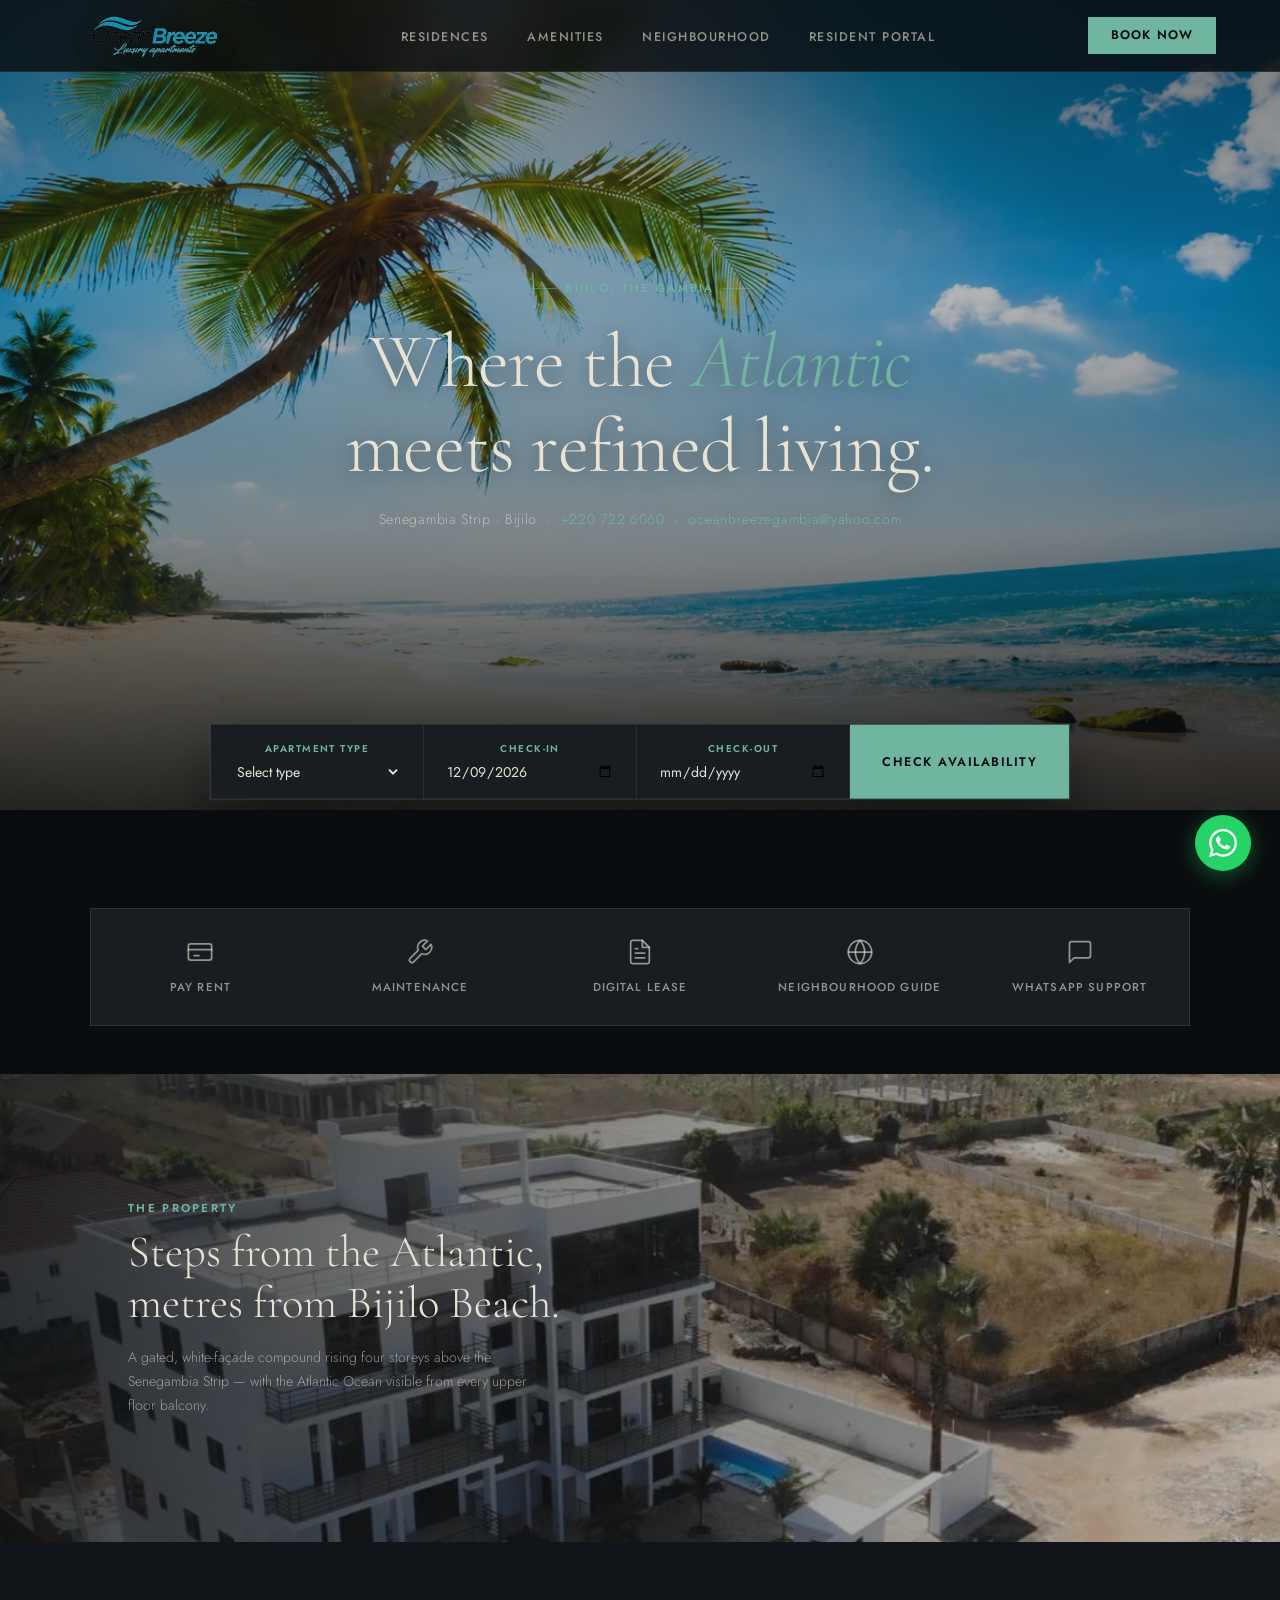
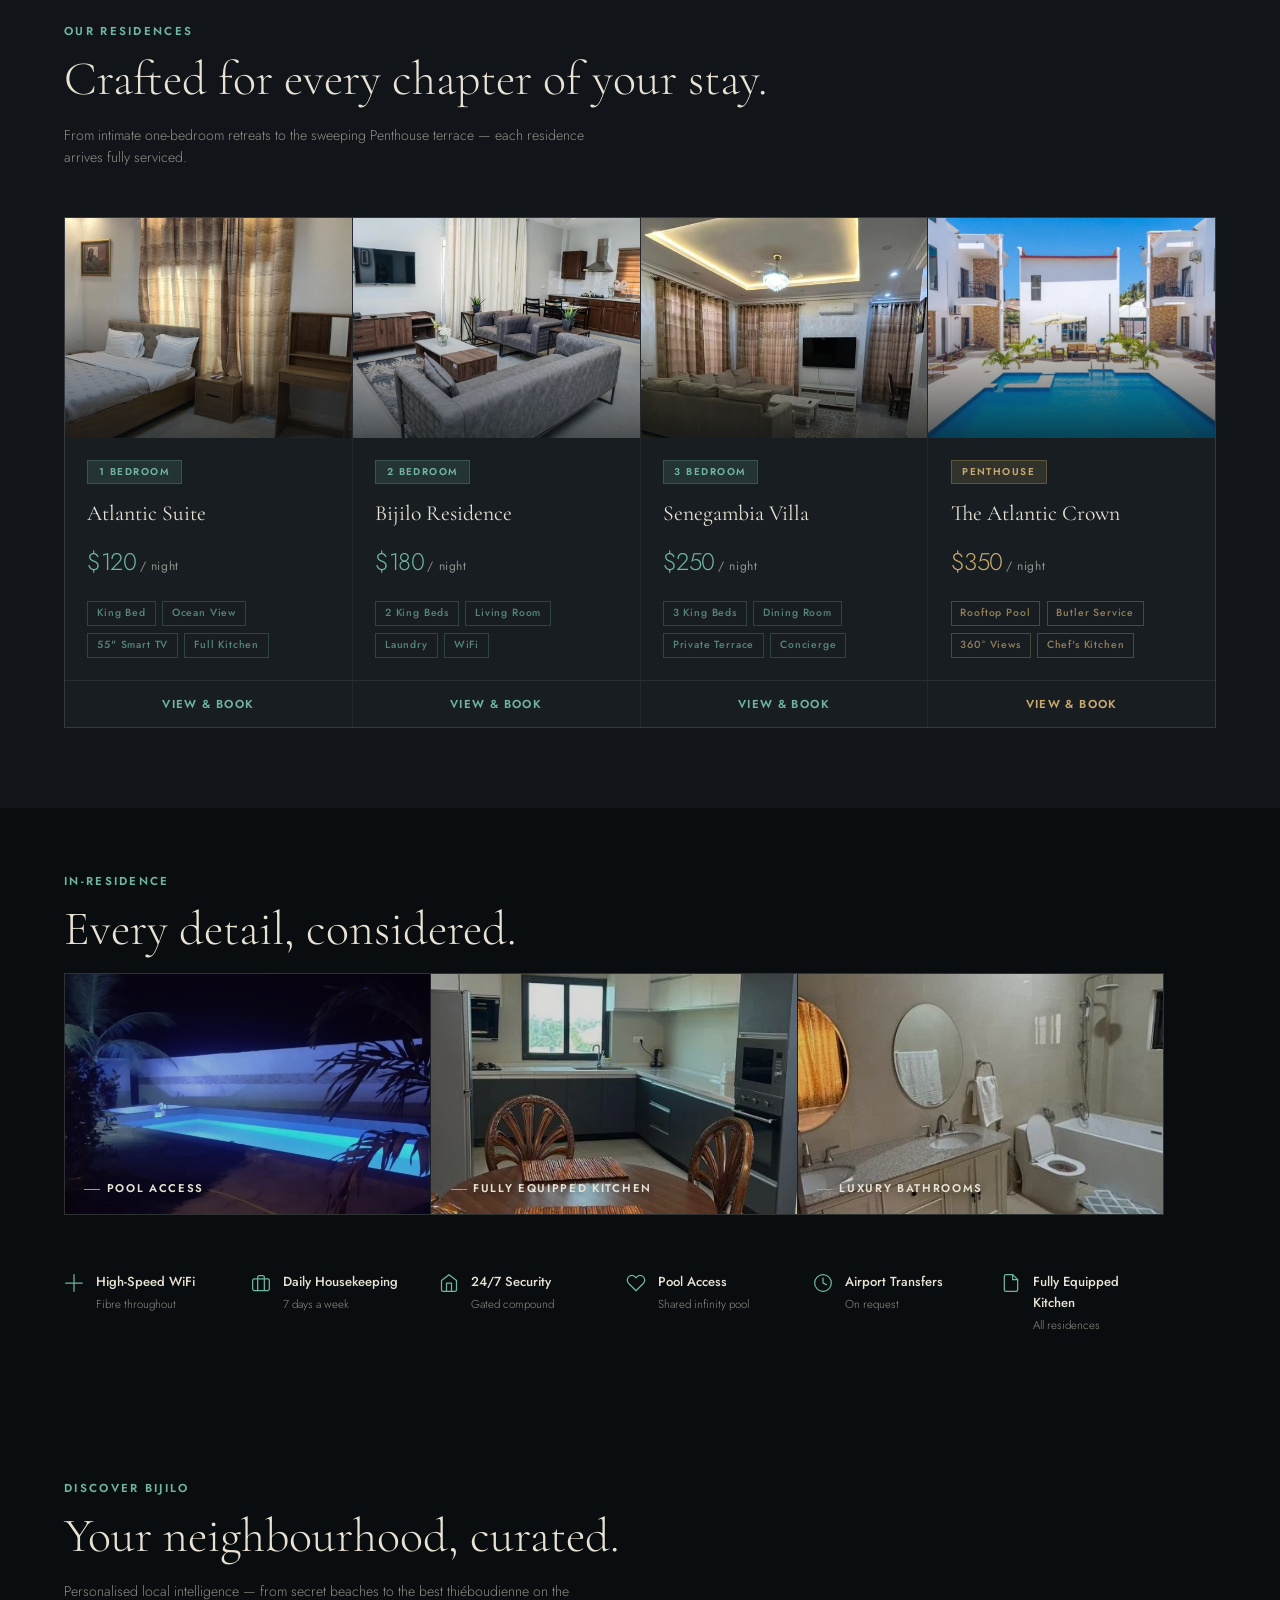
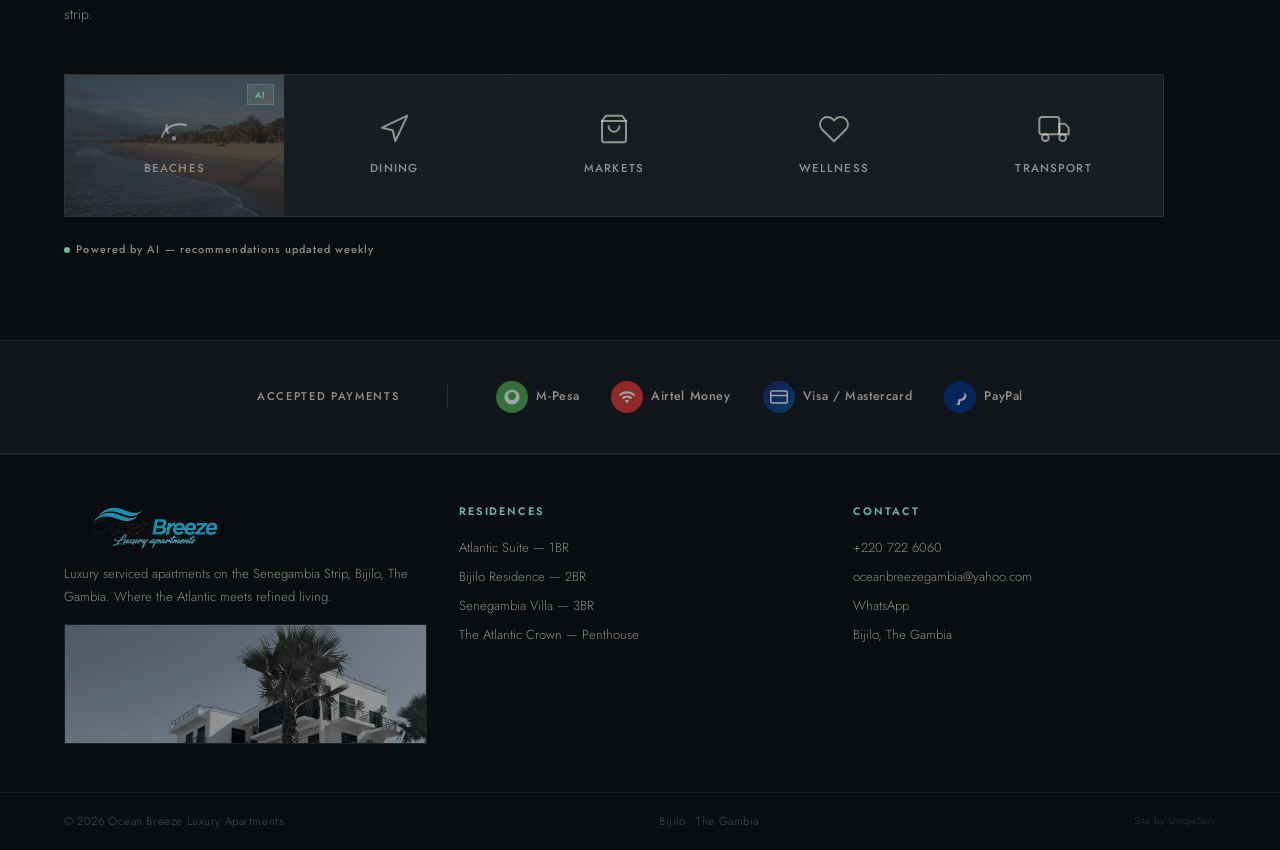
<file: index.html>
<!DOCTYPE html>
<html lang="en">
<head>
<meta charset="UTF-8">
<meta name="viewport" content="width=device-width, initial-scale=1.0">
<title>Ocean Breeze Luxury Apartments — Bijilo, The Gambia</title>
<link rel="preconnect" href="https://fonts.googleapis.com">
<link rel="preconnect" href="https://fonts.gstatic.com" crossorigin>
<link href="https://fonts.googleapis.com/css2?family=Cormorant+Garamond:ital,wght@0,300;0,400;0,500;0,600;1,300;1,400&family=Jost:wght@300;400;500;600&display=swap" rel="stylesheet">
<style>
  *, *::before, *::after { box-sizing: border-box; margin: 0; padding: 0; }

  :root {
    --charcoal: #0a0d0f;
    --charcoal-mid: #111519;
    --charcoal-light: #181d22;
    --teal: #6fb5a0;
    --teal-dim: rgba(111,181,160,0.15);
    --teal-border: rgba(111,181,160,0.25);
    --parchment: #e8e2d4;
    --parchment-dim: rgba(232,226,212,0.6);
    --gold: #c8a96e;
    --gold-dim: rgba(200,169,110,0.15);
    --gold-border: rgba(200,169,110,0.3);
    --white-5: rgba(255,255,255,0.05);
    --white-8: rgba(255,255,255,0.08);
    --white-12: rgba(255,255,255,0.12);
  }

  html { scroll-behavior: smooth; }

  body {
    background: var(--charcoal);
    color: var(--parchment);
    font-family: 'Jost', sans-serif;
    font-weight: 300;
    line-height: 1.6;
    overflow-x: hidden;
  }

  /* ── NAV ── */
  nav {
    position: fixed;
    top: 0; left: 0; right: 0;
    z-index: 100;
    display: flex;
    align-items: center;
    justify-content: space-between;
    padding: 0 5vw;
    height: 72px;
    background: rgba(10,13,15,0.82);
    backdrop-filter: blur(16px);
    -webkit-backdrop-filter: blur(16px);
    border-bottom: 1px solid var(--white-8);
    transition: background 0.3s;
  }

  .nav-logo {
    display: inline-flex;
    align-items: center;
    justify-content: center;
    width: 184px;
    height: 48px;
    padding: 0;
    background: transparent;
    border: 0;
    box-shadow: none;
    text-decoration: none;
    flex-shrink: 0;
  }
  .nav-logo img {
    display: block;
    width: 100%;
    height: 100%;
    object-fit: contain;
    opacity: 0.92;
    filter: drop-shadow(0 8px 18px rgba(0,0,0,0.28));
  }

  .nav-links {
    display: flex;
    gap: 2.4rem;
    list-style: none;
  }
  .nav-links a {
    font-size: 0.78rem;
    font-weight: 500;
    letter-spacing: 0.12em;
    text-transform: uppercase;
    color: var(--parchment-dim);
    text-decoration: none;
    transition: color 0.2s;
  }
  .nav-links a:hover { color: var(--teal); }

  .btn-book {
    display: inline-flex;
    align-items: center;
    gap: 0.4rem;
    padding: 0.55rem 1.4rem;
    background: var(--teal);
    color: var(--charcoal);
    font-family: 'Jost', sans-serif;
    font-size: 0.78rem;
    font-weight: 600;
    letter-spacing: 0.1em;
    text-transform: uppercase;
    text-decoration: none;
    border: none;
    cursor: pointer;
    transition: background 0.2s, transform 0.15s;
  }
  .btn-book:hover { background: #88c9b4; transform: translateY(-1px); }

  .nav-hamburger {
    display: none;
    flex-direction: column;
    gap: 5px;
    cursor: pointer;
    background: none;
    border: none;
    padding: 4px;
  }
  .nav-hamburger span {
    display: block;
    width: 22px;
    height: 1.5px;
    background: var(--parchment);
    transition: all 0.3s;
  }

  /* ── HERO ── */
  .hero {
    position: relative;
    height: 90vh;
    min-height: 600px;
    display: flex;
    flex-direction: column;
    justify-content: center;
    align-items: center;
    text-align: center;
    overflow: hidden;
    padding-top: 72px;
  }

  .hero-photo {
    position: absolute;
    inset: 0;
    width: 100%;
    height: 100%;
    object-fit: cover;
    object-position: center 40%;
    transform: scale(1.04);
    animation: heroZoom 18s ease-in-out infinite alternate;
  }

  @keyframes heroZoom {
    0%   { transform: scale(1.04) translateX(0); }
    100% { transform: scale(1.1) translateX(-1%); }
  }

  .hero-bg {
    position: absolute;
    inset: 0;
    background:
      linear-gradient(to bottom,
        rgba(10,13,15,0.55) 0%,
        rgba(10,13,15,0.3) 35%,
        rgba(10,13,15,0.45) 65%,
        rgba(10,13,15,0.88) 100%),
      linear-gradient(135deg, rgba(111,181,160,0.08) 0%, transparent 60%);
    z-index: 1;
  }

  .hero-content {
    position: relative;
    z-index: 2;
    text-shadow: 0 2px 20px rgba(0,0,0,0.4);
    max-width: 860px;
    padding: 0 5vw;
  }

  .hero-eyebrow {
    display: inline-flex;
    align-items: center;
    gap: 0.5rem;
    font-size: 0.72rem;
    font-weight: 500;
    letter-spacing: 0.2em;
    text-transform: uppercase;
    color: var(--teal);
    margin-bottom: 1.4rem;
    opacity: 0;
    animation: fadeUp 0.8s 0.3s forwards;
  }
  .hero-eyebrow::before, .hero-eyebrow::after {
    content: '';
    display: block;
    width: 28px;
    height: 1px;
    background: var(--teal);
    opacity: 0.5;
  }

  .hero-headline {
    font-family: 'Cormorant Garamond', serif;
    font-size: clamp(2.6rem, 6vw, 5rem);
    font-weight: 300;
    line-height: 1.1;
    letter-spacing: -0.01em;
    color: var(--parchment);
    margin-bottom: 1.2rem;
    opacity: 0;
    animation: fadeUp 0.9s 0.5s forwards;
  }
  .hero-headline em {
    font-style: italic;
    color: var(--teal);
  }

  .hero-sub {
    font-size: 0.88rem;
    font-weight: 300;
    letter-spacing: 0.05em;
    color: var(--parchment-dim);
    margin-bottom: 0;
    opacity: 0;
    animation: fadeUp 0.9s 0.7s forwards;
  }
  .hero-sub a { color: var(--teal); text-decoration: none; }
  .hero-sub a:hover { text-decoration: underline; }

  @keyframes fadeUp {
    from { opacity: 0; transform: translateY(20px); }
    to   { opacity: 1; transform: translateY(0); }
  }

  /* Booking bar */
  .booking-bar-wrap {
    position: absolute;
    bottom: 1.5rem; left: 0; right: 0;
    z-index: 3;
    display: flex;
    justify-content: center;
    padding: 0 5vw;
    transform: translateY(18%);
  }

  .booking-bar {
    display: flex;
    align-items: stretch;
    background: var(--charcoal-light);
    border: 1px solid var(--white-12);
    max-width: 860px;
    width: 100%;
    box-shadow: 0 24px 60px rgba(0,0,0,0.5), 0 0 0 1px rgba(111,181,160,0.08);
  }

  .booking-field {
    flex: 1;
    display: flex;
    flex-direction: column;
    justify-content: center;
    padding: 1rem 1.4rem;
    border-right: 1px solid var(--white-8);
    cursor: pointer;
    transition: background 0.2s;
    min-width: 0;
  }
  .booking-field:hover { background: var(--white-5); }

  .booking-field label {
    font-size: 0.62rem;
    font-weight: 600;
    letter-spacing: 0.15em;
    text-transform: uppercase;
    color: var(--teal);
    margin-bottom: 0.25rem;
  }

  .booking-field select,
  .booking-field input {
    background: none;
    border: none;
    outline: none;
    color: var(--parchment);
    font-family: 'Jost', sans-serif;
    font-size: 0.88rem;
    font-weight: 400;
    width: 100%;
    cursor: pointer;
  }
  .booking-field select option { background: var(--charcoal-light); }

  .booking-bar .btn-book {
    display: inline-flex;
    align-items: center;
    justify-content: center;
    align-self: stretch;
    flex-shrink: 0;
    padding: 0 2rem;
    font-size: 0.78rem;
    letter-spacing: 0.12em;
    line-height: 1.15;
    text-align: center;
    white-space: nowrap;
  }

  /* ── PORTAL STRIP ── */
  .portal-strip {
    margin-top: calc(50px + 3rem);
    padding: 0 5vw 3rem;
  }

  .portal-strip-inner {
    display: grid;
    grid-template-columns: repeat(5, 1fr);
    gap: 1px;
    background: var(--white-8);
    border: 1px solid var(--white-8);
    max-width: 1100px;
    margin: 0 auto;
  }

  .portal-tile {
    display: flex;
    flex-direction: column;
    align-items: center;
    justify-content: center;
    gap: 0.75rem;
    padding: 1.8rem 1rem;
    background: var(--charcoal-light);
    text-decoration: none;
    transition: background 0.2s, transform 0.2s;
    cursor: pointer;
  }
  .portal-tile:hover {
    background: var(--teal-dim);
    transform: translateY(-2px);
  }
  .portal-tile:hover .portal-icon { stroke: var(--teal); }
  .portal-tile:hover .portal-label { color: var(--teal); }

  .portal-icon {
    width: 28px;
    height: 28px;
    stroke: var(--parchment-dim);
    fill: none;
    stroke-width: 1.5;
    stroke-linecap: round;
    stroke-linejoin: round;
    transition: stroke 0.2s;
  }

  .portal-label {
    font-size: 0.72rem;
    font-weight: 500;
    letter-spacing: 0.1em;
    text-transform: uppercase;
    color: var(--parchment-dim);
    text-align: center;
    transition: color 0.2s;
  }

  /* ── CINEMATIC STRIP ── */
  .cinematic-strip {
    position: relative;
    height: 52vh;
    min-height: 340px;
    overflow: hidden;
    display: flex;
    align-items: center;
    justify-content: center;
  }
  .cinematic-strip img {
    position: absolute;
    inset: 0;
    width: 100%;
    height: 100%;
    object-fit: cover;
    object-position: center 35%;
    transform: scale(1.06);
    transition: transform 8s ease;
  }
  .cinematic-strip:hover img { transform: scale(1.1); }
  .cinematic-strip-overlay {
    position: absolute;
    inset: 0;
    background: linear-gradient(to right,
      rgba(10,13,15,0.8) 0%,
      rgba(10,13,15,0.5) 40%,
      rgba(10,13,15,0.2) 100%);
  }
  .cinematic-strip-content {
    position: relative;
    z-index: 2;
    padding: 0 5vw;
    max-width: 600px;
    margin-right: auto;
    margin-left: 5vw;
  }
  .cinematic-strip-content .section-eyebrow { margin-bottom: 0.6rem; }
  .cinematic-strip-content h2 {
    font-family: 'Cormorant Garamond', serif;
    font-size: clamp(1.8rem, 3.5vw, 2.8rem);
    font-weight: 300;
    line-height: 1.15;
    color: var(--parchment);
    margin-bottom: 1rem;
  }
  .cinematic-strip-content p {
    font-size: 0.88rem;
    color: var(--parchment-dim);
    line-height: 1.7;
    max-width: 420px;
  }

  /* ── RESIDENCE CARD PHOTO ── */
  .res-illustration {
    width: 100%;
    height: 220px;
    overflow: hidden;
    position: relative;
    background: var(--charcoal);
  }
  .res-illustration img {
    width: 100%;
    height: 100%;
    object-fit: cover;
    object-position: center;
    transition: transform 0.6s ease;
    display: block;
  }
  .res-card:hover .res-illustration img { transform: scale(1.05); }
  .res-illustration-overlay {
    position: absolute;
    bottom: 0; left: 0; right: 0;
    height: 60%;
    background: linear-gradient(to top, rgba(10,13,15,0.7) 0%, transparent 100%);
    pointer-events: none;
  }

  /* ── AMENITIES PHOTO ROW ── */
  .amenities-photos {
    display: grid;
    grid-template-columns: repeat(3, 1fr);
    gap: 1px;
    background: var(--white-8);
    border: 1px solid var(--white-8);
    max-width: 1100px;
    margin-bottom: 3.5rem;
    overflow: hidden;
  }
  .amenities-photo {
    position: relative;
    height: 240px;
    overflow: hidden;
  }
  .amenities-photo img {
    width: 100%;
    height: 100%;
    object-fit: cover;
    object-position: center;
    transition: transform 0.5s ease;
    display: block;
    filter: brightness(0.85);
  }
  .amenities-photo:hover img { transform: scale(1.04); filter: brightness(0.95); }
  .amenities-photo-label {
    position: absolute;
    bottom: 1rem; left: 1.2rem;
    font-size: 0.7rem;
    font-weight: 600;
    letter-spacing: 0.15em;
    text-transform: uppercase;
    color: var(--parchment);
    text-shadow: 0 1px 8px rgba(0,0,0,0.6);
  }
  .amenities-photo-label::before {
    content: '';
    display: inline-block;
    width: 16px;
    height: 1px;
    background: var(--teal);
    margin-right: 0.4rem;
    vertical-align: middle;
  }

  /* ── NEIGHBOURHOOD BEACH TILE ── */
  .nb-tile-photo {
    position: absolute;
    inset: 0;
    width: 100%;
    height: 100%;
    object-fit: cover;
    object-position: center;
    opacity: 0.25;
    transition: opacity 0.3s;
  }
  .nb-tile:hover .nb-tile-photo { opacity: 0.35; }

  /* ── FOOTER PHOTO ── */
  .footer-building {
    width: 100%;
    height: 120px;
    overflow: hidden;
    margin-top: 1rem;
    border: 1px solid var(--white-8);
  }
  .footer-building img {
    width: 100%;
    height: 100%;
    object-fit: cover;
    object-position: center top;
    filter: brightness(0.6) saturate(0.4);
    transition: filter 0.3s;
  }
  .footer-building:hover img { filter: brightness(0.75) saturate(0.6); }

  @media (max-width: 900px) {
    .amenities-photos { grid-template-columns: 1fr; }
    .amenities-photo { height: 200px; }
    .cinematic-strip-content { margin-left: 5vw; }
  }
  @media (max-width: 600px) {
    .cinematic-strip { height: 60vw; min-height: 260px; }
    .cinematic-strip-overlay {
      background: linear-gradient(to bottom,
        rgba(10,13,15,0.5) 0%,
        rgba(10,13,15,0.7) 100%);
    }
    .cinematic-strip-content { margin: 0; text-align: center; max-width: 100%; }
    .res-illustration { height: 200px; }
  }

  /* ── SECTION COMMON ── */
  section { padding: 5rem 5vw; }

  .section-eyebrow {
    font-size: 0.72rem;
    font-weight: 600;
    letter-spacing: 0.2em;
    text-transform: uppercase;
    color: var(--teal);
    margin-bottom: 0.75rem;
  }

  .section-title {
    font-family: 'Cormorant Garamond', serif;
    font-size: clamp(2rem, 4vw, 3rem);
    font-weight: 300;
    line-height: 1.15;
    color: var(--parchment);
    margin-bottom: 1rem;
  }

  .section-sub {
    font-size: 0.88rem;
    color: var(--parchment-dim);
    max-width: 520px;
    margin-bottom: 3rem;
  }

  /* ── RESIDENCES ── */
  #residences { background: var(--charcoal-mid); }

  .residences-grid {
    display: grid;
    grid-template-columns: repeat(4, 1fr);
    gap: 1px;
    background: var(--white-8);
    border: 1px solid var(--white-8);
    max-width: 1200px;
  }

  .res-card {
    background: var(--charcoal-light);
    display: flex;
    flex-direction: column;
    transition: transform 0.25s, box-shadow 0.25s;
    cursor: pointer;
    overflow: hidden;
  }
  .res-card:hover {
    transform: translateY(-4px);
    box-shadow: 0 20px 50px rgba(0,0,0,0.5);
    z-index: 2;
  }

  .res-body { padding: 1.4rem; flex: 1; display: flex; flex-direction: column; gap: 0.75rem; }

  .res-badge {
    display: inline-block;
    padding: 0.2rem 0.65rem;
    font-size: 0.62rem;
    font-weight: 600;
    letter-spacing: 0.15em;
    text-transform: uppercase;
    background: var(--teal-dim);
    color: var(--teal);
    border: 1px solid var(--teal-border);
    align-self: flex-start;
  }

  .res-card.penthouse .res-badge {
    background: var(--gold-dim);
    color: var(--gold);
    border-color: var(--gold-border);
  }
  .res-card.penthouse .res-price { color: var(--gold); }
  .res-card.penthouse .res-tag { border-color: var(--gold-border); color: rgba(200,169,110,0.7); }
  .res-card.penthouse:hover { box-shadow: 0 20px 50px rgba(0,0,0,0.5), 0 0 0 1px var(--gold-border); }

  .res-name {
    font-family: 'Cormorant Garamond', serif;
    font-size: 1.35rem;
    font-weight: 400;
    color: var(--parchment);
  }

  .res-price {
    font-size: 1.5rem;
    font-weight: 300;
    color: var(--teal);
    letter-spacing: -0.02em;
  }
  .res-price span {
    font-size: 0.75rem;
    font-weight: 400;
    letter-spacing: 0.05em;
    color: var(--parchment-dim);
    margin-left: 0.2rem;
  }

  .res-tags {
    display: flex;
    flex-wrap: wrap;
    gap: 0.4rem;
    margin-top: auto;
    padding-top: 0.5rem;
  }
  .res-tag {
    font-size: 0.65rem;
    font-weight: 500;
    letter-spacing: 0.08em;
    padding: 0.2rem 0.55rem;
    border: 1px solid var(--teal-border);
    color: rgba(111,181,160,0.7);
  }

  .res-cta {
    display: block;
    text-align: center;
    padding: 0.85rem;
    background: none;
    border: none;
    border-top: 1px solid var(--white-8);
    font-family: 'Jost', sans-serif;
    font-size: 0.72rem;
    font-weight: 600;
    letter-spacing: 0.12em;
    text-transform: uppercase;
    color: var(--teal);
    cursor: pointer;
    transition: background 0.2s;
    text-decoration: none;
  }
  .res-cta:hover { background: var(--teal-dim); }
  .res-card.penthouse .res-cta { color: var(--gold); }
  .res-card.penthouse .res-cta:hover { background: var(--gold-dim); }

  /* ── NEIGHBOURHOOD ── */
  #neighbourhood { background: var(--charcoal); }

  .neighbourhood-grid {
    display: flex;
    gap: 1px;
    background: var(--white-8);
    border: 1px solid var(--white-8);
    max-width: 1100px;
  }

  .nb-tile {
    flex: 1;
    display: flex;
    flex-direction: column;
    align-items: center;
    justify-content: center;
    gap: 0.9rem;
    padding: 2.4rem 1rem;
    background: var(--charcoal-light);
    text-decoration: none;
    transition: background 0.2s;
    cursor: pointer;
    position: relative;
  }
  .nb-tile:hover { background: var(--teal-dim); }
  .nb-tile:hover .nb-icon { stroke: var(--teal); }
  .nb-tile:hover .nb-label { color: var(--teal); }

  .nb-icon {
    width: 32px;
    height: 32px;
    stroke: var(--parchment-dim);
    fill: none;
    stroke-width: 1.5;
    stroke-linecap: round;
    stroke-linejoin: round;
    transition: stroke 0.2s;
  }

  .nb-label {
    font-size: 0.72rem;
    font-weight: 500;
    letter-spacing: 0.1em;
    text-transform: uppercase;
    color: var(--parchment-dim);
    transition: color 0.2s;
  }

  .ai-chip {
    position: absolute;
    top: 0.6rem; right: 0.6rem;
    font-size: 0.55rem;
    font-weight: 600;
    letter-spacing: 0.12em;
    text-transform: uppercase;
    padding: 0.15rem 0.45rem;
    background: linear-gradient(135deg, rgba(111,181,160,0.2), rgba(200,169,110,0.15));
    border: 1px solid rgba(111,181,160,0.3);
    color: var(--teal);
    display: none;
  }
  .nb-tile:first-child .ai-chip { display: block; }

  .ai-badge {
    display: inline-flex;
    align-items: center;
    gap: 0.4rem;
    font-size: 0.68rem;
    font-weight: 500;
    letter-spacing: 0.1em;
    color: var(--parchment-dim);
    margin-top: 1.5rem;
  }
  .ai-badge::before {
    content: '';
    display: block;
    width: 6px;
    height: 6px;
    background: var(--teal);
    border-radius: 50%;
    animation: pulse 2s ease-in-out infinite;
  }
  @keyframes pulse {
    0%, 100% { opacity: 1; transform: scale(1); }
    50% { opacity: 0.4; transform: scale(0.7); }
  }

  /* ── PAYMENT ── */
  .payment-bar {
    padding: 2.5rem 5vw;
    background: var(--charcoal-mid);
    border-top: 1px solid var(--white-8);
    border-bottom: 1px solid var(--white-8);
  }

  .payment-bar-inner {
    max-width: 900px;
    margin: 0 auto;
    display: flex;
    align-items: center;
    justify-content: center;
    gap: 3rem;
    flex-wrap: wrap;
  }

  .pay-label {
    font-size: 0.7rem;
    font-weight: 500;
    letter-spacing: 0.15em;
    text-transform: uppercase;
    color: var(--parchment-dim);
  }

  .pay-divider {
    width: 1px;
    height: 24px;
    background: var(--white-12);
  }

  .pay-logos {
    display: flex;
    align-items: center;
    gap: 2rem;
  }

  .pay-logo {
    display: flex;
    align-items: center;
    gap: 0.5rem;
    opacity: 0.6;
    transition: opacity 0.2s;
    cursor: default;
  }
  .pay-logo:hover { opacity: 1; }

  .pay-logo-mark {
    width: 32px;
    height: 32px;
    border-radius: 50%;
    display: flex;
    align-items: center;
    justify-content: center;
    font-size: 0.62rem;
    font-weight: 700;
  }

  .pay-logo-name {
    font-size: 0.78rem;
    font-weight: 500;
    letter-spacing: 0.05em;
    color: var(--parchment);
  }

  /* ── FOOTER ── */
  footer {
    padding: 3rem 5vw;
    background: var(--charcoal);
    border-top: 1px solid var(--white-8);
    display: grid;
    grid-template-columns: 1fr 1fr 1fr;
    gap: 2rem;
    max-width: 100%;
  }

  .footer-brand .nav-logo { margin-bottom: 0.75rem; }
  .footer-brand p {
    font-size: 0.82rem;
    color: var(--parchment-dim);
    line-height: 1.7;
  }

  .footer-col h4 {
    font-size: 0.68rem;
    font-weight: 600;
    letter-spacing: 0.18em;
    text-transform: uppercase;
    color: var(--teal);
    margin-bottom: 1rem;
  }

  .footer-col a {
    display: block;
    font-size: 0.82rem;
    color: var(--parchment-dim);
    text-decoration: none;
    margin-bottom: 0.5rem;
    transition: color 0.2s;
  }
  .footer-col a:hover { color: var(--parchment); }

  .footer-bottom {
    padding: 1.2rem 5vw;
    background: var(--charcoal);
    border-top: 1px solid var(--white-5);
    display: flex;
    align-items: center;
    justify-content: space-between;
    font-size: 0.72rem;
    color: rgba(232,226,212,0.3);
    letter-spacing: 0.05em;
  }

  /* ── WHATSAPP FAB ── */
  .fab-whatsapp {
    position: fixed;
    bottom: 1.8rem;
    right: 1.8rem;
    z-index: 200;
    width: 56px;
    height: 56px;
    border-radius: 50%;
    background: #25d366;
    display: flex;
    align-items: center;
    justify-content: center;
    box-shadow: 0 4px 20px rgba(37,211,102,0.4), 0 2px 8px rgba(0,0,0,0.3);
    text-decoration: none;
    transition: transform 0.2s, box-shadow 0.2s;
    animation: fabBounce 3s ease-in-out 2s infinite;
  }
  .fab-whatsapp:hover {
    transform: scale(1.1);
    box-shadow: 0 6px 28px rgba(37,211,102,0.5), 0 2px 8px rgba(0,0,0,0.3);
  }
  @keyframes fabBounce {
    0%, 100% { transform: translateY(0); }
    50% { transform: translateY(-4px); }
  }
  .fab-whatsapp svg { width: 28px; height: 28px; fill: white; }

  /* ── RESPONSIVE ── */
  @media (max-width: 900px) {
    .nav-links, .btn-book { display: none; }
    .nav-hamburger { display: flex; }

    .booking-bar {
      flex-direction: column;
      gap: 0;
    }
    .booking-bar-wrap {
      bottom: 3rem;
      transform: none;
    }
    .booking-field { border-right: none; border-bottom: 1px solid var(--white-8); }
    .booking-bar .btn-book { display: flex; justify-content: center; padding: 1rem; }

    .portal-strip-inner { grid-template-columns: repeat(3, 1fr); }
    .portal-tile:last-child:nth-child(5) { grid-column: 2; }

    .residences-grid { grid-template-columns: repeat(2, 1fr); }
    .neighbourhood-grid { flex-wrap: wrap; }
    .nb-tile { flex: 1 1 calc(33% - 1px); min-width: 120px; }

    footer { grid-template-columns: 1fr 1fr; }
    .footer-brand { grid-column: 1 / -1; }
  }

  @media (max-width: 600px) {
    .nav-logo { width: 154px; height: 42px; }
    .booking-bar-wrap { padding: 0 3vw; }
    .portal-strip-inner { grid-template-columns: repeat(2, 1fr); }
    .portal-tile:last-child { grid-column: 1 / -1; }
    .residences-grid { grid-template-columns: 1fr; }
    .neighbourhood-grid { flex-direction: column; }
    .nb-tile { flex: none; width: 100%; }
    .payment-bar-inner { gap: 1.5rem; }
    .pay-divider { display: none; }
    footer { grid-template-columns: 1fr; }
    .footer-bottom { flex-direction: column; gap: 0.5rem; text-align: center; }
  }

  /* Mobile nav drawer */
  .nav-drawer {
    display: none;
    position: fixed;
    top: 72px; left: 0; right: 0;
    background: rgba(10,13,15,0.97);
    backdrop-filter: blur(16px);
    z-index: 99;
    border-bottom: 1px solid var(--white-8);
    padding: 1.5rem 5vw 2rem;
  }
  .nav-drawer.open { display: block; }
  .nav-drawer ul { list-style: none; margin-bottom: 1.5rem; }
  .nav-drawer ul li { padding: 0.8rem 0; border-bottom: 1px solid var(--white-5); }
  .nav-drawer ul a {
    font-size: 0.9rem;
    font-weight: 500;
    letter-spacing: 0.08em;
    text-transform: uppercase;
    color: var(--parchment-dim);
    text-decoration: none;
  }
  .nav-drawer .btn-book { display: inline-flex; }
</style>
</head>
<body>

<!-- NAV -->
<nav id="navbar">
  <a href="#" class="nav-logo" aria-label="Ocean Breeze Luxury Apartments home">
    <img src="assets/logo/oceanbreeze-logo.webp" alt="Ocean Breeze Luxury Apartments">
  </a>
  <ul class="nav-links">
    <li><a href="#residences">Residences</a></li>
    <li><a href="#amenities">Amenities</a></li>
    <li><a href="pages/neighbourhood.html">Neighbourhood</a></li>
    <li><a href="portal.html">Resident Portal</a></li>
  </ul>
  <a href="pages/booking.html" class="btn-book">Book Now</a>
  <button class="nav-hamburger" id="hamburger" aria-label="Menu">
    <span></span><span></span><span></span>
  </button>
</nav>

<!-- MOBILE DRAWER -->
<div class="nav-drawer" id="navDrawer">
  <ul>
    <li><a href="#residences" onclick="closeDrawer()">Residences</a></li>
    <li><a href="#amenities" onclick="closeDrawer()">Amenities</a></li>
    <li><a href="pages/neighbourhood.html" onclick="closeDrawer()">Neighbourhood</a></li>
    <li><a href="portal.html" onclick="closeDrawer()">Resident Portal</a></li>
  </ul>
  <a href="pages/booking.html" class="btn-book" onclick="closeDrawer()">Book Now</a>
</div>

<!-- HERO -->
<section class="hero" id="home">
  <img src="assets/hero/hero.webp" alt="Bijilo Atlantic Beach" class="hero-photo">
  <div class="hero-bg"></div>
  <div class="hero-content">
    <div class="hero-eyebrow">Bijilo, The Gambia</div>
    <h1 class="hero-headline">Where the <em>Atlantic</em><br>meets refined living.</h1>
    <p class="hero-sub">
      Senegambia Strip · Bijilo &nbsp;·&nbsp;
      <a href="tel:+2207226060">+220 722 6060</a> &nbsp;·&nbsp;
      <a href="mailto:oceanbreezegambia@yahoo.com">oceanbreezegambia@yahoo.com</a>
    </p>
  </div>

  <!-- BOOKING BAR -->
  <div class="booking-bar-wrap">
    <div class="booking-bar">
      <div class="booking-field">
        <label>Apartment Type</label>
        <select>
          <option value="">Select type</option>
          <option>1 Bedroom — $120/night</option>
          <option>2 Bedroom — $180/night</option>
          <option>3 Bedroom — $250/night</option>
          <option>Penthouse — $350/night</option>
        </select>
      </div>
      <div class="booking-field">
        <label>Check-In</label>
        <input type="date" placeholder="Select date">
      </div>
      <div class="booking-field">
        <label>Check-Out</label>
        <input type="date" placeholder="Select date">
      </div>
      <button class="btn-book" onclick="handleBooking()">Check Availability</button>
    </div>
  </div>
</section>

<!-- PORTAL STRIP -->
<div class="portal-strip" id="portal">
  <div class="portal-strip-inner">

    <a href="portal.html" class="portal-tile">
      <svg class="portal-icon" viewBox="0 0 24 24">
        <rect x="2" y="5" width="20" height="14" rx="2"/>
        <path d="M2 10h20"/>
        <path d="M7 15h4"/>
      </svg>
      <span class="portal-label">Pay Rent</span>
    </a>

    <a href="portal.html" class="portal-tile">
      <svg class="portal-icon" viewBox="0 0 24 24">
        <path d="M14.7 6.3a1 1 0 0 0 0 1.4l1.6 1.6a1 1 0 0 0 1.4 0l3.77-3.77a6 6 0 0 1-7.94 7.94l-6.91 6.91a2.12 2.12 0 0 1-3-3l6.91-6.91a6 6 0 0 1 7.94-7.94l-3.76 3.76z"/>
      </svg>
      <span class="portal-label">Maintenance</span>
    </a>

    <a href="portal.html" class="portal-tile">
      <svg class="portal-icon" viewBox="0 0 24 24">
        <path d="M14 2H6a2 2 0 0 0-2 2v16a2 2 0 0 0 2 2h12a2 2 0 0 0 2-2V8z"/>
        <polyline points="14 2 14 8 20 8"/>
        <line x1="16" y1="13" x2="8" y2="13"/>
        <line x1="16" y1="17" x2="8" y2="17"/>
        <polyline points="10 9 9 9 8 9"/>
      </svg>
      <span class="portal-label">Digital Lease</span>
    </a>

    <a href="pages/neighbourhood.html" class="portal-tile">
      <svg class="portal-icon" viewBox="0 0 24 24">
        <circle cx="12" cy="12" r="10"/>
        <line x1="2" y1="12" x2="22" y2="12"/>
        <path d="M12 2a15.3 15.3 0 0 1 4 10 15.3 15.3 0 0 1-4 10 15.3 15.3 0 0 1-4-10 15.3 15.3 0 0 1 4-10z"/>
      </svg>
      <span class="portal-label">Neighbourhood Guide</span>
    </a>

    <a href="https://wa.me/+2207226060" target="_blank" rel="noopener" class="portal-tile">
      <svg class="portal-icon" viewBox="0 0 24 24">
        <path d="M21 15a2 2 0 0 1-2 2H7l-4 4V5a2 2 0 0 1 2-2h14a2 2 0 0 1 2 2z"/>
      </svg>
      <span class="portal-label">WhatsApp Support</span>
    </a>

  </div>
</div>

<!-- CINEMATIC AERIAL STRIP -->
<div class="cinematic-strip">
  <img src="assets/images/ocean-breeze-luxury-apartments-booking-05.webp" alt="Ocean Breeze Apartments aerial view — Bijilo, The Gambia">
  <div class="cinematic-strip-overlay"></div>
  <div class="cinematic-strip-content">
    <div class="section-eyebrow">The Property</div>
    <h2>Steps from the Atlantic,<br>metres from Bijilo Beach.</h2>
    <p>A gated, white-façade compound rising four storeys above the Senegambia Strip — with the Atlantic Ocean visible from every upper floor balcony.</p>
  </div>
</div>

<!-- RESIDENCES -->
<section id="residences">
  <div class="section-eyebrow">Our Residences</div>
  <h2 class="section-title">Crafted for every chapter of your stay.</h2>
  <p class="section-sub">From intimate one-bedroom retreats to the sweeping Penthouse terrace — each residence arrives fully serviced.</p>

  <div class="residences-grid">

    <!-- 1BR -->
    <div class="res-card">
      <div class="res-illustration">
        <img src="assets/images/ocean-breeze-luxury-apartments-booking-06.webp" alt="Atlantic Suite — 1 Bedroom">
        <div class="res-illustration-overlay"></div>
      </div>
      <div class="res-body">
        <span class="res-badge">1 Bedroom</span>
        <div class="res-name">Atlantic Suite</div>
        <div class="res-price">$120<span>/ night</span></div>
        <div class="res-tags">
          <span class="res-tag">King Bed</span>
          <span class="res-tag">Ocean View</span>
          <span class="res-tag">55" Smart TV</span>
          <span class="res-tag">Full Kitchen</span>
        </div>
      </div>
      <a href="pages/booking.html" class="res-cta">View &amp; Book</a>
    </div>

    <!-- 2BR -->
    <div class="res-card">
      <div class="res-illustration">
        <img src="assets/images/ocean-breeze-luxury-apartments-booking-14.webp" alt="Bijilo Residence — 2 Bedroom open-plan living">
        <div class="res-illustration-overlay"></div>
      </div>
      <div class="res-body">
        <span class="res-badge">2 Bedroom</span>
        <div class="res-name">Bijilo Residence</div>
        <div class="res-price">$180<span>/ night</span></div>
        <div class="res-tags">
          <span class="res-tag">2 King Beds</span>
          <span class="res-tag">Living Room</span>
          <span class="res-tag">Laundry</span>
          <span class="res-tag">WiFi</span>
        </div>
      </div>
      <a href="pages/booking.html" class="res-cta">View &amp; Book</a>
    </div>

    <!-- 3BR -->
    <div class="res-card">
      <div class="res-illustration">
        <img src="assets/images/ocean-breeze-luxury-apartments-booking-04.webp" alt="Senegambia Villa — 3 Bedroom grand living room">
        <div class="res-illustration-overlay"></div>
      </div>
      <div class="res-body">
        <span class="res-badge">3 Bedroom</span>
        <div class="res-name">Senegambia Villa</div>
        <div class="res-price">$250<span>/ night</span></div>
        <div class="res-tags">
          <span class="res-tag">3 King Beds</span>
          <span class="res-tag">Dining Room</span>
          <span class="res-tag">Private Terrace</span>
          <span class="res-tag">Concierge</span>
        </div>
      </div>
      <a href="pages/booking.html" class="res-cta">View &amp; Book</a>
    </div>

    <!-- PENTHOUSE -->
    <div class="res-card penthouse">
      <div class="res-illustration">
        <img src="assets/images/ocean-breeze-luxury-apartments-booking-13.webp" alt="The Atlantic Crown — Penthouse pool courtyard">
        <div class="res-illustration-overlay"></div>
      </div>
      <div class="res-body">
        <span class="res-badge">Penthouse</span>
        <div class="res-name">The Atlantic Crown</div>
        <div class="res-price" style="color:var(--gold)">$350<span>/ night</span></div>
        <div class="res-tags">
          <span class="res-tag">Rooftop Pool</span>
          <span class="res-tag">Butler Service</span>
          <span class="res-tag">360° Views</span>
          <span class="res-tag">Chef's Kitchen</span>
        </div>
      </div>
      <a href="pages/booking.html" class="res-cta">View &amp; Book</a>
    </div>

  </div>
</section>

<!-- AMENITIES STRIP -->
<section id="amenities" style="background:var(--charcoal);padding:4rem 5vw;">
  <div class="section-eyebrow">In-Residence</div>
  <h2 class="section-title">Every detail, considered.</h2>

  <div class="amenities-photos">
    <div class="amenities-photo">
      <img src="assets/images/ocean-breeze-luxury-apartments-booking-11.webp" alt="Swimming pool illuminated at night">
      <span class="amenities-photo-label">Pool Access</span>
    </div>
    <div class="amenities-photo">
      <img src="assets/images/ocean-breeze-luxury-apartments-booking-03.webp" alt="Fully equipped gourmet kitchen">
      <span class="amenities-photo-label">Fully Equipped Kitchen</span>
    </div>
    <div class="amenities-photo">
      <img src="assets/images/ocean-breeze-luxury-apartments-booking-07.webp" alt="Luxury bathroom with double vanity">
      <span class="amenities-photo-label">Luxury Bathrooms</span>
    </div>
  </div>

  <div style="display:grid;grid-template-columns:repeat(auto-fit,minmax(160px,1fr));gap:1.5rem;max-width:1100px;margin-top:2rem;">
    <div style="display:flex;gap:0.75rem;align-items:flex-start;">
      <svg width="20" height="20" viewBox="0 0 24 24" fill="none" stroke="var(--teal)" stroke-width="1.5" stroke-linecap="round" stroke-linejoin="round" style="flex-shrink:0;margin-top:2px"><path d="M12 2v20M2 12h20"/></svg>
      <div>
        <div style="font-size:0.82rem;font-weight:500;color:var(--parchment);margin-bottom:0.2rem;">High-Speed WiFi</div>
        <div style="font-size:0.72rem;color:var(--parchment-dim);">Fibre throughout</div>
      </div>
    </div>
    <div style="display:flex;gap:0.75rem;align-items:flex-start;">
      <svg width="20" height="20" viewBox="0 0 24 24" fill="none" stroke="var(--teal)" stroke-width="1.5" stroke-linecap="round" stroke-linejoin="round" style="flex-shrink:0;margin-top:2px"><rect x="2" y="7" width="20" height="14" rx="2"/><path d="M16 21V5a2 2 0 0 0-2-2h-4a2 2 0 0 0-2 2v16"/></svg>
      <div>
        <div style="font-size:0.82rem;font-weight:500;color:var(--parchment);margin-bottom:0.2rem;">Daily Housekeeping</div>
        <div style="font-size:0.72rem;color:var(--parchment-dim);">7 days a week</div>
      </div>
    </div>
    <div style="display:flex;gap:0.75rem;align-items:flex-start;">
      <svg width="20" height="20" viewBox="0 0 24 24" fill="none" stroke="var(--teal)" stroke-width="1.5" stroke-linecap="round" stroke-linejoin="round" style="flex-shrink:0;margin-top:2px"><path d="M3 9l9-7 9 7v11a2 2 0 0 1-2 2H5a2 2 0 0 1-2-2z"/><polyline points="9 22 9 12 15 12 15 22"/></svg>
      <div>
        <div style="font-size:0.82rem;font-weight:500;color:var(--parchment);margin-bottom:0.2rem;">24/7 Security</div>
        <div style="font-size:0.72rem;color:var(--parchment-dim);">Gated compound</div>
      </div>
    </div>
    <div style="display:flex;gap:0.75rem;align-items:flex-start;">
      <svg width="20" height="20" viewBox="0 0 24 24" fill="none" stroke="var(--teal)" stroke-width="1.5" stroke-linecap="round" stroke-linejoin="round" style="flex-shrink:0;margin-top:2px"><path d="M20.84 4.61a5.5 5.5 0 0 0-7.78 0L12 5.67l-1.06-1.06a5.5 5.5 0 0 0-7.78 7.78l1.06 1.06L12 21.23l7.78-7.78 1.06-1.06a5.5 5.5 0 0 0 0-7.78z"/></svg>
      <div>
        <div style="font-size:0.82rem;font-weight:500;color:var(--parchment);margin-bottom:0.2rem;">Pool Access</div>
        <div style="font-size:0.72rem;color:var(--parchment-dim);">Shared infinity pool</div>
      </div>
    </div>
    <div style="display:flex;gap:0.75rem;align-items:flex-start;">
      <svg width="20" height="20" viewBox="0 0 24 24" fill="none" stroke="var(--teal)" stroke-width="1.5" stroke-linecap="round" stroke-linejoin="round" style="flex-shrink:0;margin-top:2px"><circle cx="12" cy="12" r="10"/><polyline points="12 6 12 12 16 14"/></svg>
      <div>
        <div style="font-size:0.82rem;font-weight:500;color:var(--parchment);margin-bottom:0.2rem;">Airport Transfers</div>
        <div style="font-size:0.72rem;color:var(--parchment-dim);">On request</div>
      </div>
    </div>
    <div style="display:flex;gap:0.75rem;align-items:flex-start;">
      <svg width="20" height="20" viewBox="0 0 24 24" fill="none" stroke="var(--teal)" stroke-width="1.5" stroke-linecap="round" stroke-linejoin="round" style="flex-shrink:0;margin-top:2px"><path d="M14 2H6a2 2 0 0 0-2 2v16a2 2 0 0 0 2 2h12a2 2 0 0 0 2-2V8z"/><polyline points="14 2 14 8 20 8"/></svg>
      <div>
        <div style="font-size:0.82rem;font-weight:500;color:var(--parchment);margin-bottom:0.2rem;">Fully Equipped Kitchen</div>
        <div style="font-size:0.72rem;color:var(--parchment-dim);">All residences</div>
      </div>
    </div>
  </div>
</section>

<!-- NEIGHBOURHOOD -->
<section id="neighbourhood">
  <div class="section-eyebrow">Discover Bijilo</div>
  <h2 class="section-title">Your neighbourhood, curated.</h2>
  <p class="section-sub">Personalised local intelligence — from secret beaches to the best thiéboudienne on the strip.</p>

  <div class="neighbourhood-grid">

    <a href="#" class="nb-tile">
      <img src="assets/images/ocean-breeze-luxury-apartments-booking-12.webp" alt="Bijilo Beach" class="nb-tile-photo">
      <div class="ai-chip">AI</div>
      <svg class="nb-icon" viewBox="0 0 24 24">
        <path d="M3 18s1-4 5-7 9-3 13-2"/>
        <path d="M6.5 9c-.5 2 0 4 1 6"/>
        <circle cx="12" cy="19" r="1" fill="currentColor"/>
      </svg>
      <span class="nb-label">Beaches</span>
    </a>

    <a href="#" class="nb-tile">
      <svg class="nb-icon" viewBox="0 0 24 24">
        <path d="M3 11l19-9-9 19-2-8-8-2z"/>
      </svg>
      <span class="nb-label">Dining</span>
    </a>

    <a href="#" class="nb-tile">
      <svg class="nb-icon" viewBox="0 0 24 24">
        <path d="M6 2L3 6v14a2 2 0 0 0 2 2h14a2 2 0 0 0 2-2V6l-3-4z"/>
        <line x1="3" y1="6" x2="21" y2="6"/>
        <path d="M16 10a4 4 0 0 1-8 0"/>
      </svg>
      <span class="nb-label">Markets</span>
    </a>

    <a href="#" class="nb-tile">
      <svg class="nb-icon" viewBox="0 0 24 24">
        <path d="M20.84 4.61a5.5 5.5 0 0 0-7.78 0L12 5.67l-1.06-1.06a5.5 5.5 0 0 0-7.78 7.78l1.06 1.06L12 21.23l7.78-7.78 1.06-1.06a5.5 5.5 0 0 0 0-7.78z"/>
      </svg>
      <span class="nb-label">Wellness</span>
    </a>

    <a href="#" class="nb-tile">
      <svg class="nb-icon" viewBox="0 0 24 24">
        <rect x="1" y="3" width="15" height="13" rx="2"/>
        <polygon points="16 8 20 8 23 11 23 16 16 16 16 8"/>
        <circle cx="5.5" cy="18.5" r="2.5"/>
        <circle cx="18.5" cy="18.5" r="2.5"/>
      </svg>
      <span class="nb-label">Transport</span>
    </a>

  </div>
  <div class="ai-badge">Powered by AI — recommendations updated weekly</div>
</section>

<!-- PAYMENT BAR -->
<div class="payment-bar">
  <div class="payment-bar-inner">
    <span class="pay-label">Accepted Payments</span>
    <div class="pay-divider"></div>
    <div class="pay-logos">

      <div class="pay-logo">
        <div class="pay-logo-mark" style="background:#4CAF50;">
          <svg width="18" height="18" viewBox="0 0 24 24" fill="white"><path d="M6.6 10.8c0-2.98 2.42-5.4 5.4-5.4s5.4 2.42 5.4 5.4-2.42 5.4-5.4 5.4-5.4-2.42-5.4-5.4M12 2C6.48 2 2 6.48 2 12s4.48 10 10 10 10-4.48 10-10S17.52 2 12 2"/></svg>
        </div>
        <span class="pay-logo-name">M-Pesa</span>
      </div>

      <div class="pay-logo">
        <div class="pay-logo-mark" style="background:#E53935;">
          <svg width="18" height="18" viewBox="0 0 24 24" fill="white"><path d="M1 9l2 2c4.97-4.97 13.03-4.97 18 0l2-2C16.93 2.93 7.08 2.93 1 9zm8 8l3 3 3-3c-1.65-1.66-4.34-1.66-6 0zm-4-4l2 2c2.76-2.76 7.24-2.76 10 0l2-2C15.14 9.14 8.87 9.14 5 13z"/></svg>
        </div>
        <span class="pay-logo-name">Airtel Money</span>
      </div>

      <div class="pay-logo">
        <div class="pay-logo-mark" style="background:linear-gradient(135deg,#1a1f71,#00579f);">
          <svg width="18" height="18" viewBox="0 0 24 24" fill="none" stroke="white" stroke-width="2"><rect x="1" y="4" width="22" height="16" rx="2"/><line x1="1" y1="10" x2="23" y2="10"/></svg>
        </div>
        <span class="pay-logo-name">Visa / Mastercard</span>
      </div>

      <div class="pay-logo">
        <div class="pay-logo-mark" style="background:#003087;">
          <svg width="18" height="18" viewBox="0 0 24 24" fill="white"><path d="M20.067 8.478c.492.88.556 2.014.3 3.327-.74 3.806-3.276 5.12-6.514 5.12h-.5a.805.805 0 0 0-.794.68l-.04.22-.63 3.993-.032.17a.804.804 0 0 1-.794.679H7.72a.483.483 0 0 1-.477-.558L7.418 21h1.518l.95-6.02h.5c3.746 0 6.665-1.517 7.524-5.912.32-1.648.154-3.015-.543-3.99"/></svg>
        </div>
        <span class="pay-logo-name">PayPal</span>
      </div>

    </div>
  </div>
</div>

<!-- FOOTER -->
<footer>
  <div class="footer-brand">
    <a href="#" class="nav-logo" aria-label="Ocean Breeze Luxury Apartments home">
      <img src="assets/logo/oceanbreeze-logo.webp" alt="Ocean Breeze Luxury Apartments">
    </a>
    <p>Luxury serviced apartments on the Senegambia Strip, Bijilo, The Gambia. Where the Atlantic meets refined living.</p>
    <div class="footer-building">
      <img src="assets/images/ocean-breeze-luxury-apartments-001webp.webp" alt="Ocean Breeze Luxury Apartments — Bijilo">
    </div>
  </div>
  <div class="footer-col">
    <h4>Residences</h4>
    <a href="#">Atlantic Suite — 1BR</a>
    <a href="#">Bijilo Residence — 2BR</a>
    <a href="#">Senegambia Villa — 3BR</a>
    <a href="#">The Atlantic Crown — Penthouse</a>
  </div>
  <div class="footer-col">
    <h4>Contact</h4>
    <a href="tel:+2207226060">+220 722 6060</a>
    <a href="mailto:oceanbreezegambia@yahoo.com">oceanbreezegambia@yahoo.com</a>
    <a href="https://wa.me/+2207226060" target="_blank" rel="noopener">WhatsApp</a>
    <a href="#">Bijilo, The Gambia</a>
  </div>
</footer>

<div class="footer-bottom">
  <span>© 2026 Ocean Breeze Luxury Apartments</span>
  <span>Bijilo · The Gambia</span>
  <a href="https://www.umojaserv.com" target="_blank" rel="noopener"
    style="font-size:.62rem;letter-spacing:.06em;color:rgba(232,226,212,.18);text-decoration:none;transition:color .3s"
    onmouseover="this.style.color='rgba(232,226,212,.45)'" onmouseout="this.style.color='rgba(232,226,212,.18)'">
    Site by UmojaServ
  </a>
</div>

<!-- WHATSAPP FAB -->
<a href="https://wa.me/+2207226060" target="_blank" rel="noopener" class="fab-whatsapp" aria-label="Chat on WhatsApp">
  <svg viewBox="0 0 24 24" xmlns="http://www.w3.org/2000/svg">
    <path d="M17.472 14.382c-.297-.149-1.758-.867-2.03-.967-.273-.099-.471-.148-.67.15-.197.297-.767.966-.94 1.164-.173.199-.347.223-.644.075-.297-.15-1.255-.463-2.39-1.475-.883-.788-1.48-1.761-1.653-2.059-.173-.297-.018-.458.13-.606.134-.133.298-.347.446-.52.149-.174.198-.298.298-.497.099-.198.05-.371-.025-.52-.075-.149-.669-1.612-.916-2.207-.242-.579-.487-.5-.669-.51-.173-.008-.371-.01-.57-.01-.198 0-.52.074-.792.372-.272.297-1.04 1.016-1.04 2.479 0 1.462 1.065 2.875 1.213 3.074.149.198 2.096 3.2 5.077 4.487.709.306 1.262.489 1.694.625.712.227 1.36.195 1.871.118.571-.085 1.758-.719 2.006-1.413.248-.694.248-1.289.173-1.413-.074-.124-.272-.198-.57-.347m-5.421 7.403h-.004a9.87 9.87 0 0 1-5.031-1.378l-.361-.214-3.741.982.998-3.648-.235-.374a9.86 9.86 0 0 1-1.51-5.26c.001-5.45 4.436-9.884 9.888-9.884 2.64 0 5.122 1.03 6.988 2.898a9.825 9.825 0 0 1 2.893 6.994c-.003 5.45-4.437 9.884-9.885 9.884m8.413-18.297A11.815 11.815 0 0 0 12.05 0C5.495 0 .16 5.335.157 11.892c0 2.096.547 4.142 1.588 5.945L.057 24l6.305-1.654a11.882 11.882 0 0 0 5.683 1.448h.005c6.554 0 11.89-5.335 11.893-11.893a11.821 11.821 0 0 0-3.48-8.413z"/>
  </svg>
</a>

<script>
  // Hamburger toggle
  const hamburger = document.getElementById('hamburger');
  const drawer = document.getElementById('navDrawer');
  hamburger.addEventListener('click', () => {
    drawer.classList.toggle('open');
  });
  function closeDrawer() {
    drawer.classList.remove('open');
  }

  // Nav scroll opacity
  const navbar = document.getElementById('navbar');
  window.addEventListener('scroll', () => {
    if (window.scrollY > 40) {
      navbar.style.background = 'rgba(10,13,15,0.97)';
    } else {
      navbar.style.background = 'rgba(10,13,15,0.82)';
    }
  });

  // Booking bar default dates
  const checkinInput = document.querySelector('input[type="date"]:first-of-type');
  const checkoutInput = document.querySelector('input[type="date"]:last-of-type');
  if (checkinInput && checkoutInput) {
    const today = new Date();
    const tomorrow = new Date(today);
    tomorrow.setDate(tomorrow.getDate() + 1);
    const checkout = new Date(today);
    checkout.setDate(checkout.getDate() + 4);
    checkinInput.value = tomorrow.toISOString().split('T')[0];
    checkoutInput.value = checkout.toISOString().split('T')[0];
  }

  function handleBooking() {
    const type = document.querySelector('.booking-bar select').value;
    const checkin = checkinInput.value;
    const checkout = checkoutInput.value;
    if (!type) { alert('Please select an apartment type.'); return; }
    const msg = encodeURIComponent(`Hello, I'd like to book:\n${type}\nCheck-in: ${checkin}\nCheck-out: ${checkout}`);
    window.open(`https://wa.me/+2207226060?text=${msg}`, '_blank');
  }

  // Intersection observer for subtle fade-in on scroll
  const observer = new IntersectionObserver((entries) => {
    entries.forEach(e => {
      if (e.isIntersecting) {
        e.target.style.opacity = '1';
        e.target.style.transform = 'translateY(0)';
      }
    });
  }, { threshold: 0.1 });

  document.querySelectorAll('.res-card, .nb-tile, .portal-tile').forEach(el => {
    el.style.opacity = '0';
    el.style.transform = 'translateY(16px)';
    el.style.transition = 'opacity 0.5s ease, transform 0.5s ease, background 0.2s';
    observer.observe(el);
  });
</script>
</body>
</html>
</file>
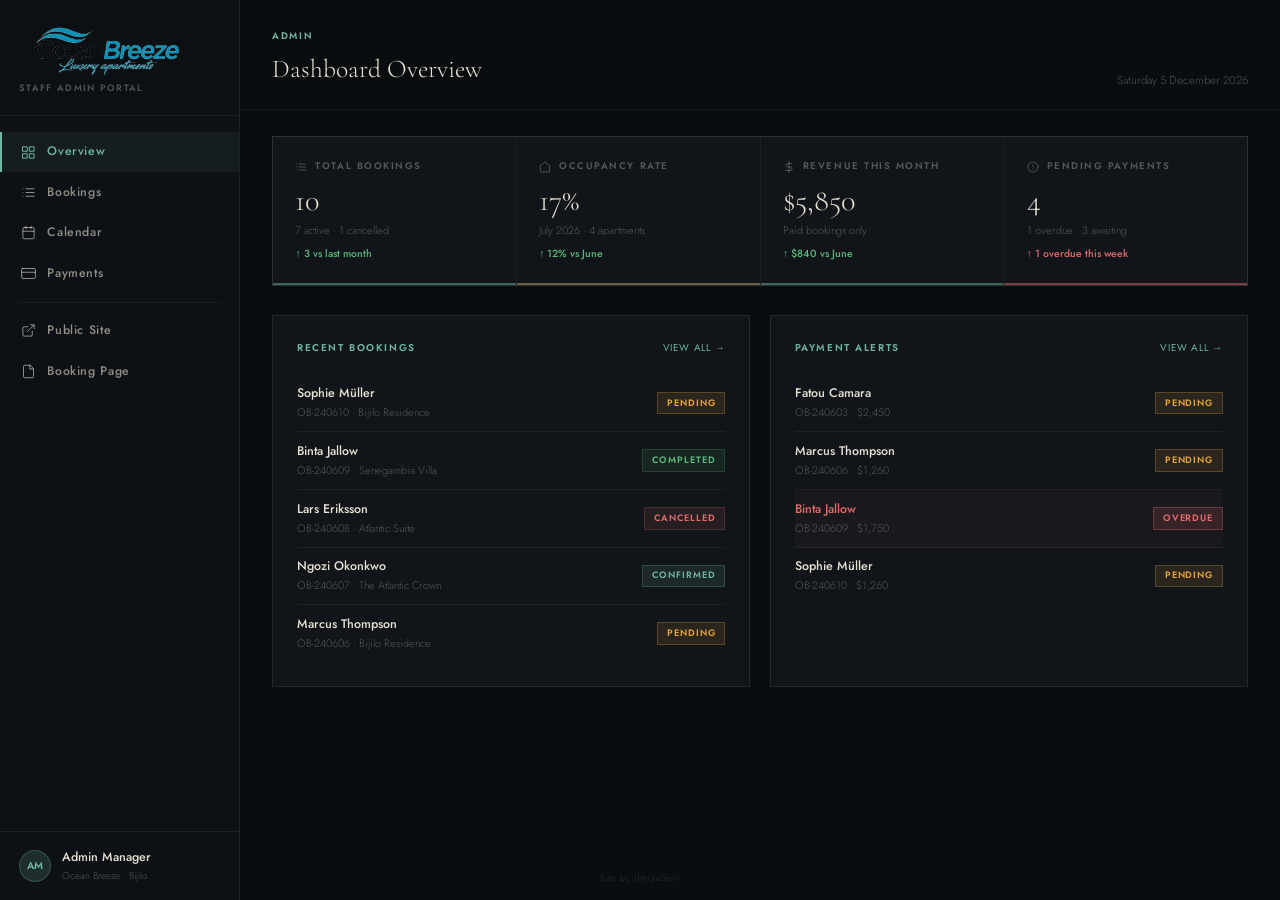
<file: admin.html>
<!DOCTYPE html>
<html lang="en">
<head>
<meta charset="UTF-8">
<meta name="viewport" content="width=device-width, initial-scale=1.0">
<title>Admin Dashboard — Ocean Breeze</title>
<link rel="preconnect" href="https://fonts.googleapis.com">
<link rel="preconnect" href="https://fonts.gstatic.com" crossorigin>
<link href="https://fonts.googleapis.com/css2?family=Cormorant+Garamond:ital,wght@0,300;0,400;0,500;0,600;1,300;1,400&family=Jost:wght@300;400;500;600&display=swap" rel="stylesheet">
<style>
*,*::before,*::after{box-sizing:border-box;margin:0;padding:0}
:root{
  --sb:240px;
  --ch:#0a0d0f;--ch-mid:#0d1014;--ch-l:#111519;--ch-ll:#161b21;--ch-h:#1a1f26;
  --teal:#6fb5a0;--teal-d:rgba(111,181,160,.12);--teal-b:rgba(111,181,160,.28);
  --parch:#e8e2d4;--parch-d:rgba(232,226,212,.6);--parch-f:rgba(232,226,212,.32);
  --gold:#c8a96e;--gold-d:rgba(200,169,110,.12);--gold-b:rgba(200,169,110,.28);
  --ok:#5cb87a;--warn:#e6a23c;--err:#e06c6c;
  --w5:rgba(255,255,255,.05);--w8:rgba(255,255,255,.08);--w12:rgba(255,255,255,.12);
}
html,body{height:100%;background:var(--ch);color:var(--parch);font-family:'Jost',sans-serif;font-weight:300;line-height:1.6;overflow-x:hidden}
::-webkit-scrollbar{width:4px}::-webkit-scrollbar-track{background:transparent}::-webkit-scrollbar-thumb{background:rgba(111,181,160,.25);border-radius:2px}
input,select,textarea,button{font-family:'Jost',sans-serif}
a{text-decoration:none;color:inherit}

/* ── SIDEBAR ── */
#sidebar{position:fixed;top:0;left:0;height:100vh;width:var(--sb);background:var(--ch-mid);border-right:1px solid var(--w8);display:flex;flex-direction:column;z-index:200;transition:transform .3s}
.sb-logo{padding:1.4rem 1.2rem 1.2rem;border-bottom:1px solid var(--w5)}
.sb-logo-text{display:flex;align-items:center;justify-content:center;width:178px;height:56px;padding:0;background:transparent;border:0;box-shadow:none}
.sb-logo-text img{display:block;width:100%;height:100%;object-fit:contain;opacity:.92;filter:drop-shadow(0 8px 18px rgba(0,0,0,.28))}
.sb-tag{font-size:.58rem;font-weight:600;letter-spacing:.14em;text-transform:uppercase;color:var(--parch-f);margin-top:.15rem}
.sb-nav{flex:1;padding:1rem 0;overflow-y:auto}
.sb-item{display:flex;align-items:center;gap:.7rem;padding:.65rem 1.2rem;font-size:.77rem;font-weight:500;letter-spacing:.05em;color:var(--parch-d);cursor:pointer;transition:background .15s,color .15s;border-left:2px solid transparent;user-select:none}
.sb-item:hover{background:var(--w5);color:var(--parch)}
.sb-item.active{background:rgba(111,181,160,.08);color:var(--teal);border-left-color:var(--teal)}
.sb-item svg{width:15px;height:15px;stroke:currentColor;fill:none;stroke-width:1.6;stroke-linecap:round;stroke-linejoin:round;flex-shrink:0}
.sb-sep{height:1px;background:var(--w5);margin:.5rem 1.2rem}
.sb-user{padding:1rem 1.2rem;border-top:1px solid var(--w8);display:flex;align-items:center;gap:.65rem}
.sb-av{width:32px;height:32px;border-radius:50%;background:rgba(111,181,160,.18);border:1px solid var(--teal-b);display:flex;align-items:center;justify-content:center;font-size:.65rem;font-weight:600;color:var(--teal);flex-shrink:0}
.sb-uname{font-size:.78rem;font-weight:500;color:var(--parch)}
.sb-urole{font-size:.62rem;color:var(--parch-f)}

/* ── OVERLAY ── */
#sbOverlay{display:none;position:fixed;inset:0;background:rgba(0,0,0,.6);z-index:190;backdrop-filter:blur(4px)}

/* ── MAIN ── */
#main{margin-left:var(--sb);min-height:100vh}
.top-bar{display:none;position:sticky;top:0;z-index:150;height:54px;background:rgba(10,13,15,.96);backdrop-filter:blur(12px);border-bottom:1px solid var(--w8);align-items:center;justify-content:space-between;padding:0 1.2rem}
.hb{display:flex;flex-direction:column;gap:4.5px;cursor:pointer;background:none;border:none;padding:4px}
.hb span{display:block;width:20px;height:1.5px;background:var(--parch)}
.top-logo{display:flex;align-items:center;justify-content:center;width:136px;height:36px;padding:0;background:transparent;border:0}
.top-logo img{display:block;width:100%;height:100%;object-fit:contain;opacity:.92;filter:drop-shadow(0 7px 16px rgba(0,0,0,.28))}

.page-head{padding:1.8rem 2rem 1.2rem;border-bottom:1px solid var(--w5);display:flex;align-items:flex-end;justify-content:space-between;flex-wrap:wrap;gap:1rem}
.page-ey{font-size:.6rem;font-weight:600;letter-spacing:.18em;text-transform:uppercase;color:var(--teal);margin-bottom:.3rem}
.page-ti{font-family:'Cormorant Garamond',serif;font-size:1.6rem;font-weight:300;color:var(--parch)}
.sec-body{padding:1.6rem 2rem}

.portal-sec{display:none}
.portal-sec.active{display:block;animation:fadeUp .3s ease}
@keyframes fadeUp{from{opacity:0;transform:translateY(8px)}to{opacity:1;transform:translateY(0)}}

/* ── STAT CARDS ── */
.stat-grid{display:grid;grid-template-columns:repeat(4,1fr);gap:1px;background:var(--w8);border:1px solid var(--w8);margin-bottom:1.8rem}
.stat-card{background:var(--ch-l);padding:1.4rem;position:relative;overflow:hidden;cursor:default}
.stat-card::after{content:'';position:absolute;bottom:0;left:0;right:0;height:2px}
.stat-card.c-teal::after{background:var(--teal);opacity:.5}
.stat-card.c-gold::after{background:var(--gold);opacity:.5}
.stat-card.c-warn::after{background:var(--warn);opacity:.6}
.stat-card.c-err::after{background:var(--err);opacity:.5}
.stat-lbl{font-size:.6rem;font-weight:600;letter-spacing:.16em;text-transform:uppercase;color:var(--parch-f);margin-bottom:.6rem;display:flex;align-items:center;gap:.5rem}
.stat-lbl svg{width:12px;height:12px;stroke:currentColor;fill:none;stroke-width:1.8;stroke-linecap:round;stroke-linejoin:round}
.stat-val{font-family:'Cormorant Garamond',serif;font-size:1.9rem;font-weight:300;color:var(--parch);line-height:1.1}
.stat-sub{font-size:.68rem;color:var(--parch-f);margin-top:.3rem}
.stat-delta{font-size:.65rem;font-weight:500;margin-top:.4rem}
.delta-up{color:var(--ok)}.delta-dn{color:var(--err)}

/* ── CONTROLS ── */
.controls-row{display:flex;gap:.75rem;flex-wrap:wrap;align-items:center;margin-bottom:1.2rem}
.ctrl-search{flex:1;min-width:180px;position:relative}
.ctrl-search input{width:100%;background:var(--ch-l);border:1px solid var(--w8);outline:none;color:var(--parch);font-size:.82rem;font-weight:300;padding:.65rem 1rem .65rem 2.4rem;transition:border-color .2s}
.ctrl-search input:focus{border-color:var(--teal)}
.ctrl-search svg{position:absolute;left:.7rem;top:50%;transform:translateY(-50%);width:14px;height:14px;stroke:var(--parch-f);fill:none;stroke-width:2;stroke-linecap:round;stroke-linejoin:round;pointer-events:none}
.ctrl-select,.ctrl-input{background:var(--ch-l);border:1px solid var(--w8);outline:none;color:var(--parch);font-size:.8rem;font-weight:300;padding:.65rem 1rem;-webkit-appearance:none;cursor:pointer;transition:border-color .2s}
.ctrl-select:focus,.ctrl-input:focus{border-color:var(--teal)}
.ctrl-select option{background:var(--ch-l)}
.ctrl-btn{display:inline-flex;align-items:center;gap:.4rem;padding:.65rem 1.2rem;font-size:.75rem;font-weight:500;letter-spacing:.08em;cursor:pointer;transition:all .18s;border:none;white-space:nowrap}
.ctrl-btn svg{width:13px;height:13px;stroke:currentColor;fill:none;stroke-width:2;stroke-linecap:round;stroke-linejoin:round}
.btn-teal{background:var(--teal);color:var(--ch)}.btn-teal:hover{background:#88c9b4}
.btn-outline{background:none;color:var(--parch-d);border:1px solid var(--w8)}.btn-outline:hover{border-color:var(--teal-b);color:var(--teal)}
.btn-sm{padding:.45rem .9rem;font-size:.68rem}

/* ── TABLE ── */
.tbl-wrap{overflow-x:auto;border:1px solid var(--w8)}
table{width:100%;border-collapse:collapse;min-width:900px}
thead tr{border-bottom:1px solid var(--w12)}
th{font-size:.6rem;font-weight:600;letter-spacing:.14em;text-transform:uppercase;color:var(--parch-f);padding:.8rem 1rem;text-align:left;white-space:nowrap;cursor:pointer;user-select:none;transition:color .15s}
th:hover{color:var(--teal)}
th.sort-asc::after{content:' ↑'}th.sort-desc::after{content:' ↓'}
td{padding:.8rem 1rem;font-size:.8rem;color:var(--parch-d);border-bottom:1px solid var(--w5);vertical-align:middle;white-space:nowrap}
tr:last-child td{border-bottom:none}
tr.tbl-row{transition:background .15s}
tr.tbl-row:hover td{background:var(--w5)}
tr.overdue-row td{background:rgba(224,108,108,.04)}
tr.overdue-row:hover td{background:rgba(224,108,108,.08)}
.ref-cell{font-family:'Cormorant Garamond',serif;font-size:.95rem;color:var(--parch);font-weight:400}
.guest-cell{font-weight:400;color:var(--parch)}
.amount-cell{font-weight:500;color:var(--parch)}

/* Status badges */
.badge{display:inline-block;font-size:.58rem;font-weight:600;letter-spacing:.1em;text-transform:uppercase;padding:.18rem .55rem;white-space:nowrap}
.b-confirmed{background:rgba(111,181,160,.12);color:var(--teal);border:1px solid rgba(111,181,160,.25)}
.b-pending{background:rgba(230,162,60,.12);color:var(--warn);border:1px solid rgba(230,162,60,.25)}
.b-cancelled{background:rgba(224,108,108,.1);color:var(--err);border:1px solid rgba(224,108,108,.2)}
.b-completed{background:rgba(92,184,122,.1);color:var(--ok);border:1px solid rgba(92,184,122,.2)}
.b-paid{background:rgba(92,184,122,.1);color:var(--ok);border:1px solid rgba(92,184,122,.2)}
.b-overdue{background:rgba(224,108,108,.15);color:var(--err);border:1px solid rgba(224,108,108,.3);animation:pulse-border 2s infinite}
@keyframes pulse-border{0%,100%{box-shadow:none}50%{box-shadow:0 0 0 2px rgba(224,108,108,.2)}}
.b-partial{background:rgba(230,162,60,.12);color:var(--warn);border:1px solid rgba(230,162,60,.25)}
.b-refunded{background:var(--w5);color:var(--parch-f);border:1px solid var(--w8)}

/* Action buttons */
.act-btns{display:flex;gap:.35rem}
.act-btn{display:inline-flex;align-items:center;gap:.3rem;padding:.3rem .65rem;font-size:.62rem;font-weight:500;letter-spacing:.07em;cursor:pointer;border:none;transition:all .15s;white-space:nowrap}
.act-btn svg{width:10px;height:10px;stroke:currentColor;fill:none;stroke-width:2;stroke-linecap:round;stroke-linejoin:round}
.act-confirm{background:rgba(111,181,160,.12);color:var(--teal);border:1px solid rgba(111,181,160,.2)}.act-confirm:hover{background:rgba(111,181,160,.22)}
.act-cancel{background:rgba(224,108,108,.1);color:var(--err);border:1px solid rgba(224,108,108,.2)}.act-cancel:hover{background:rgba(224,108,108,.2)}
.act-extend{background:rgba(200,169,110,.1);color:var(--gold);border:1px solid rgba(200,169,110,.2)}.act-extend:hover{background:rgba(200,169,110,.2)}
.act-view{background:var(--w5);color:var(--parch-d);border:1px solid var(--w8)}.act-view:hover{border-color:var(--teal-b);color:var(--teal)}

.tbl-empty{text-align:center;padding:3rem 1rem}
.tbl-empty-ico{font-size:2rem;opacity:.2;margin-bottom:.75rem}
.tbl-empty-txt{font-size:.82rem;color:var(--parch-f)}

/* ── CALENDAR ── */
.cal-header{display:flex;align-items:center;justify-content:space-between;margin-bottom:1.2rem}
.cal-nav{display:flex;gap:.5rem}
.cal-nav-btn{display:flex;align-items:center;justify-content:center;width:32px;height:32px;background:none;border:1px solid var(--w8);cursor:pointer;color:var(--parch-d);transition:all .18s}
.cal-nav-btn:hover{border-color:var(--teal-b);color:var(--teal)}
.cal-nav-btn svg{width:13px;height:13px;stroke:currentColor;fill:none;stroke-width:2;stroke-linecap:round;stroke-linejoin:round}
.cal-month-lbl{font-family:'Cormorant Garamond',serif;font-size:1.2rem;font-weight:400;color:var(--parch)}
.cal-legend{display:flex;gap:1.2rem;flex-wrap:wrap}
.cal-leg-item{display:flex;align-items:center;gap:.4rem;font-size:.65rem;letter-spacing:.08em;text-transform:uppercase;color:var(--parch-f)}
.cal-leg-dot{width:10px;height:10px;border-radius:50%}
.cal-grid{display:grid;grid-template-columns:repeat(7,1fr);gap:1px;background:var(--w8);border:1px solid var(--w8)}
.cal-wd{background:var(--ch-mid);padding:.55rem;font-size:.6rem;font-weight:600;letter-spacing:.12em;text-transform:uppercase;color:var(--parch-f);text-align:center}
.cal-day{background:var(--ch-l);min-height:80px;padding:.45rem;transition:background .15s}
.cal-day:hover{background:var(--ch-ll)}
.cal-day-num{font-size:.72rem;font-weight:500;color:var(--parch-f);margin-bottom:.3rem}
.cal-day.today .cal-day-num{color:var(--teal);font-weight:600}
.cal-day.other-month{background:var(--ch-mid)}
.cal-day.other-month .cal-day-num{opacity:.3}
.cal-booking{font-size:.58rem;padding:.12rem .4rem;margin-bottom:2px;font-weight:500;white-space:nowrap;overflow:hidden;text-overflow:ellipsis;cursor:pointer;transition:opacity .15s}
.cal-booking:hover{opacity:.8}
.cal-b-confirmed{background:rgba(111,181,160,.25);color:var(--teal);border-left:2px solid var(--teal)}
.cal-b-pending{background:rgba(230,162,60,.2);color:var(--warn);border-left:2px solid var(--warn)}
.cal-b-cancelled{background:rgba(224,108,108,.1);color:rgba(224,108,108,.7);border-left:2px solid rgba(224,108,108,.4);text-decoration:line-through}
.cal-b-completed{background:rgba(92,184,122,.12);color:var(--ok);border-left:2px solid rgba(92,184,122,.4)}

/* ── PAYMENT SECTION ── */
.pay-summary{display:grid;grid-template-columns:repeat(3,1fr);gap:1px;background:var(--w8);border:1px solid var(--w8);margin-bottom:1.5rem}
.pay-sum-cell{background:var(--ch-l);padding:1.2rem}
.pay-sum-lbl{font-size:.6rem;font-weight:600;letter-spacing:.14em;text-transform:uppercase;color:var(--parch-f);margin-bottom:.4rem}
.pay-sum-val{font-family:'Cormorant Garamond',serif;font-size:1.5rem;font-weight:300;color:var(--parch)}

/* ── SECTION CARD ── */
.sc{background:var(--ch-l);border:1px solid var(--w8);padding:1.5rem;margin-bottom:1.2rem}
.sc-title{font-size:.62rem;font-weight:600;letter-spacing:.16em;text-transform:uppercase;color:var(--teal);margin-bottom:1.2rem;display:flex;align-items:center;justify-content:space-between}

/* ── MODAL ── */
.modal-overlay{display:none;position:fixed;inset:0;background:rgba(0,0,0,.7);z-index:400;align-items:center;justify-content:center;padding:1rem;backdrop-filter:blur(8px)}
.modal-overlay.open{display:flex}
.modal{background:var(--ch-l);border:1px solid var(--w12);width:100%;max-height:90vh;overflow-y:auto;position:relative;animation:fadeUp .3s ease}
.modal-sm{max-width:480px}
.modal-lg{max-width:680px}
.modal-head{padding:1.4rem 1.6rem 1rem;border-bottom:1px solid var(--w8);display:flex;align-items:center;justify-content:space-between}
.modal-title{font-family:'Cormorant Garamond',serif;font-size:1.3rem;font-weight:400;color:var(--parch)}
.modal-close{width:28px;height:28px;background:none;border:1px solid var(--w8);cursor:pointer;color:var(--parch-d);font-size:.9rem;display:flex;align-items:center;justify-content:center;transition:all .18s}
.modal-close:hover{border-color:var(--err);color:var(--err)}
.modal-body{padding:1.4rem 1.6rem}
.modal-row{display:grid;grid-template-columns:1fr 1fr;gap:1rem .75rem;margin-bottom:1rem}
.modal-field{display:flex;flex-direction:column;gap:.3rem}
.modal-field.full{grid-column:1/-1}
.modal-lbl{font-size:.6rem;font-weight:600;letter-spacing:.14em;text-transform:uppercase;color:var(--teal)}
.modal-val{font-size:.84rem;color:var(--parch);font-weight:400}
.modal-val.muted{color:var(--parch-d)}
.modal-input,.modal-textarea{background:var(--ch-mid);border:1px solid var(--w8);outline:none;color:var(--parch);font-size:.84rem;font-weight:300;padding:.7rem .9rem;width:100%;transition:border-color .2s}
.modal-input:focus,.modal-textarea:focus{border-color:var(--teal)}
.modal-textarea{resize:vertical;min-height:80px}
.modal-foot{padding:1rem 1.6rem;border-top:1px solid var(--w8);display:flex;gap:.65rem;justify-content:flex-end}

/* Detail rows */
.drow{display:flex;align-items:center;justify-content:space-between;padding:.6rem 0;border-bottom:1px solid var(--w5);font-size:.82rem}
.drow:last-child{border-bottom:none}
.drow-lbl{color:var(--parch-f)}
.drow-val{color:var(--parch);font-weight:400;text-align:right}
.drow-val.teal{color:var(--teal)}
.drow-val.gold{color:var(--gold)}
.drow-val.err{color:var(--err)}

/* Contact buttons */
.contact-btns{display:flex;gap:.5rem;margin-top:.75rem}
.cbtn{flex:1;display:flex;align-items:center;justify-content:center;gap:.5rem;padding:.65rem;font-size:.72rem;font-weight:500;letter-spacing:.08em;text-transform:uppercase;cursor:pointer;border:none;transition:all .18s;text-decoration:none}
.cbtn svg{width:13px;height:13px;fill:currentColor}
.cbtn-email{background:var(--teal-d);color:var(--teal);border:1px solid var(--teal-b)}.cbtn-email:hover{background:rgba(111,181,160,.25)}
.cbtn-wa{background:rgba(37,211,102,.1);color:#25d366;border:1px solid rgba(37,211,102,.25)}.cbtn-wa:hover{background:rgba(37,211,102,.2)}

/* Extend stay calc */
.extend-calc{background:var(--ch-mid);border:1px solid var(--w8);padding:1.1rem;margin:.8rem 0}
.extend-row{display:flex;justify-content:space-between;font-size:.8rem;padding:.25rem 0;color:var(--parch-d)}
.extend-row.total{font-weight:500;color:var(--parch);border-top:1px solid var(--w8);padding-top:.6rem;margin-top:.4rem}

/* Toast */
#toast{position:fixed;bottom:1.5rem;right:1.5rem;z-index:600;display:flex;flex-direction:column;gap:.5rem}
.toast-msg{background:var(--ch-l);border:1px solid var(--w12);padding:.75rem 1.1rem;font-size:.78rem;color:var(--parch);display:flex;align-items:center;gap:.6rem;animation:fadeUp .3s ease;box-shadow:0 8px 32px rgba(0,0,0,.5)}
.toast-msg.t-ok{border-color:rgba(92,184,122,.3);color:var(--ok)}
.toast-msg.t-err{border-color:rgba(224,108,108,.3);color:var(--err)}

/* ── RESPONSIVE ── */
@media(max-width:900px){
  #sidebar{transform:translateX(-100%)}
  #sidebar.open{transform:translateX(0)}
  #main{margin-left:0}
  .top-bar{display:flex}
  .stat-grid{grid-template-columns:repeat(2,1fr)}
  .pay-summary{grid-template-columns:repeat(2,1fr)}
  .modal-row{grid-template-columns:1fr}
  .modal-field.full{grid-column:1}
  .sec-body{padding:1rem 1rem}
  .page-head{padding:1.2rem 1rem .9rem}
}
@media(max-width:560px){
  .stat-grid{grid-template-columns:1fr}
  .pay-summary{grid-template-columns:1fr}
  .controls-row{flex-direction:column}
  .ctrl-search{min-width:0}
}
</style>
</head>
<body>

<!-- ════ SIDEBAR ════ -->
<aside id="sidebar">
  <div class="sb-logo">
    <div class="sb-logo-text">
      <img src="assets/logo/oceanbreeze-logo.webp" alt="Ocean Breeze Luxury Apartments">
    </div>
    <div class="sb-tag">Staff Admin Portal</div>
  </div>
  <nav class="sb-nav" id="sbNav">
    <div class="sb-item active" data-sec="overview">
      <svg viewBox="0 0 24 24"><rect x="3" y="3" width="7" height="7"/><rect x="14" y="3" width="7" height="7"/><rect x="14" y="14" width="7" height="7"/><rect x="3" y="14" width="7" height="7"/></svg>
      Overview
    </div>
    <div class="sb-item" data-sec="bookings">
      <svg viewBox="0 0 24 24"><path d="M8 6h13M8 12h13M8 18h13M3 6h.01M3 12h.01M3 18h.01"/></svg>
      Bookings
    </div>
    <div class="sb-item" data-sec="calendar">
      <svg viewBox="0 0 24 24"><rect x="3" y="4" width="18" height="18" rx="2"/><line x1="16" y1="2" x2="16" y2="6"/><line x1="8" y1="2" x2="8" y2="6"/><line x1="3" y1="10" x2="21" y2="10"/></svg>
      Calendar
    </div>
    <div class="sb-item" data-sec="payments">
      <svg viewBox="0 0 24 24"><rect x="1" y="4" width="22" height="16" rx="2"/><line x1="1" y1="10" x2="23" y2="10"/></svg>
      Payments
    </div>
    <div class="sb-sep"></div>
    <a class="sb-item" href="index.html" target="_blank">
      <svg viewBox="0 0 24 24"><path d="M18 13v6a2 2 0 0 1-2 2H5a2 2 0 0 1-2-2V8a2 2 0 0 1 2-2h6"/><polyline points="15 3 21 3 21 9"/><line x1="10" y1="14" x2="21" y2="3"/></svg>
      Public Site
    </a>
    <a class="sb-item" href="pages/booking.html" target="_blank">
      <svg viewBox="0 0 24 24"><path d="M14 2H6a2 2 0 0 0-2 2v16a2 2 0 0 0 2 2h12a2 2 0 0 0 2-2V8z"/><polyline points="14 2 14 8 20 8"/></svg>
      Booking Page
    </a>
  </nav>
  <div class="sb-user">
    <div class="sb-av">AM</div>
    <div>
      <div class="sb-uname">Admin Manager</div>
      <div class="sb-urole">Ocean Breeze · Bijilo</div>
    </div>
  </div>
</aside>

<div id="sbOverlay" onclick="closeSb()"></div>

<!-- ════ MAIN ════ -->
<div id="main">
  <div class="top-bar" id="topBar">
    <button class="hb" onclick="toggleSb()"><span></span><span></span><span></span></button>
    <div class="top-logo">
      <img src="assets/logo/oceanbreeze-logo.webp" alt="Ocean Breeze Luxury Apartments">
    </div>
    <div style="width:28px"></div>
  </div>

  <!-- ── OVERVIEW ── -->
  <div class="portal-sec active" id="sec-overview">
    <div class="page-head">
      <div><div class="page-ey">Admin</div><div class="page-ti">Dashboard Overview</div></div>
      <div style="font-size:.72rem;color:var(--parch-f)" id="overviewDate"></div>
    </div>
    <div class="sec-body">
      <div class="stat-grid" id="statsGrid"></div>
      <!-- Quick recent activity -->
      <div style="display:grid;grid-template-columns:1fr 1fr;gap:1.2rem">
        <div class="sc">
          <div class="sc-title">
            Recent Bookings
            <span onclick="navTo('bookings')" style="cursor:pointer;font-size:.62rem;color:var(--teal);font-weight:400;letter-spacing:.08em">View all →</span>
          </div>
          <div id="recentBookings"></div>
        </div>
        <div class="sc">
          <div class="sc-title">
            Payment Alerts
            <span onclick="navTo('payments')" style="cursor:pointer;font-size:.62rem;color:var(--teal);font-weight:400;letter-spacing:.08em">View all →</span>
          </div>
          <div id="paymentAlerts"></div>
        </div>
      </div>
    </div>
  </div>

  <!-- ── BOOKINGS ── -->
  <div class="portal-sec" id="sec-bookings">
    <div class="page-head">
      <div><div class="page-ey">Management</div><div class="page-ti">Bookings</div></div>
      <div class="ctrl-btn btn-teal" onclick="exportCSV()">
        <svg viewBox="0 0 24 24"><path d="M21 15v4a2 2 0 0 1-2 2H5a2 2 0 0 1-2-2v-4"/><polyline points="7 10 12 15 17 10"/><line x1="12" y1="15" x2="12" y2="3"/></svg>
        Export CSV
      </div>
    </div>
    <div class="sec-body">
      <div class="controls-row">
        <div class="ctrl-search">
          <svg viewBox="0 0 24 24"><circle cx="11" cy="11" r="8"/><line x1="21" y1="21" x2="16.65" y2="16.65"/></svg>
          <input type="text" id="searchInp" placeholder="Search guest name or booking ref…" oninput="renderTable()">
        </div>
        <select class="ctrl-select" id="statusFilter" onchange="renderTable()">
          <option value="">All Statuses</option>
          <option>Confirmed</option><option>Pending</option>
          <option>Cancelled</option><option>Completed</option>
        </select>
        <input type="date" class="ctrl-input" id="dateFrom" onchange="renderTable()" title="Check-in from">
        <input type="date" class="ctrl-input" id="dateTo" onchange="renderTable()" title="Check-in to">
        <button class="ctrl-btn btn-outline" onclick="clearFilters()">Clear</button>
      </div>
      <div class="tbl-wrap">
        <table>
          <thead>
            <tr>
              <th onclick="sortBy('ref')">Ref</th>
              <th onclick="sortBy('guest')">Guest</th>
              <th onclick="sortBy('aptName')">Apartment</th>
              <th onclick="sortBy('checkIn')">Check-in</th>
              <th onclick="sortBy('checkOut')">Check-out</th>
              <th onclick="sortBy('nights')">Nights</th>
              <th onclick="sortBy('total')">Total</th>
              <th onclick="sortBy('status')">Status</th>
              <th onclick="sortBy('payment')">Payment</th>
              <th>Actions</th>
            </tr>
          </thead>
          <tbody id="bookingsTbody"></tbody>
        </table>
      </div>
      <div style="margin-top:.8rem;font-size:.7rem;color:var(--parch-f)" id="tableCount"></div>
    </div>
  </div>

  <!-- ── CALENDAR ── -->
  <div class="portal-sec" id="sec-calendar">
    <div class="page-head">
      <div><div class="page-ey">Occupancy</div><div class="page-ti">Calendar View</div></div>
    </div>
    <div class="sec-body">
      <div class="cal-header">
        <div class="cal-nav">
          <button class="cal-nav-btn" onclick="calPrev()">
            <svg viewBox="0 0 24 24"><polyline points="15 18 9 12 15 6"/></svg>
          </button>
          <div class="cal-month-lbl" id="calMonthLbl"></div>
          <button class="cal-nav-btn" onclick="calNext()">
            <svg viewBox="0 0 24 24"><polyline points="9 18 15 12 9 6"/></svg>
          </button>
        </div>
        <div class="cal-legend">
          <div class="cal-leg-item"><div class="cal-leg-dot" style="background:var(--teal)"></div>Confirmed</div>
          <div class="cal-leg-item"><div class="cal-leg-dot" style="background:var(--warn)"></div>Pending</div>
          <div class="cal-leg-item"><div class="cal-leg-dot" style="background:var(--err)"></div>Cancelled</div>
          <div class="cal-leg-item"><div class="cal-leg-dot" style="background:var(--ok)"></div>Completed</div>
        </div>
      </div>
      <div id="calGrid"></div>
    </div>
  </div>

  <!-- ── PAYMENTS ── -->
  <div class="portal-sec" id="sec-payments">
    <div class="page-head">
      <div><div class="page-ey">Finance</div><div class="page-ti">Payment Tracking</div></div>
      <button class="ctrl-btn btn-teal" onclick="exportCSV()">
        <svg viewBox="0 0 24 24"><path d="M21 15v4a2 2 0 0 1-2 2H5a2 2 0 0 1-2-2v-4"/><polyline points="7 10 12 15 17 10"/><line x1="12" y1="15" x2="12" y2="3"/></svg>
        Export CSV
      </button>
    </div>
    <div class="sec-body">
      <div class="pay-summary" id="paySummary"></div>
      <div class="tbl-wrap">
        <table>
          <thead>
            <tr>
              <th>Booking Ref</th><th>Guest</th><th>Apartment</th>
              <th>Check-in</th><th>Total</th><th>Payment Status</th><th>Actions</th>
            </tr>
          </thead>
          <tbody id="payTbody"></tbody>
        </table>
      </div>
    </div>
  </div>
</div><!-- /main -->

<!-- ════ GUEST DETAILS MODAL ════ -->
<div class="modal-overlay" id="guestModal">
  <div class="modal modal-lg">
    <div class="modal-head">
      <div>
        <div class="page-ey" id="gm-ref" style="margin-bottom:.2rem"></div>
        <div class="modal-title" id="gm-name"></div>
      </div>
      <button class="modal-close" onclick="closeModal('guestModal')">✕</button>
    </div>
    <div class="modal-body">
      <div style="display:grid;grid-template-columns:1fr 1fr;gap:1.5rem">
        <div>
          <div style="font-size:.6rem;font-weight:600;letter-spacing:.14em;text-transform:uppercase;color:var(--parch-f);margin-bottom:.75rem">Booking Details</div>
          <div id="gm-details"></div>
        </div>
        <div>
          <div style="font-size:.6rem;font-weight:600;letter-spacing:.14em;text-transform:uppercase;color:var(--parch-f);margin-bottom:.75rem">Guest Info</div>
          <div id="gm-guest"></div>
          <div class="contact-btns" id="gm-contacts"></div>
        </div>
      </div>
      <div style="margin-top:1.2rem;padding-top:1.2rem;border-top:1px solid var(--w8)">
        <div style="display:grid;grid-template-columns:1fr 1fr;gap:1rem">
          <div>
            <div style="font-size:.6rem;font-weight:600;letter-spacing:.14em;text-transform:uppercase;color:var(--parch-f);margin-bottom:.5rem">Special Requests</div>
            <div id="gm-requests" style="font-size:.82rem;color:var(--parch-d);line-height:1.6"></div>
          </div>
          <div>
            <div style="font-size:.6rem;font-weight:600;letter-spacing:.14em;text-transform:uppercase;color:var(--teal);margin-bottom:.5rem">Admin Notes (Private)</div>
            <textarea class="modal-textarea" id="gm-notes" placeholder="Internal notes — not visible to guest…"></textarea>
            <button class="ctrl-btn btn-teal btn-sm" style="margin-top:.5rem" onclick="saveNotes()">Save Notes</button>
          </div>
        </div>
      </div>
    </div>
    <div class="modal-foot">
      <button class="ctrl-btn btn-outline" onclick="closeModal('guestModal')">Close</button>
      <button class="ctrl-btn btn-teal" id="gm-confirm-btn" onclick="confirmFromModal()">✅ Confirm Booking</button>
    </div>
  </div>
</div>

<!-- ════ EXTEND STAY MODAL ════ -->
<div class="modal-overlay" id="extendModal">
  <div class="modal modal-sm">
    <div class="modal-head">
      <div class="modal-title">Extend Stay</div>
      <button class="modal-close" onclick="closeModal('extendModal')">✕</button>
    </div>
    <div class="modal-body">
      <div id="extend-info" style="margin-bottom:1rem"></div>
      <div class="modal-field" style="margin-bottom:1rem">
        <label class="modal-lbl">New Check-out Date</label>
        <input type="date" class="modal-input" id="newCheckout" onchange="calcExtend()">
      </div>
      <div class="extend-calc" id="extendCalc"></div>
    </div>
    <div class="modal-foot">
      <button class="ctrl-btn btn-outline" onclick="closeModal('extendModal')">Cancel</button>
      <button class="ctrl-btn btn-teal" id="extendConfirmBtn" onclick="confirmExtend()">Confirm Extension</button>
    </div>
  </div>
</div>

<!-- ════ CONFIRM ACTION MODAL ════ -->
<div class="modal-overlay" id="actionModal">
  <div class="modal modal-sm">
    <div class="modal-head">
      <div class="modal-title" id="actionTitle">Confirm Action</div>
      <button class="modal-close" onclick="closeModal('actionModal')">✕</button>
    </div>
    <div class="modal-body">
      <p id="actionMsg" style="font-size:.84rem;color:var(--parch-d);line-height:1.7"></p>
    </div>
    <div class="modal-foot">
      <button class="ctrl-btn btn-outline" onclick="closeModal('actionModal')">Cancel</button>
      <button class="ctrl-btn btn-teal" id="actionConfirmBtn">Confirm</button>
    </div>
  </div>
</div>

<!-- ════ TOAST ════ -->
<div id="toast"></div>

<script>
/* ═══ MOCK DATA ═══ */
let bookings = [
  { id:0, ref:'OB-240601', guest:'Amara Diallo',    apt:'2BR', aptName:'Bijilo Residence',     checkIn:'2026-07-01', checkOut:'2026-07-08', nights:7,  rate:180, total:1260, status:'Confirmed',  payment:'Paid',     email:'amara.diallo@example.com',   phone:'+220 7226001',      nationality:'Gambian',    guests:2, requests:'Airport pickup, early check-in if possible.', notes:'' },
  { id:1, ref:'OB-240602', guest:'James Mensah',    apt:'1BR', aptName:'Atlantic Suite',        checkIn:'2026-07-05', checkOut:'2026-07-12', nights:7,  rate:120, total:840,  status:'Confirmed',  payment:'Paid',     email:'james.mensah@gmail.com',     phone:'+44 7700 900123',   nationality:'British',    guests:1, requests:'Quiet room, top floor preferred.', notes:'Returning guest — VIP treatment.' },
  { id:2, ref:'OB-240603', guest:'Fatou Camara',    apt:'PH',  aptName:'The Atlantic Crown',   checkIn:'2026-07-10', checkOut:'2026-07-17', nights:7,  rate:350, total:2450, status:'Pending',    payment:'Pending',  email:'fatou.camara@yahoo.com',     phone:'+1 212 555 0182',   nationality:'American',   guests:4, requests:'Birthday celebration setup, champagne on arrival.', notes:'' },
  { id:3, ref:'OB-240604', guest:'Olivier Dubois',  apt:'3BR', aptName:'Senegambia Villa',      checkIn:'2026-07-12', checkOut:'2026-07-19', nights:7,  rate:250, total:1750, status:'Confirmed',  payment:'Partial',  email:'o.dubois@gmail.com',         phone:'+33 6 12 34 56 78', nationality:'French',     guests:5, requests:'Extra towels, baby cot.', notes:'Paid $875 deposit. Balance due on arrival.' },
  { id:4, ref:'OB-240605', guest:'Aisha Kouyaté',   apt:'1BR', aptName:'Atlantic Suite',        checkIn:'2026-06-20', checkOut:'2026-06-25', nights:5,  rate:120, total:600,  status:'Completed',  payment:'Paid',     email:'aisha.k@outlook.com',        phone:'+221 77 123 4567',  nationality:'Senegalese', guests:2, requests:'',                                          notes:'Left 5-star review. Send discount code.' },
  { id:5, ref:'OB-240606', guest:'Marcus Thompson', apt:'2BR', aptName:'Bijilo Residence',      checkIn:'2026-07-20', checkOut:'2026-07-27', nights:7,  rate:180, total:1260, status:'Pending',    payment:'Pending',  email:'marcus.t@icloud.com',        phone:'+1 404 555 0193',   nationality:'American',   guests:3, requests:'Airport transfer both ways.',           notes:'' },
  { id:6, ref:'OB-240607', guest:'Ngozi Okonkwo',   apt:'PH',  aptName:'The Atlantic Crown',   checkIn:'2026-08-01', checkOut:'2026-08-10', nights:9,  rate:350, total:3150, status:'Confirmed',  payment:'Paid',     email:'ngozi.o@company.ng',         phone:'+234 803 123 4567', nationality:'Nigerian',   guests:6, requests:'Full butler service, private chef inquiry.', notes:'High-value booking. Personal welcome from management.' },
  { id:7, ref:'OB-240608', guest:'Lars Eriksson',   apt:'1BR', aptName:'Atlantic Suite',        checkIn:'2026-07-03', checkOut:'2026-07-06', nights:3,  rate:120, total:360,  status:'Cancelled',  payment:'Refunded', email:'lars.e@gmail.com',           phone:'+46 70 123 4567',   nationality:'Swedish',    guests:1, requests:'Late checkout.',                             notes:'Cancelled 3 days before. Refund processed June 30.' },
  { id:8, ref:'OB-240609', guest:'Binta Jallow',    apt:'3BR', aptName:'Senegambia Villa',      checkIn:'2026-06-15', checkOut:'2026-06-22', nights:7,  rate:250, total:1750, status:'Completed',  payment:'Overdue',  email:'binta.j@gmail.com',          phone:'+220 7771234',      nationality:'Gambian',    guests:4, requests:'',                                          notes:'Balance of $875 overdue. Follow up URGENT.' },
  { id:9, ref:'OB-240610', guest:'Sophie Müller',   apt:'2BR', aptName:'Bijilo Residence',      checkIn:'2026-07-25', checkOut:'2026-08-01', nights:7,  rate:180, total:1260, status:'Pending',    payment:'Pending',  email:'s.muller@web.de',            phone:'+49 176 123 45678', nationality:'German',     guests:2, requests:'Vegetarian grocery setup, yoga mat.',        notes:'' },
];

/* ═══ STATE ═══ */
let sortCol = 'checkIn', sortDir = 1;
let currentBookingId = null;
let calYear = 2026, calMonth = 6; // 0-indexed: 6 = July

/* ═══ HELPERS ═══ */
const MONTHS = ['January','February','March','April','May','June','July','August','September','October','November','December'];
const fmt = (d) => { if(!d) return '—'; const dt = new Date(d+'T00:00:00'); return dt.toLocaleDateString('en-GB',{day:'numeric',month:'short',year:'numeric'}); };
const fmtShort = (d) => { if(!d) return '—'; const dt = new Date(d+'T00:00:00'); return dt.toLocaleDateString('en-GB',{day:'numeric',month:'short'}); };
const today = new Date(); today.setHours(0,0,0,0);

function statusBadge(s) {
  const m = {Confirmed:'b-confirmed',Pending:'b-pending',Cancelled:'b-cancelled',Completed:'b-completed'};
  return `<span class="badge ${m[s]||'b-pending'}">${s}</span>`;
}
function payBadge(p) {
  const m = {Paid:'b-paid',Pending:'b-pending',Overdue:'b-overdue',Partial:'b-partial',Refunded:'b-refunded'};
  return `<span class="badge ${m[p]||'b-pending'}">${p}</span>`;
}
function toast(msg, type='ok') {
  const t = document.getElementById('toast');
  const el = document.createElement('div');
  el.className = `toast-msg t-${type}`;
  el.textContent = (type==='ok'?'✅ ':'⚠️ ') + msg;
  t.appendChild(el);
  setTimeout(() => el.remove(), 3200);
}

/* ═══ SIDEBAR ═══ */
document.getElementById('sbNav').addEventListener('click', e => {
  const item = e.target.closest('.sb-item[data-sec]');
  if (!item) return;
  navTo(item.dataset.sec);
  closeSb();
});
function navTo(sec) {
  document.querySelectorAll('.portal-sec').forEach(s => s.classList.remove('active'));
  document.querySelectorAll('.sb-item[data-sec]').forEach(a => a.classList.remove('active'));
  document.getElementById('sec-'+sec).classList.add('active');
  document.querySelector(`.sb-item[data-sec="${sec}"]`)?.classList.add('active');
  if (sec === 'calendar') renderCalendar();
  if (sec === 'payments') renderPayments();
  if (sec === 'overview') renderOverview();
  window.scrollTo({top:0,behavior:'smooth'});
}
function toggleSb() {
  document.getElementById('sidebar').classList.toggle('open');
  document.getElementById('sbOverlay').style.display =
    document.getElementById('sidebar').classList.contains('open') ? 'block' : 'none';
}
function closeSb() {
  document.getElementById('sidebar').classList.remove('open');
  document.getElementById('sbOverlay').style.display = 'none';
}

/* ═══ OVERVIEW ═══ */
function renderOverview() {
  document.getElementById('overviewDate').textContent = today.toLocaleDateString('en-GB',{weekday:'long',day:'numeric',month:'long',year:'numeric'});

  const active = bookings.filter(b=>b.status==='Confirmed'||b.status==='Pending');
  const revenue = bookings.filter(b=>b.payment==='Paid').reduce((s,b)=>s+b.total,0);
  const overdue = bookings.filter(b=>b.payment==='Overdue'||b.payment==='Pending');
  // Simple occupancy: July confirmed bookings / (4 apts * 31 days)
  const julyConfirmed = bookings.filter(b=>b.status==='Confirmed'&&b.checkIn<='2026-07-31'&&b.checkOut>='2026-07-01');
  const totalNights = julyConfirmed.reduce((s,b)=>{
    const ci = new Date(b.checkIn+'T00:00:00'), co = new Date(b.checkOut+'T00:00:00');
    const jStart = new Date('2026-07-01'), jEnd = new Date('2026-07-31');
    const start = ci < jStart ? jStart : ci;
    const end = co > jEnd ? jEnd : co;
    return s + Math.max(0,(end-start)/86400000);
  },0);
  const occ = Math.round(totalNights / (4*31) * 100);

  document.getElementById('statsGrid').innerHTML = `
    <div class="stat-card c-teal">
      <div class="stat-lbl"><svg viewBox="0 0 24 24"><path d="M8 6h13M8 12h13M8 18h13M3 6h.01M3 12h.01M3 18h.01"/></svg>Total Bookings</div>
      <div class="stat-val">${bookings.length}</div>
      <div class="stat-sub">${active.length} active · ${bookings.filter(b=>b.status==='Cancelled').length} cancelled</div>
      <div class="stat-delta delta-up">↑ 3 vs last month</div>
    </div>
    <div class="stat-card c-gold">
      <div class="stat-lbl"><svg viewBox="0 0 24 24"><path d="M3 9l9-7 9 7v11a2 2 0 0 1-2 2H5a2 2 0 0 1-2-2z"/></svg>Occupancy Rate</div>
      <div class="stat-val">${occ}%</div>
      <div class="stat-sub">July 2026 · 4 apartments</div>
      <div class="stat-delta delta-up">↑ 12% vs June</div>
    </div>
    <div class="stat-card c-teal">
      <div class="stat-lbl"><svg viewBox="0 0 24 24"><line x1="12" y1="1" x2="12" y2="23"/><path d="M17 5H9.5a3.5 3.5 0 0 0 0 7h5a3.5 3.5 0 0 1 0 7H6"/></svg>Revenue This Month</div>
      <div class="stat-val">$${revenue.toLocaleString()}</div>
      <div class="stat-sub">Paid bookings only</div>
      <div class="stat-delta delta-up">↑ $840 vs June</div>
    </div>
    <div class="stat-card c-err">
      <div class="stat-lbl"><svg viewBox="0 0 24 24"><circle cx="12" cy="12" r="10"/><line x1="12" y1="8" x2="12" y2="12"/><line x1="12" y1="16" x2="12.01" y2="16"/></svg>Pending Payments</div>
      <div class="stat-val">${overdue.length}</div>
      <div class="stat-sub">${bookings.filter(b=>b.payment==='Overdue').length} overdue · ${bookings.filter(b=>b.payment==='Pending').length} awaiting</div>
      <div class="stat-delta delta-dn">↑ 1 overdue this week</div>
    </div>`;

  // Recent 5 bookings
  const recent = [...bookings].sort((a,b)=>b.ref.localeCompare(a.ref)).slice(0,5);
  document.getElementById('recentBookings').innerHTML = recent.map(b => `
    <div class="drow" style="cursor:pointer" onclick="openGuestModal(${b.id})">
      <div>
        <div style="font-size:.78rem;font-weight:500;color:var(--parch)">${b.guest}</div>
        <div style="font-size:.68rem;color:var(--parch-f)">${b.ref} · ${b.aptName}</div>
      </div>
      ${statusBadge(b.status)}
    </div>`).join('');

  // Payment alerts
  const alerts = bookings.filter(b=>b.payment==='Overdue'||b.payment==='Pending');
  document.getElementById('paymentAlerts').innerHTML = alerts.length ? alerts.map(b=>`
    <div class="drow" style="cursor:pointer;${b.payment==='Overdue'?'background:rgba(224,108,108,.04)':''}" onclick="openGuestModal(${b.id})">
      <div>
        <div style="font-size:.78rem;font-weight:500;color:${b.payment==='Overdue'?'var(--err)':'var(--parch)'}">${b.guest}</div>
        <div style="font-size:.68rem;color:var(--parch-f)">${b.ref} · $${b.total.toLocaleString()}</div>
      </div>
      ${payBadge(b.payment)}
    </div>`).join('') : `<div style="font-size:.8rem;color:var(--parch-f);padding:.75rem 0">No pending payment issues.</div>`;
}

/* ═══ BOOKINGS TABLE ═══ */
function getFiltered() {
  const q = document.getElementById('searchInp')?.value.trim().toLowerCase() || '';
  const st = document.getElementById('statusFilter')?.value || '';
  const from = document.getElementById('dateFrom')?.value || '';
  const to = document.getElementById('dateTo')?.value || '';
  return bookings.filter(b => {
    if (q && !b.guest.toLowerCase().includes(q) && !b.ref.toLowerCase().includes(q)) return false;
    if (st && b.status !== st) return false;
    if (from && b.checkIn < from) return false;
    if (to && b.checkIn > to) return false;
    return true;
  }).sort((a,b) => {
    let va = a[sortCol], vb = b[sortCol];
    if (sortCol==='total'||sortCol==='nights') { va=+va; vb=+vb; }
    if (va < vb) return -sortDir;
    if (va > vb) return sortDir;
    return 0;
  });
}

function renderTable() {
  const rows = getFiltered();
  const body = document.getElementById('bookingsTbody');
  if (!rows.length) {
    body.innerHTML = `<tr><td colspan="10" class="tbl-empty"><div class="tbl-empty-ico">📋</div><div class="tbl-empty-txt">No bookings match your filters.</div></td></tr>`;
    document.getElementById('tableCount').textContent = '';
    return;
  }
  body.innerHTML = rows.map(b => {
    const isOverdue = b.payment === 'Overdue';
    const canConfirm = b.status === 'Pending';
    const canCancel = b.status !== 'Cancelled' && b.status !== 'Completed';
    const canExtend = b.status === 'Confirmed' || b.status === 'Pending';
    return `<tr class="tbl-row${isOverdue?' overdue-row':''}">
      <td><span class="ref-cell">${b.ref}</span></td>
      <td><span class="guest-cell">${b.guest}</span></td>
      <td style="color:var(--parch)">${b.aptName}</td>
      <td>${fmtShort(b.checkIn)}</td>
      <td>${fmtShort(b.checkOut)}</td>
      <td>${b.nights}</td>
      <td><span class="amount-cell">$${b.total.toLocaleString()}</span></td>
      <td>${statusBadge(b.status)}</td>
      <td>${payBadge(b.payment)}</td>
      <td>
        <div class="act-btns">
          ${canConfirm ? `<button class="act-btn act-confirm" onclick="confirmBooking(${b.id})"><svg viewBox="0 0 24 24"><polyline points="20 6 9 17 4 12"/></svg>Confirm</button>` : ''}
          ${canCancel  ? `<button class="act-btn act-cancel"  onclick="cancelBooking(${b.id})"><svg viewBox="0 0 24 24"><line x1="18" y1="6" x2="6" y2="18"/><line x1="6" y1="6" x2="18" y2="18"/></svg>Cancel</button>` : ''}
          ${canExtend  ? `<button class="act-btn act-extend"  onclick="openExtend(${b.id})"><svg viewBox="0 0 24 24"><rect x="3" y="4" width="18" height="18" rx="2"/><line x1="16" y1="2" x2="16" y2="6"/><line x1="8" y1="2" x2="8" y2="6"/><line x1="3" y1="10" x2="21" y2="10"/></svg>Extend</button>` : ''}
          <button class="act-btn act-view" onclick="openGuestModal(${b.id})"><svg viewBox="0 0 24 24"><path d="M1 12s4-8 11-8 11 8 11 8-4 8-11 8-11-8-11-8z"/><circle cx="12" cy="12" r="3"/></svg>View</button>
        </div>
      </td>
    </tr>`;
  }).join('');
  document.getElementById('tableCount').textContent = `Showing ${rows.length} of ${bookings.length} bookings`;
}

let sortDir2 = {};
function sortBy(col) {
  if (sortCol === col) sortDir = -sortDir;
  else { sortCol = col; sortDir = 1; }
  document.querySelectorAll('th').forEach(th => th.classList.remove('sort-asc','sort-desc'));
  // highlight sorted column
  renderTable();
}

function clearFilters() {
  document.getElementById('searchInp').value = '';
  document.getElementById('statusFilter').value = '';
  document.getElementById('dateFrom').value = '';
  document.getElementById('dateTo').value = '';
  renderTable();
}

/* ═══ BOOKING ACTIONS ═══ */
function confirmBooking(id) {
  const b = bookings[id];
  openActionModal(`Confirm Booking ${b.ref}?`,
    `Confirming *${b.guest}*'s booking for ${b.aptName} (${fmt(b.checkIn)} → ${fmt(b.checkOut)}). This will update status to Confirmed and notify the guest.`,
    () => {
      bookings[id].status = 'Confirmed';
      toast(`${b.ref} confirmed successfully`);
      renderTable(); renderOverview();
    });
}

function cancelBooking(id) {
  const b = bookings[id];
  openActionModal(`Cancel Booking ${b.ref}?`,
    `Cancelling *${b.guest}*'s booking. If payment was received, a refund will need to be processed manually. This action cannot be undone.`,
    () => {
      bookings[id].status = 'Cancelled';
      bookings[id].payment = bookings[id].payment==='Paid'?'Refunded':bookings[id].payment;
      toast(`${b.ref} cancelled`, 'err');
      renderTable(); renderOverview();
    }, true);
}

function openActionModal(title, msg, onConfirm, danger=false) {
  document.getElementById('actionTitle').textContent = title;
  document.getElementById('actionMsg').innerHTML = msg.replace(/\*(.*?)\*/g,'<strong>$1</strong>');
  const btn = document.getElementById('actionConfirmBtn');
  btn.textContent = danger ? 'Yes, Cancel Booking' : 'Confirm';
  btn.className = `ctrl-btn ${danger?'btn-outline':'btn-teal'}`;
  if (danger) { btn.style.color='var(--err)'; btn.style.borderColor='rgba(224,108,108,.3)'; }
  else { btn.style.color=''; btn.style.borderColor=''; }
  btn.onclick = () => { onConfirm(); closeModal('actionModal'); };
  openModal('actionModal');
}

/* ═══ EXTEND STAY ═══ */
function openExtend(id) {
  currentBookingId = id;
  const b = bookings[id];
  document.getElementById('extend-info').innerHTML = `
    <div class="drow"><span class="drow-lbl">Guest</span><span class="drow-val">${b.guest}</span></div>
    <div class="drow"><span class="drow-lbl">Apartment</span><span class="drow-val">${b.aptName}</span></div>
    <div class="drow"><span class="drow-lbl">Current Check-out</span><span class="drow-val teal">${fmt(b.checkOut)}</span></div>
    <div class="drow"><span class="drow-lbl">Rate</span><span class="drow-val">$${b.rate}/night</span></div>`;
  const newCOinp = document.getElementById('newCheckout');
  newCOinp.min = b.checkOut;
  newCOinp.value = '';
  document.getElementById('extendCalc').innerHTML = '<div style="font-size:.78rem;color:var(--parch-f)">Select a new check-out date to see the calculation.</div>';
  openModal('extendModal');
}

function calcExtend() {
  if (!currentBookingId && currentBookingId !== 0) return;
  const b = bookings[currentBookingId];
  const newCO = document.getElementById('newCheckout').value;
  if (!newCO || newCO <= b.checkOut) {
    document.getElementById('extendCalc').innerHTML = '<div style="font-size:.78rem;color:var(--err)">New date must be after the current check-out.</div>';
    return;
  }
  const extraNights = Math.round((new Date(newCO+'T00:00:00') - new Date(b.checkOut+'T00:00:00')) / 86400000);
  const extra = extraNights * b.rate;
  const newTotal = b.total + extra;
  document.getElementById('extendCalc').innerHTML = `
    <div class="extend-row"><span>Original total</span><span>$${b.total.toLocaleString()}</span></div>
    <div class="extend-row"><span>Extension (${extraNights} night${extraNights!==1?'s':''})</span><span>+$${extra.toLocaleString()}</span></div>
    <div class="extend-row total"><span>New total</span><span>$${newTotal.toLocaleString()}</span></div>`;
}

function confirmExtend() {
  if (!currentBookingId && currentBookingId !== 0) return;
  const b = bookings[currentBookingId];
  const newCO = document.getElementById('newCheckout').value;
  if (!newCO || newCO <= b.checkOut) { toast('Please select a valid date.','err'); return; }
  const extraNights = Math.round((new Date(newCO+'T00:00:00') - new Date(b.checkOut+'T00:00:00')) / 86400000);
  bookings[currentBookingId].checkOut = newCO;
  bookings[currentBookingId].nights += extraNights;
  bookings[currentBookingId].total += extraNights * b.rate;
  if (bookings[currentBookingId].payment === 'Paid') bookings[currentBookingId].payment = 'Partial';
  toast(`${b.ref} extended to ${fmt(newCO)}`);
  closeModal('extendModal');
  renderTable(); renderOverview();
}

/* ═══ GUEST MODAL ═══ */
function openGuestModal(id) {
  currentBookingId = id;
  const b = bookings[id];
  document.getElementById('gm-ref').textContent = b.ref;
  document.getElementById('gm-name').textContent = b.guest;

  document.getElementById('gm-details').innerHTML = `
    <div class="drow"><span class="drow-lbl">Apartment</span><span class="drow-val">${b.aptName}</span></div>
    <div class="drow"><span class="drow-lbl">Check-in</span><span class="drow-val">${fmt(b.checkIn)}</span></div>
    <div class="drow"><span class="drow-lbl">Check-out</span><span class="drow-val">${fmt(b.checkOut)}</span></div>
    <div class="drow"><span class="drow-lbl">Duration</span><span class="drow-val">${b.nights} nights</span></div>
    <div class="drow"><span class="drow-lbl">Rate</span><span class="drow-val">$${b.rate}/night</span></div>
    <div class="drow"><span class="drow-lbl">Total</span><span class="drow-val teal">$${b.total.toLocaleString()}</span></div>
    <div class="drow"><span class="drow-lbl">Status</span><span class="drow-val">${statusBadge(b.status)}</span></div>
    <div class="drow"><span class="drow-lbl">Payment</span><span class="drow-val">${payBadge(b.payment)}</span></div>`;

  document.getElementById('gm-guest').innerHTML = `
    <div class="drow"><span class="drow-lbl">Nationality</span><span class="drow-val">${b.nationality}</span></div>
    <div class="drow"><span class="drow-lbl">Guests</span><span class="drow-val">${b.guests}</span></div>
    <div class="drow"><span class="drow-lbl">Email</span><span class="drow-val" style="font-size:.75rem">${b.email}</span></div>
    <div class="drow"><span class="drow-lbl">Phone</span><span class="drow-val">${b.phone}</span></div>`;

  document.getElementById('gm-contacts').innerHTML = `
    <a href="mailto:${b.email}" class="cbtn cbtn-email">
      <svg viewBox="0 0 24 24" fill="none" stroke="currentColor" stroke-width="2" style="width:13px;height:13px;fill:none;stroke-linecap:round;stroke-linejoin:round"><path d="M4 4h16c1.1 0 2 .9 2 2v12c0 1.1-.9 2-2 2H4c-1.1 0-2-.9-2-2V6c0-1.1.9-2 2-2z"/><polyline points="22,6 12,13 2,6"/></svg>
      Email Guest
    </a>
    <a href="https://wa.me/${b.phone.replace(/\D/g,'')}" target="_blank" rel="noopener" class="cbtn cbtn-wa">
      <svg viewBox="0 0 24 24"><path d="M17.472 14.382c-.297-.149-1.758-.867-2.03-.967-.273-.099-.471-.148-.67.15-.197.297-.767.966-.94 1.164-.173.199-.347.223-.644.075-.297-.15-1.255-.463-2.39-1.475-.883-.788-1.48-1.761-1.653-2.059-.173-.297-.018-.458.13-.606.134-.133.298-.347.446-.52.149-.174.198-.298.298-.497.099-.198.05-.371-.025-.52-.075-.149-.669-1.612-.916-2.207-.242-.579-.487-.5-.669-.51-.173-.008-.371-.01-.57-.01-.198 0-.52.074-.792.372-.272.297-1.04 1.016-1.04 2.479 0 1.462 1.065 2.875 1.213 3.074.149.198 2.096 3.2 5.077 4.487.709.306 1.262.489 1.694.625.712.227 1.36.195 1.871.118.571-.085 1.758-.719 2.006-1.413.248-.694.248-1.289.173-1.413-.074-.124-.272-.198-.57-.347m-5.421 7.403h-.004a9.87 9.87 0 0 1-5.031-1.378l-.361-.214-3.741.982.998-3.648-.235-.374a9.86 9.86 0 0 1-1.51-5.26c.001-5.45 4.436-9.884 9.888-9.884 2.64 0 5.122 1.03 6.988 2.898a9.825 9.825 0 0 1 2.893 6.994c-.003 5.45-4.437 9.884-9.885 9.884m8.413-18.297A11.815 11.815 0 0 0 12.05 0C5.495 0 .16 5.335.157 11.892c0 2.096.547 4.142 1.588 5.945L.057 24l6.305-1.654a11.882 11.882 0 0 0 5.683 1.448h.005c6.554 0 11.89-5.335 11.893-11.893a11.821 11.821 0 0 0-3.48-8.413z"/></svg>
      WhatsApp
    </a>`;

  document.getElementById('gm-requests').textContent = b.requests || 'No special requests.';
  document.getElementById('gm-notes').value = b.notes;

  const confirmBtn = document.getElementById('gm-confirm-btn');
  if (b.status === 'Pending') { confirmBtn.style.display='inline-flex'; }
  else { confirmBtn.style.display='none'; }

  openModal('guestModal');
}

function saveNotes() {
  if (currentBookingId === null) return;
  bookings[currentBookingId].notes = document.getElementById('gm-notes').value;
  toast('Notes saved');
}

function confirmFromModal() {
  confirmBooking(currentBookingId);
  closeModal('guestModal');
}

/* ═══ MODALS ═══ */
function openModal(id) { document.getElementById(id).classList.add('open'); }
function closeModal(id) { document.getElementById(id).classList.remove('open'); }
window.addEventListener('keydown', e => { if(e.key==='Escape') document.querySelectorAll('.modal-overlay.open').forEach(m=>m.classList.remove('open')); });

/* ═══ CALENDAR ═══ */
function renderCalendar() {
  const DAYS = ['Sun','Mon','Tue','Wed','Thu','Fri','Sat'];
  document.getElementById('calMonthLbl').textContent = `${MONTHS[calMonth]} ${calYear}`;
  const firstDay = new Date(calYear, calMonth, 1).getDay();
  const daysInMonth = new Date(calYear, calMonth+1, 0).getDate();
  const todayStr = today.toISOString().split('T')[0];

  // Build grid
  let html = DAYS.map(d=>`<div class="cal-wd">${d}</div>`).join('');
  // Empty cells
  for(let i=0;i<firstDay;i++) html+=`<div class="cal-day other-month"></div>`;

  for(let d=1;d<=daysInMonth;d++) {
    const dateStr = `${calYear}-${String(calMonth+1).padStart(2,'0')}-${String(d).padStart(2,'0')}`;
    const isToday = dateStr === todayStr;
    const dayBookings = bookings.filter(b => b.checkIn <= dateStr && b.checkOut > dateStr);
    const chips = dayBookings.map(b=>{
      const cls = {Confirmed:'cal-b-confirmed',Pending:'cal-b-pending',Cancelled:'cal-b-cancelled',Completed:'cal-b-completed'}[b.status]||'cal-b-pending';
      const short = b.aptName.replace('The Atlantic Crown','Penthouse').replace('Bijilo Residence','2BR').replace('Senegambia Villa','3BR').replace('Atlantic Suite','1BR');
      return `<div class="${cls} cal-booking" onclick="openGuestModal(${b.id})" title="${b.guest} · ${b.aptName}">${short} · ${b.guest.split(' ')[0]}</div>`;
    }).join('');
    html+=`<div class="cal-day${isToday?' today':''}"><div class="cal-day-num">${d}</div>${chips}</div>`;
  }
  // Remaining cells
  const totalCells = firstDay + daysInMonth;
  const rem = (7 - (totalCells % 7)) % 7;
  for(let i=0;i<rem;i++) html+=`<div class="cal-day other-month"></div>`;

  document.getElementById('calGrid').innerHTML = `<div class="cal-grid">${html}</div>`;
}

function calPrev() {
  if(calMonth===0){calMonth=11;calYear--;}else calMonth--;
  renderCalendar();
}
function calNext() {
  if(calMonth===11){calMonth=0;calYear++;}else calMonth++;
  renderCalendar();
}

/* ═══ PAYMENTS ═══ */
function renderPayments() {
  const totalRevenue = bookings.filter(b=>b.payment==='Paid').reduce((s,b)=>s+b.total,0);
  const pending = bookings.filter(b=>b.payment==='Pending'||b.payment==='Partial').reduce((s,b)=>s+b.total,0);
  const overdue = bookings.filter(b=>b.payment==='Overdue').reduce((s,b)=>s+b.total,0);
  document.getElementById('paySummary').innerHTML = `
    <div class="pay-sum-cell"><div class="pay-sum-lbl">Total Collected</div><div class="pay-sum-val" style="color:var(--teal)">$${totalRevenue.toLocaleString()}</div></div>
    <div class="pay-sum-cell"><div class="pay-sum-lbl">Pending / Partial</div><div class="pay-sum-val" style="color:var(--warn)">$${pending.toLocaleString()}</div></div>
    <div class="pay-sum-cell"><div class="pay-sum-lbl">Overdue</div><div class="pay-sum-val" style="color:var(--err)">$${overdue.toLocaleString()}</div></div>`;

  const sorted = [...bookings].sort((a,b)=>{
    const order = {Overdue:0,Pending:1,Partial:2,Paid:3,Refunded:4};
    return (order[a.payment]||5) - (order[b.payment]||5);
  });
  document.getElementById('payTbody').innerHTML = sorted.map(b=>`
    <tr class="tbl-row${b.payment==='Overdue'?' overdue-row':''}">
      <td><span class="ref-cell">${b.ref}</span></td>
      <td><span class="guest-cell">${b.guest}</span></td>
      <td>${b.aptName}</td>
      <td>${fmtShort(b.checkIn)}</td>
      <td><span class="amount-cell">$${b.total.toLocaleString()}</span></td>
      <td>${payBadge(b.payment)}</td>
      <td>
        <div class="act-btns">
          ${b.payment!=='Paid'&&b.payment!=='Refunded'?`<button class="act-btn act-confirm" onclick="markPaid(${b.id})">✅ Mark Paid</button>`:''}
          <button class="act-btn act-view" onclick="openGuestModal(${b.id})">View</button>
        </div>
      </td>
    </tr>`).join('');
}

function markPaid(id) {
  bookings[id].payment = 'Paid';
  toast(`${bookings[id].ref} marked as paid`);
  renderPayments(); renderOverview();
}

/* ═══ CSV EXPORT ═══ */
function exportCSV() {
  const hdrs = ['Booking Ref','Guest Name','Apartment','Check-in','Check-out','Nights','Total (USD)','Status','Payment'];
  const rows = getFiltered().map(b => [
    b.ref, `"${b.guest}"`, `"${b.aptName}"`, b.checkIn, b.checkOut, b.nights, b.total, b.status, b.payment
  ]);
  const csv = [hdrs.join(','), ...rows.map(r=>r.join(','))].join('\n');
  const blob = new Blob([csv], {type:'text/csv;charset=utf-8;'});
  const url = URL.createObjectURL(blob);
  const a = document.createElement('a'); a.href=url; a.download='ocean-breeze-bookings.csv'; a.click();
  URL.revokeObjectURL(url);
  toast('CSV exported successfully');
}

/* ═══ INIT ═══ */
renderOverview();
renderTable();
</script>
<div style="position:fixed;bottom:.7rem;left:50%;transform:translateX(-50%);z-index:50;pointer-events:none">
  <a href="https://www.umojaserv.com" target="_blank" rel="noopener"
    style="font-size:.58rem;letter-spacing:.06em;color:rgba(232,226,212,.15);text-decoration:none;pointer-events:all;transition:color .3s"
    onmouseover="this.style.color='rgba(232,226,212,.4)'" onmouseout="this.style.color='rgba(232,226,212,.15)'">
    Site by UmojaServ
  </a>
</div>
</body>
</html>
</file>
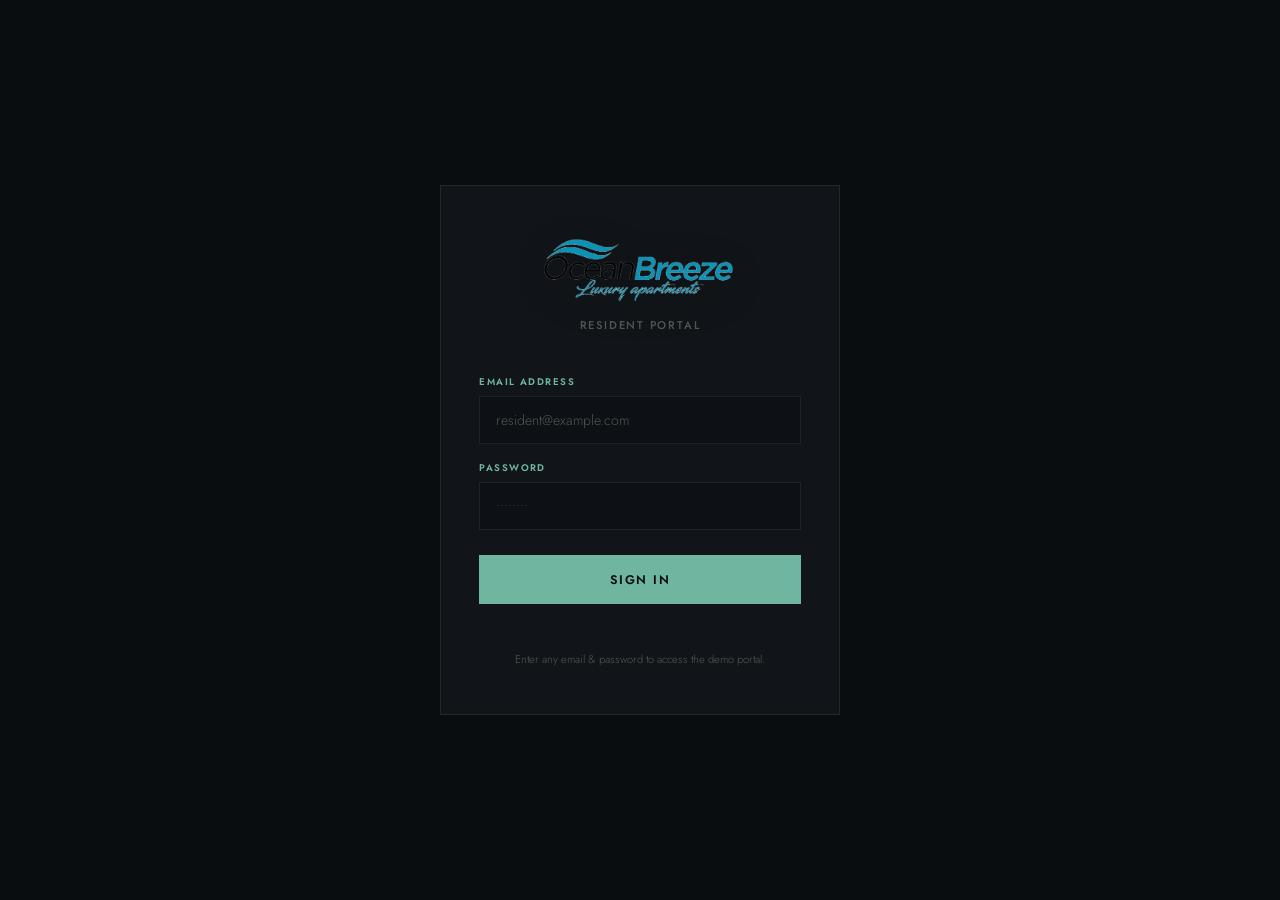
<file: portal.html>
<!DOCTYPE html>
<html lang="en">
<head>
<meta charset="UTF-8">
<meta name="viewport" content="width=device-width, initial-scale=1.0">
<title>Resident Portal — Ocean Breeze</title>
<link rel="preconnect" href="https://fonts.googleapis.com">
<link rel="preconnect" href="https://fonts.gstatic.com" crossorigin>
<link href="https://fonts.googleapis.com/css2?family=Cormorant+Garamond:ital,wght@0,300;0,400;0,500;0,600;1,300;1,400&family=Jost:wght@300;400;500;600&display=swap" rel="stylesheet">
<style>
*,*::before,*::after{box-sizing:border-box;margin:0;padding:0}
:root{
  --sidebar-w:260px;
  --ch:#0a0d0f;--ch-mid:#0d1014;--ch-l:#111519;--ch-ll:#161b21;--ch-hover:#1a1f26;
  --teal:#6fb5a0;--teal-d:rgba(111,181,160,.12);--teal-b:rgba(111,181,160,.28);
  --parch:#e8e2d4;--parch-d:rgba(232,226,212,.6);--parch-f:rgba(232,226,212,.32);
  --gold:#c8a96e;--gold-d:rgba(200,169,110,.12);--gold-b:rgba(200,169,110,.3);
  --w5:rgba(255,255,255,.05);--w8:rgba(255,255,255,.08);--w12:rgba(255,255,255,.12);
  --w16:rgba(255,255,255,.16);
  --ok:#5cb87a;--warn:#e6a23c;--err:#e06c6c;--info:#6fb5a0;
}
html,body{height:100%}
body{background:var(--ch);color:var(--parch);font-family:'Jost',sans-serif;font-weight:300;line-height:1.6;overflow-x:hidden}

/* ══════════ LOGIN ══════════ */
#loginScreen{position:fixed;inset:0;background:var(--ch);display:flex;align-items:center;justify-content:center;z-index:999;padding:1rem}
.login-card{width:100%;max-width:400px;background:var(--ch-l);border:1px solid var(--w8);padding:2.8rem 2.4rem}
.login-logo{display:flex;align-items:center;justify-content:center;width:230px;height:74px;margin:0 auto .75rem;padding:0;background:transparent;border:0;box-shadow:none}
.login-logo img{display:block;width:100%;height:100%;object-fit:contain;opacity:.92;filter:drop-shadow(0 10px 22px rgba(0,0,0,.3))}
.login-sub{font-size:.7rem;font-weight:500;letter-spacing:.16em;text-transform:uppercase;color:var(--parch-f);text-align:center;margin-bottom:2.5rem}
.login-field{display:flex;flex-direction:column;gap:.35rem;margin-bottom:1.1rem}
.login-label{font-size:.6rem;font-weight:600;letter-spacing:.15em;text-transform:uppercase;color:var(--teal)}
.login-input{background:var(--ch-mid);border:1px solid var(--w8);outline:none;color:var(--parch);font-family:'Jost',sans-serif;font-size:.88rem;font-weight:300;padding:.8rem 1rem;transition:border-color .2s}
.login-input:focus{border-color:var(--teal)}
.login-input::placeholder{color:var(--parch-f)}
.login-btn{width:100%;padding:.95rem;background:var(--teal);color:var(--ch);font-family:'Jost',sans-serif;font-size:.78rem;font-weight:600;letter-spacing:.12em;text-transform:uppercase;border:none;cursor:pointer;margin-top:.5rem;transition:background .2s}
.login-btn:hover{background:#88c9b4}
.login-err{font-size:.72rem;color:var(--err);text-align:center;margin-top:.75rem;min-height:1rem}
.login-hint{font-size:.7rem;color:var(--parch-f);text-align:center;margin-top:1.2rem}

/* ══════════ PORTAL SHELL ══════════ */
#portal{display:none;min-height:100vh}

/* ══════════ SIDEBAR ══════════ */
#sidebar{
  position:fixed;top:0;left:0;height:100vh;width:var(--sidebar-w);
  background:var(--ch-mid);border-right:1px solid var(--w8);
  display:flex;flex-direction:column;z-index:200;
  transition:transform .3s cubic-bezier(.4,0,.2,1);
}
.sb-logo{padding:1.6rem 1.4rem 1.4rem;border-bottom:1px solid var(--w5)}
.sb-logo-text{display:flex;align-items:center;justify-content:center;width:185px;height:58px;padding:0;background:transparent;border:0;box-shadow:none;text-decoration:none}
.sb-logo-text img{display:block;width:100%;height:100%;object-fit:contain;opacity:.92;filter:drop-shadow(0 8px 18px rgba(0,0,0,.28))}
.sb-unit{font-size:.6rem;font-weight:500;letter-spacing:.14em;text-transform:uppercase;color:var(--parch-f);margin-top:.2rem}

.sb-nav{flex:1;padding:1.2rem 0;overflow-y:auto}
.sb-nav-item{display:flex;align-items:center;gap:.85rem;padding:.75rem 1.4rem;font-size:.78rem;font-weight:500;letter-spacing:.06em;color:var(--parch-d);text-decoration:none;cursor:pointer;transition:background .18s,color .18s;border-left:2px solid transparent;user-select:none}
.sb-nav-item:hover{background:var(--w5);color:var(--parch)}
.sb-nav-item.active{background:rgba(111,181,160,.08);color:var(--teal);border-left-color:var(--teal)}
.sb-nav-item svg{width:16px;height:16px;stroke:currentColor;fill:none;stroke-width:1.6;stroke-linecap:round;stroke-linejoin:round;flex-shrink:0}
.sb-sep{height:1px;background:var(--w5);margin:.6rem 1.4rem}

.sb-user{padding:1.2rem 1.4rem;border-top:1px solid var(--w8);display:flex;align-items:center;gap:.75rem}
.sb-avatar{width:36px;height:36px;border-radius:50%;background:rgba(111,181,160,.2);border:1px solid var(--teal-b);display:flex;align-items:center;justify-content:center;font-size:.72rem;font-weight:600;color:var(--teal);flex-shrink:0;letter-spacing:.05em}
.sb-user-info{flex:1;min-width:0}
.sb-user-name{font-size:.8rem;font-weight:500;color:var(--parch);white-space:nowrap;overflow:hidden;text-overflow:ellipsis}
.sb-user-role{font-size:.65rem;color:var(--parch-f);white-space:nowrap;overflow:hidden;text-overflow:ellipsis}
.sb-logout{font-size:.65rem;font-weight:500;letter-spacing:.08em;text-transform:uppercase;color:var(--parch-f);cursor:pointer;white-space:nowrap;background:none;border:none;transition:color .2s;padding:0;font-family:'Jost',sans-serif}
.sb-logout:hover{color:var(--err)}

/* ══════════ OVERLAY (mobile) ══════════ */
#sbOverlay{display:none;position:fixed;inset:0;background:rgba(0,0,0,.6);z-index:190;backdrop-filter:blur(4px)}

/* ══════════ MAIN ══════════ */
#main{margin-left:var(--sidebar-w);min-height:100vh;background:var(--ch)}

/* mobile top bar */
.top-bar{display:none;position:sticky;top:0;z-index:150;height:56px;background:rgba(10,13,15,.96);backdrop-filter:blur(12px);border-bottom:1px solid var(--w8);align-items:center;justify-content:space-between;padding:0 1.2rem}
.hamburger{display:flex;flex-direction:column;gap:4.5px;cursor:pointer;background:none;border:none;padding:4px}
.hamburger span{display:block;width:20px;height:1.5px;background:var(--parch);transition:all .3s}
.top-bar-logo{display:flex;align-items:center;justify-content:center;width:142px;height:38px;padding:0;background:transparent;border:0}
.top-bar-logo img{display:block;width:100%;height:100%;object-fit:contain;opacity:.92;filter:drop-shadow(0 7px 16px rgba(0,0,0,.28))}
.top-bar-noop{width:28px}

/* page header inside main */
.page-header{padding:2.4rem 2.8rem 0;border-bottom:1px solid var(--w5);padding-bottom:1.8rem}
.page-greeting{font-family:'Cormorant Garamond',serif;font-size:clamp(1.6rem,3vw,2.2rem);font-weight:300;color:var(--parch);line-height:1.1}
.page-greeting em{font-style:italic;color:var(--teal)}
.page-meta{font-size:.72rem;color:var(--parch-f);letter-spacing:.06em;margin-top:.3rem}
.page-title{font-family:'Cormorant Garamond',serif;font-size:1.6rem;font-weight:300;color:var(--parch)}
.page-eyebrow{font-size:.65rem;font-weight:600;letter-spacing:.18em;text-transform:uppercase;color:var(--teal);margin-bottom:.4rem}

.sec-body{padding:2rem 2.8rem}

/* ══════════ SECTIONS VISIBILITY ══════════ */
.portal-sec{display:none}
.portal-sec.active{display:block}

/* ══════════ STAT CARDS ══════════ */
.stat-grid{display:grid;grid-template-columns:repeat(3,1fr);gap:1px;background:var(--w8);border:1px solid var(--w8);margin-bottom:2.5rem}
.stat-card{background:var(--ch-l);padding:1.6rem;position:relative;overflow:hidden}
.stat-card::before{content:'';position:absolute;bottom:0;left:0;right:0;height:2px}
.stat-card.teal::before{background:var(--teal);opacity:.5}
.stat-card.gold::before{background:var(--gold);opacity:.5}
.stat-card.warn::before{background:var(--warn);opacity:.6}
.stat-label{font-size:.62rem;font-weight:600;letter-spacing:.16em;text-transform:uppercase;color:var(--parch-f);margin-bottom:.7rem}
.stat-value{font-family:'Cormorant Garamond',serif;font-size:1.7rem;font-weight:300;color:var(--parch);line-height:1.15}
.stat-sub{font-size:.72rem;color:var(--parch-f);margin-top:.35rem}
.stat-badge{display:inline-block;font-size:.6rem;font-weight:600;letter-spacing:.1em;text-transform:uppercase;padding:.15rem .55rem;margin-top:.5rem}
.stat-badge.urgent{background:rgba(224,108,108,.15);color:var(--err);border:1px solid rgba(224,108,108,.3)}
.stat-badge.ok{background:rgba(92,184,122,.12);color:var(--ok);border:1px solid rgba(92,184,122,.3)}

/* ══════════ ACTIVITY FEED ══════════ */
.feed-title{font-size:.62rem;font-weight:600;letter-spacing:.16em;text-transform:uppercase;color:var(--parch-f);margin-bottom:1.2rem}
.feed-list{display:flex;flex-direction:column}
.feed-item{display:flex;gap:1rem;padding:.9rem 0;border-bottom:1px solid var(--w5);position:relative}
.feed-item:last-child{border-bottom:none}
.feed-dot-col{display:flex;flex-direction:column;align-items:center;padding-top:.3rem}
.feed-dot{width:8px;height:8px;border-radius:50%;flex-shrink:0}
.feed-dot.pay{background:var(--teal)}
.feed-dot.maint{background:var(--warn)}
.feed-dot.system{background:var(--parch-f)}
.feed-line{flex:1;width:1px;background:var(--w8);margin-top:4px}
.feed-content{flex:1}
.feed-date{font-size:.65rem;color:var(--parch-f);letter-spacing:.04em;margin-bottom:.15rem}
.feed-desc{font-size:.82rem;color:var(--parch)}
.feed-amount{font-size:.82rem;font-weight:500;color:var(--teal);white-space:nowrap}
.feed-status-pill{display:inline-block;font-size:.58rem;font-weight:600;letter-spacing:.1em;text-transform:uppercase;padding:.1rem .5rem;margin-left:.5rem;vertical-align:middle}
.pill-ok{background:rgba(92,184,122,.12);color:var(--ok);border:1px solid rgba(92,184,122,.25)}
.pill-warn{background:rgba(230,162,60,.12);color:var(--warn);border:1px solid rgba(230,162,60,.25)}
.pill-info{background:rgba(111,181,160,.12);color:var(--teal);border:1px solid rgba(111,181,160,.25)}
.pill-muted{background:var(--w5);color:var(--parch-f);border:1px solid var(--w8)}

/* ══════════ PAY RENT ══════════ */
.balance-card{background:var(--ch-mid);border:1px solid var(--w8);padding:1.8rem;margin-bottom:2rem;display:flex;align-items:center;justify-content:space-between;flex-wrap:wrap;gap:1rem;position:relative;overflow:hidden}
.balance-card::before{content:'';position:absolute;left:0;top:0;bottom:0;width:3px;background:var(--teal)}
.balance-lbl{font-size:.6rem;font-weight:600;letter-spacing:.16em;text-transform:uppercase;color:var(--parch-f);margin-bottom:.4rem}
.balance-amount{font-family:'Cormorant Garamond',serif;font-size:2.6rem;font-weight:300;color:var(--parch);line-height:1}
.balance-due{font-size:.75rem;color:var(--parch-f);margin-top:.3rem}
.balance-due strong{color:var(--warn)}

.pay-method-grid{display:grid;grid-template-columns:repeat(3,1fr);gap:1px;background:var(--w8);border:1px solid var(--w8);margin-bottom:1.5rem}
.pay-method-opt{display:flex;flex-direction:column;align-items:center;gap:.6rem;padding:1.2rem .8rem;background:var(--ch-l);cursor:pointer;transition:background .18s;user-select:none}
.pay-method-opt:hover{background:var(--ch-hover)}
.pay-method-opt.sel{background:var(--teal-d);box-shadow:inset 0 0 0 1px var(--teal-b)}
.pay-m-icon{width:36px;height:36px;border-radius:50%;display:flex;align-items:center;justify-content:center;flex-shrink:0}
.pay-m-name{font-size:.68rem;font-weight:500;letter-spacing:.1em;text-transform:uppercase;color:var(--parch-d);transition:color .18s}
.pay-method-opt.sel .pay-m-name{color:var(--teal)}
.mpesa-note{padding:.85rem 1.1rem;background:rgba(111,181,160,.06);border:1px solid var(--teal-b);border-left:3px solid var(--teal);font-size:.79rem;color:var(--parch-d);margin-bottom:1.2rem;display:none}
.mpesa-note.show{display:block}
.mpesa-note strong{color:var(--teal)}

.form-row{display:grid;grid-template-columns:1fr 1fr;gap:1rem 1.5rem;margin-bottom:1.2rem}
.fg{display:flex;flex-direction:column;gap:.35rem}
.fg.full{grid-column:1/-1}
.flbl{font-size:.6rem;font-weight:600;letter-spacing:.15em;text-transform:uppercase;color:var(--teal)}
.finp,.fsel,.ftxt{background:var(--ch-l);border:1px solid var(--w8);outline:none;color:var(--parch);font-family:'Jost',sans-serif;font-size:.87rem;font-weight:300;padding:.8rem 1rem;width:100%;transition:border-color .2s}
.finp:focus,.fsel:focus,.ftxt:focus{border-color:var(--teal)}
.finp::placeholder,.ftxt::placeholder{color:var(--parch-f)}
.fsel{-webkit-appearance:none;appearance:none;cursor:pointer}
.fsel option{background:var(--ch-l)}
.ftxt{resize:vertical;min-height:85px}

.btn-primary{display:inline-flex;align-items:center;justify-content:center;gap:.45rem;padding:.9rem 2.2rem;background:var(--teal);color:var(--ch);font-family:'Jost',sans-serif;font-size:.78rem;font-weight:600;letter-spacing:.12em;text-transform:uppercase;border:none;cursor:pointer;transition:background .2s,transform .15s;min-width:140px}
.btn-primary:hover:not(:disabled){background:#88c9b4;transform:translateY(-1px)}
.btn-primary:disabled{opacity:.35;cursor:not-allowed;transform:none}
.btn-primary svg{width:15px;height:15px;stroke:currentColor;fill:none;stroke-width:2;stroke-linecap:round;stroke-linejoin:round}
.btn-secondary{display:inline-flex;align-items:center;justify-content:center;gap:.4rem;padding:.9rem 1.5rem;background:none;color:var(--parch-d);font-family:'Jost',sans-serif;font-size:.76rem;font-weight:500;letter-spacing:.1em;text-transform:uppercase;border:1px solid var(--w8);cursor:pointer;transition:border-color .2s,color .2s}
.btn-secondary:hover{border-color:var(--teal-b);color:var(--teal)}
.btn-secondary svg{width:13px;height:13px;stroke:currentColor;fill:none;stroke-width:2;stroke-linecap:round;stroke-linejoin:round}

/* success animation */
.pay-success{display:none;text-align:center;padding:3rem 1rem;animation:fadeUp .4s ease}
.pay-success.show{display:block}
.pay-success-icon{width:64px;height:64px;border-radius:50%;background:rgba(92,184,122,.12);border:1.5px solid rgba(92,184,122,.3);display:flex;align-items:center;justify-content:center;margin:0 auto 1.2rem;animation:pop .45s cubic-bezier(.34,1.56,.64,1)}
.pay-success-icon svg{width:28px;height:28px;stroke:var(--ok);fill:none;stroke-width:1.8;stroke-linecap:round;stroke-linejoin:round}
.pay-success-title{font-family:'Cormorant Garamond',serif;font-size:1.8rem;font-weight:300;color:var(--parch);margin-bottom:.5rem}
.pay-success-sub{font-size:.82rem;color:var(--parch-d)}
@keyframes pop{from{transform:scale(.4);opacity:0}to{transform:scale(1);opacity:1}}
@keyframes fadeUp{from{opacity:0;transform:translateY(10px)}to{opacity:1;transform:translateY(0)}}

/* ══════════ MAINTENANCE ══════════ */
.maint-layout{display:grid;grid-template-columns:1fr 1.5fr;gap:2rem;align-items:start}
.section-card{background:var(--ch-l);border:1px solid var(--w8);padding:1.8rem;margin-bottom:1.5rem}
.sc-title{font-size:.65rem;font-weight:600;letter-spacing:.16em;text-transform:uppercase;color:var(--teal);margin-bottom:1.4rem}

.priority-toggle{display:grid;grid-template-columns:1fr 1fr;gap:1px;background:var(--w8);border:1px solid var(--w8)}
.prio-opt{display:flex;align-items:center;justify-content:center;gap:.5rem;padding:.7rem;background:var(--ch-l);cursor:pointer;font-size:.72rem;font-weight:500;letter-spacing:.08em;text-transform:uppercase;color:var(--parch-f);transition:all .18s;user-select:none}
.prio-opt:hover{background:var(--ch-hover)}
.prio-opt.sel-normal{background:var(--teal-d);color:var(--teal);box-shadow:inset 0 0 0 1px var(--teal-b)}
.prio-opt.sel-urgent{background:rgba(224,108,108,.1);color:var(--err);box-shadow:inset 0 0 0 1px rgba(224,108,108,.3)}
.prio-opt svg{width:12px;height:12px;stroke:currentColor;fill:none;stroke-width:2;stroke-linecap:round;stroke-linejoin:round}

.upload-zone{border:1px dashed var(--w12);padding:1.5rem 1rem;text-align:center;cursor:pointer;transition:border-color .2s,background .2s}
.upload-zone:hover{border-color:var(--teal-b);background:var(--teal-d)}
.upload-zone input{display:none}
.upload-icon{width:24px;height:24px;stroke:var(--parch-f);fill:none;stroke-width:1.5;stroke-linecap:round;stroke-linejoin:round;margin:0 auto .5rem}
.upload-text{font-size:.74rem;color:var(--parch-f)}
.upload-text strong{color:var(--teal)}
.upload-name{font-size:.72rem;color:var(--teal);margin-top:.5rem}

/* Requests table */
.req-table{width:100%;border-collapse:collapse;margin-top:.5rem}
.req-table th{font-size:.58rem;font-weight:600;letter-spacing:.14em;text-transform:uppercase;color:var(--parch-f);padding:.7rem 1rem;border-bottom:1px solid var(--w8);text-align:left;white-space:nowrap}
.req-table td{padding:.85rem 1rem;border-bottom:1px solid var(--w5);font-size:.8rem;color:var(--parch-d);vertical-align:middle}
.req-table tr:last-child td{border-bottom:none}
.req-table tr.req-row{cursor:pointer;transition:background .15s}
.req-table tr.req-row:hover td{background:var(--w5)}
.req-table tr.req-row.active td{background:rgba(111,181,160,.07)}
.req-num{font-family:'Cormorant Garamond',serif;font-size:.95rem;color:var(--parch);font-weight:400}
.status-badge{display:inline-block;font-size:.58rem;font-weight:600;letter-spacing:.1em;text-transform:uppercase;padding:.15rem .55rem;white-space:nowrap}
.s-pending{background:var(--w5);color:var(--parch-f);border:1px solid var(--w8)}
.s-progress{background:rgba(230,162,60,.12);color:var(--warn);border:1px solid rgba(230,162,60,.25)}
.s-resolved{background:rgba(92,184,122,.12);color:var(--ok);border:1px solid rgba(92,184,122,.25)}
.view-btn{font-size:.62rem;font-weight:600;letter-spacing:.1em;text-transform:uppercase;color:var(--teal);cursor:pointer;background:none;border:none;font-family:'Jost',sans-serif;padding:.2rem .5rem;transition:opacity .2s}
.view-btn:hover{opacity:.7}

/* Timeline */
.timeline-panel{background:var(--ch-mid);border:1px solid var(--w8);padding:1.6rem;margin-top:1px}
.tl-title{font-size:.62rem;font-weight:600;letter-spacing:.14em;text-transform:uppercase;color:var(--parch-f);margin-bottom:1.4rem;display:flex;align-items:center;justify-content:space-between}
.tl-close{cursor:pointer;color:var(--parch-f);background:none;border:none;font-size:1rem;font-family:'Jost',sans-serif;transition:color .2s}
.tl-close:hover{color:var(--parch)}
.tl-item{display:flex;gap:1rem;position:relative}
.tl-item:not(:last-child)::before{content:'';position:absolute;left:7px;top:20px;bottom:-4px;width:1px;background:var(--w8)}
.tl-dot{width:15px;height:15px;border-radius:50%;flex-shrink:0;margin-top:3px;display:flex;align-items:center;justify-content:center;font-size:.5rem;z-index:1}
.tl-dot.done{background:var(--teal);border:1.5px solid var(--teal)}
.tl-dot.done::after{content:'✓';color:var(--ch);font-weight:700}
.tl-dot.active{background:var(--ch-l);border:1.5px solid var(--warn)}
.tl-dot.active::after{content:'';width:5px;height:5px;border-radius:50%;background:var(--warn);display:block}
.tl-dot.pending{background:var(--ch-l);border:1.5px solid var(--w12)}
.tl-info{flex:1;padding-bottom:1.2rem}
.tl-step{font-size:.8rem;font-weight:500;color:var(--parch);margin-bottom:.1rem}
.tl-when{font-size:.68rem;color:var(--parch-f)}
.tl-msg{font-size:.76rem;color:var(--parch-d);margin-top:.2rem;font-style:italic}

/* ══════════ LEASE ══════════ */
.lease-layout{display:grid;grid-template-columns:1fr 1.2fr;gap:2rem;align-items:start}
.lease-detail-row{display:flex;align-items:center;justify-content:space-between;padding:.65rem 0;border-bottom:1px solid var(--w5);font-size:.83rem}
.lease-detail-row:last-child{border-bottom:none}
.lease-d-lbl{color:var(--parch-f)}
.lease-d-val{color:var(--parch);font-weight:400;text-align:right}
.lease-status-active{color:var(--ok);font-weight:500}
.pdf-placeholder{background:var(--ch-mid);border:1px solid var(--w8);padding:3rem 2rem;text-align:center;margin-bottom:1.2rem;position:relative;overflow:hidden}
.pdf-lines{position:absolute;inset:0;opacity:.04;background:repeating-linear-gradient(0deg,transparent,transparent 22px,var(--parch) 22px,var(--parch) 23px)}
.pdf-icon{width:48px;height:48px;margin:0 auto 1rem;stroke:var(--parch-f);fill:none;stroke-width:1.2;stroke-linecap:round;stroke-linejoin:round}
.pdf-name{font-family:'Cormorant Garamond',serif;font-size:1.1rem;font-weight:400;color:var(--parch-d);margin-bottom:.3rem}
.pdf-meta{font-size:.7rem;color:var(--parch-f)}
.pdf-actions{display:flex;gap:.75rem;flex-wrap:wrap}

/* signed badge */
.signed-badge{display:inline-flex;align-items:center;gap:.4rem;padding:.35rem .9rem;background:rgba(92,184,122,.1);border:1px solid rgba(92,184,122,.3);font-size:.68rem;font-weight:600;letter-spacing:.1em;text-transform:uppercase;color:var(--ok);margin-top:.8rem}
.signed-badge svg{width:12px;height:12px;stroke:currentColor;fill:none;stroke-width:2.5;stroke-linecap:round;stroke-linejoin:round}

/* ══════════ SIGNATURE MODAL ══════════ */
#sigModal{display:none;position:fixed;inset:0;background:rgba(0,0,0,.7);z-index:500;align-items:center;justify-content:center;padding:1rem;backdrop-filter:blur(8px)}
#sigModal.open{display:flex}
.sig-box{background:var(--ch-l);border:1px solid var(--w12);padding:2rem;max-width:520px;width:100%}
.sig-title{font-family:'Cormorant Garamond',serif;font-size:1.4rem;font-weight:300;color:var(--parch);margin-bottom:.4rem}
.sig-sub{font-size:.76rem;color:var(--parch-d);margin-bottom:1.4rem}
#sigCanvas{width:100%;height:160px;background:#f5f2ec;border:1px solid var(--w12);cursor:crosshair;display:block;touch-action:none}
.sig-hint{font-size:.68rem;color:var(--parch-f);text-align:center;margin-top:.4rem;margin-bottom:1.2rem}
.sig-actions{display:flex;justify-content:space-between;gap:.75rem;flex-wrap:wrap}

/* ══════════ NEIGHBOURHOOD ══════════ */
.nb-coming{text-align:center;padding:4rem 1rem}
.nb-icon-big{width:56px;height:56px;stroke:var(--parch-f);fill:none;stroke-width:1.2;stroke-linecap:round;stroke-linejoin:round;margin:0 auto 1.2rem}
.nb-coming h2{font-family:'Cormorant Garamond',serif;font-size:1.6rem;font-weight:300;color:var(--parch-d);margin-bottom:.5rem}
.nb-coming p{font-size:.82rem;color:var(--parch-f)}
.nb-grid{display:grid;grid-template-columns:repeat(auto-fit,minmax(200px,1fr));gap:1px;background:var(--w8);border:1px solid var(--w8);margin-top:2rem}
.nb-card{background:var(--ch-l);padding:1.4rem;cursor:pointer;transition:background .18s}
.nb-card:hover{background:var(--ch-hover)}
.nb-card-icon{width:28px;height:28px;stroke:var(--teal);fill:none;stroke-width:1.5;stroke-linecap:round;stroke-linejoin:round;margin-bottom:.75rem}
.nb-card-name{font-size:.78rem;font-weight:500;color:var(--parch);margin-bottom:.2rem}
.nb-card-meta{font-size:.7rem;color:var(--parch-f)}
.ai-chip-sm{display:inline-flex;align-items:center;gap:.3rem;font-size:.55rem;font-weight:600;letter-spacing:.1em;text-transform:uppercase;color:var(--teal);padding:.12rem .4rem;background:rgba(111,181,160,.1);border:1px solid rgba(111,181,160,.2);margin-top:.4rem}

/* ══════════ SETTINGS ══════════ */
.settings-avatar{width:72px;height:72px;border-radius:50%;background:rgba(111,181,160,.15);border:1.5px solid var(--teal-b);display:flex;align-items:center;justify-content:center;font-size:1.4rem;font-weight:600;color:var(--teal);margin-bottom:1.2rem;letter-spacing:.05em}
.settings-grid{display:grid;grid-template-columns:1fr 1fr;gap:2rem}

/* ══════════ RESPONSIVE ══════════ */
@media(max-width:900px){
  #sidebar{transform:translateX(-100%)}
  #sidebar.open{transform:translateX(0)}
  #main{margin-left:0}
  .top-bar{display:flex}
  .sec-body{padding:1.5rem 1.2rem}
  .page-header{padding:1.5rem 1.2rem}
  .stat-grid{grid-template-columns:1fr}
  .maint-layout{grid-template-columns:1fr}
  .lease-layout{grid-template-columns:1fr}
  .settings-grid{grid-template-columns:1fr}
  .form-row{grid-template-columns:1fr}
  .fg.full{grid-column:1}
}
@media(max-width:600px){
  .pay-method-grid{grid-template-columns:1fr}
  .pdf-actions{flex-direction:column}
}
</style>
</head>
<body>

<!-- ════════ LOGIN ════════ -->
<div id="loginScreen">
  <div class="login-card">
    <div class="login-logo">
      <img src="assets/logo/oceanbreeze-logo.webp" alt="Ocean Breeze Luxury Apartments">
    </div>
    <div class="login-sub">Resident Portal</div>
    <div class="login-field">
      <label class="login-label">Email Address</label>
      <input type="email" class="login-input" id="loginEmail" placeholder="resident@example.com" autocomplete="username">
    </div>
    <div class="login-field">
      <label class="login-label">Password</label>
      <input type="password" class="login-input" id="loginPass" placeholder="••••••••" autocomplete="current-password">
    </div>
    <button class="login-btn" onclick="doLogin()">Sign In</button>
    <div class="login-err" id="loginErr"></div>
    <div class="login-hint">Enter any email &amp; password to access the demo portal.</div>
  </div>
</div>

<!-- ════════ PORTAL ════════ -->
<div id="portal">

  <!-- SIDEBAR -->
  <aside id="sidebar">
    <div class="sb-logo">
      <a class="sb-logo-text" href="index.html" aria-label="Ocean Breeze Luxury Apartments home">
        <img src="assets/logo/oceanbreeze-logo.webp" alt="Ocean Breeze Luxury Apartments">
      </a>
      <div class="sb-unit">Bijilo, The Gambia</div>
    </div>

    <nav class="sb-nav" id="sbNav">
      <a class="sb-nav-item active" data-sec="dashboard">
        <svg viewBox="0 0 24 24"><rect x="3" y="3" width="7" height="7"/><rect x="14" y="3" width="7" height="7"/><rect x="14" y="14" width="7" height="7"/><rect x="3" y="14" width="7" height="7"/></svg>
        Dashboard
      </a>
      <a class="sb-nav-item" data-sec="payrent">
        <svg viewBox="0 0 24 24"><rect x="1" y="4" width="22" height="16" rx="2"/><line x1="1" y1="10" x2="23" y2="10"/></svg>
        Pay Rent
      </a>
      <a class="sb-nav-item" data-sec="maintenance">
        <svg viewBox="0 0 24 24"><path d="M14.7 6.3a1 1 0 0 0 0 1.4l1.6 1.6a1 1 0 0 0 1.4 0l3.77-3.77a6 6 0 0 1-7.94 7.94l-6.91 6.91a2.12 2.12 0 0 1-3-3l6.91-6.91a6 6 0 0 1 7.94-7.94l-3.76 3.76z"/></svg>
        Maintenance
      </a>
      <a class="sb-nav-item" data-sec="lease">
        <svg viewBox="0 0 24 24"><path d="M14 2H6a2 2 0 0 0-2 2v16a2 2 0 0 0 2 2h12a2 2 0 0 0 2-2V8z"/><polyline points="14 2 14 8 20 8"/><line x1="16" y1="13" x2="8" y2="13"/><line x1="16" y1="17" x2="8" y2="17"/></svg>
        My Lease
      </a>
      <div class="sb-sep"></div>
      <a class="sb-nav-item" data-sec="neighbourhood">
        <svg viewBox="0 0 24 24"><circle cx="12" cy="12" r="10"/><line x1="2" y1="12" x2="22" y2="12"/><path d="M12 2a15.3 15.3 0 0 1 4 10 15.3 15.3 0 0 1-4 10 15.3 15.3 0 0 1-4-10 15.3 15.3 0 0 1 4-10z"/></svg>
        Neighbourhood
      </a>
      <a class="sb-nav-item" data-sec="settings">
        <svg viewBox="0 0 24 24"><circle cx="12" cy="12" r="3"/><path d="M19.4 15a1.65 1.65 0 0 0 .33 1.82l.06.06a2 2 0 0 1-2.83 2.83l-.06-.06a1.65 1.65 0 0 0-1.82-.33 1.65 1.65 0 0 0-1 1.51V21a2 2 0 0 1-4 0v-.09A1.65 1.65 0 0 0 9 19.4a1.65 1.65 0 0 0-1.82.33l-.06.06a2 2 0 0 1-2.83-2.83l.06-.06A1.65 1.65 0 0 0 4.68 15a1.65 1.65 0 0 0-1.51-1H3a2 2 0 0 1 0-4h.09A1.65 1.65 0 0 0 4.6 9a1.65 1.65 0 0 0-.33-1.82l-.06-.06a2 2 0 0 1 2.83-2.83l.06.06A1.65 1.65 0 0 0 9 4.68a1.65 1.65 0 0 0 1-1.51V3a2 2 0 0 1 4 0v.09a1.65 1.65 0 0 0 1 1.51 1.65 1.65 0 0 0 1.82-.33l.06-.06a2 2 0 0 1 2.83 2.83l-.06.06A1.65 1.65 0 0 0 19.4 9a1.65 1.65 0 0 0 1.51 1H21a2 2 0 0 1 0 4h-.09a1.65 1.65 0 0 0-1.51 1z"/></svg>
        Settings
      </a>
    </nav>

    <div class="sb-user">
      <div class="sb-avatar" id="sbAvatar">AD</div>
      <div class="sb-user-info">
        <div class="sb-user-name" id="sbName">Amara Diallo</div>
        <div class="sb-user-role">Unit 3B · Bijilo Residence</div>
      </div>
      <button class="sb-logout" onclick="doLogout()">Logout</button>
    </div>
  </aside>

  <!-- MOBILE OVERLAY -->
  <div id="sbOverlay" onclick="closeSidebar()"></div>

  <!-- MAIN -->
  <div id="main">
    <!-- mobile top bar -->
    <div class="top-bar">
      <button class="hamburger" onclick="toggleSidebar()">
        <span></span><span></span><span></span>
      </button>
      <div class="top-bar-logo">
        <img src="assets/logo/oceanbreeze-logo.webp" alt="Ocean Breeze Luxury Apartments">
      </div>
      <div class="top-bar-noop"></div>
    </div>

    <!-- ── DASHBOARD ── -->
    <div class="portal-sec active" id="sec-dashboard">
      <div class="page-header">
        <div class="page-greeting">Good morning, <em id="greetName">Amara</em>.</div>
        <div class="page-meta">Bijilo, The Gambia · Ocean Breeze Luxury Apartments · Unit 3B</div>
      </div>
      <div class="sec-body">
        <div class="stat-grid">
          <div class="stat-card teal">
            <div class="stat-label">Next Rent Due</div>
            <div class="stat-value">$180.00</div>
            <div class="stat-sub">Due 1 July 2026</div>
            <span class="stat-badge ok">On Track</span>
          </div>
          <div class="stat-card gold">
            <div class="stat-label">Lease Expiry</div>
            <div class="stat-value">31 Dec 2026</div>
            <div class="stat-sub">207 days remaining</div>
            <span class="stat-badge ok">Active</span>
          </div>
          <div class="stat-card warn">
            <div class="stat-label">Open Requests</div>
            <div class="stat-value">2</div>
            <div class="stat-sub">1 Urgent · 1 Normal</div>
            <span class="stat-badge urgent">Action Needed</span>
          </div>
        </div>

        <div class="feed-title">Recent Activity</div>
        <div class="feed-list">
          <div class="feed-item">
            <div class="feed-dot-col"><div class="feed-dot pay"></div><div class="feed-line"></div></div>
            <div class="feed-content">
              <div class="feed-date">1 Jun 2026</div>
              <div class="feed-desc">Rent payment — June 2026 <span class="feed-status-pill pill-ok">Confirmed</span></div>
            </div>
            <div class="feed-amount">$180.00</div>
          </div>
          <div class="feed-item">
            <div class="feed-dot-col"><div class="feed-dot maint"></div><div class="feed-line"></div></div>
            <div class="feed-content">
              <div class="feed-date">15 May 2026</div>
              <div class="feed-desc">Maintenance: AC not cooling properly <span class="feed-status-pill pill-warn">In Progress</span></div>
            </div>
          </div>
          <div class="feed-item">
            <div class="feed-dot-col"><div class="feed-dot pay"></div><div class="feed-line"></div></div>
            <div class="feed-content">
              <div class="feed-date">1 May 2026</div>
              <div class="feed-desc">Rent payment — May 2026 <span class="feed-status-pill pill-ok">Confirmed</span></div>
            </div>
            <div class="feed-amount">$180.00</div>
          </div>
          <div class="feed-item">
            <div class="feed-dot-col"><div class="feed-dot pay"></div></div>
            <div class="feed-content">
              <div class="feed-date">1 Apr 2026</div>
              <div class="feed-desc">Rent payment — April 2026 <span class="feed-status-pill pill-ok">Confirmed</span></div>
            </div>
            <div class="feed-amount">$180.00</div>
          </div>
        </div>

        <div style="margin-top:2rem;display:flex;gap:.75rem;flex-wrap:wrap">
          <button class="btn-primary" onclick="navTo('payrent')">
            <svg viewBox="0 0 24 24"><rect x="1" y="4" width="22" height="16" rx="2"/><line x1="1" y1="10" x2="23" y2="10"/></svg>
            Pay Rent
          </button>
          <button class="btn-secondary" onclick="navTo('maintenance')">
            <svg viewBox="0 0 24 24"><path d="M14.7 6.3a1 1 0 0 0 0 1.4l1.6 1.6a1 1 0 0 0 1.4 0l3.77-3.77a6 6 0 0 1-7.94 7.94l-6.91 6.91a2.12 2.12 0 0 1-3-3l6.91-6.91a6 6 0 0 1 7.94-7.94l-3.76 3.76z"/></svg>
            New Request
          </button>
        </div>
      </div>
    </div>

    <!-- ── PAY RENT ── -->
    <div class="portal-sec" id="sec-payrent">
      <div class="page-header">
        <div class="page-eyebrow">Finance</div>
        <div class="page-title">Pay Rent</div>
      </div>
      <div class="sec-body">
        <div id="payForm">
          <div class="balance-card">
            <div>
              <div class="balance-lbl">Outstanding Balance</div>
              <div class="balance-amount">$180.00</div>
              <div class="balance-due">Due: <strong>1 July 2026</strong> · June 2026</div>
            </div>
            <div style="text-align:right">
              <div style="font-size:.62rem;font-weight:600;letter-spacing:.14em;text-transform:uppercase;color:var(--parch-f);margin-bottom:.4rem">Unit</div>
              <div style="font-family:'Cormorant Garamond',serif;font-size:1.3rem;color:var(--parch)">3B — Bijilo Residence</div>
            </div>
          </div>

          <div style="font-size:.62rem;font-weight:600;letter-spacing:.16em;text-transform:uppercase;color:var(--teal);margin-bottom:.9rem">Payment Method</div>
          <div class="pay-method-grid">
            <div class="pay-method-opt sel" data-pay="mpesa" onclick="selPayMethod('mpesa',this)">
              <div class="pay-m-icon" style="background:#4CAF50">
                <svg width="18" height="18" viewBox="0 0 24 24" fill="white"><path d="M6.6 10.8c0-2.98 2.42-5.4 5.4-5.4s5.4 2.42 5.4 5.4-2.42 5.4-5.4 5.4-5.4-2.42-5.4-5.4M12 2C6.48 2 2 6.48 2 12s4.48 10 10 10 10-4.48 10-10S17.52 2 12 2"/></svg>
              </div>
              <span class="pay-m-name">M-Pesa</span>
            </div>
            <div class="pay-method-opt" data-pay="airtel" onclick="selPayMethod('airtel',this)">
              <div class="pay-m-icon" style="background:#E53935">
                <svg width="18" height="18" viewBox="0 0 24 24" fill="white"><path d="M1 9l2 2c4.97-4.97 13.03-4.97 18 0l2-2C16.93 2.93 7.08 2.93 1 9zm8 8l3 3 3-3c-1.65-1.66-4.34-1.66-6 0zm-4-4l2 2c2.76-2.76 7.24-2.76 10 0l2-2C15.14 9.14 8.87 9.14 5 13z"/></svg>
              </div>
              <span class="pay-m-name">Airtel Money</span>
            </div>
            <div class="pay-method-opt" data-pay="bank" onclick="selPayMethod('bank',this)">
              <div class="pay-m-icon" style="background:linear-gradient(135deg,#1a1f71,#00579f)">
                <svg width="18" height="18" viewBox="0 0 24 24" fill="none" stroke="white" stroke-width="1.8"><line x1="3" y1="22" x2="21" y2="22"/><line x1="6" y1="18" x2="6" y2="11"/><line x1="10" y1="18" x2="10" y2="11"/><line x1="14" y1="18" x2="14" y2="11"/><line x1="18" y1="18" x2="18" y2="11"/><polygon points="12 2 3 7 21 7"/></svg>
              </div>
              <span class="pay-m-name">Bank Transfer</span>
            </div>
          </div>

          <div class="mpesa-note show" id="payNote">
            You will receive an <strong>M-Pesa STK push</strong> to your registered number. Approve the prompt to complete payment.
          </div>

          <div class="form-row">
            <div class="fg">
              <label class="flbl">Amount (USD)</label>
              <input type="number" class="finp" id="payAmount" value="180" min="1">
            </div>
            <div class="fg">
              <label class="flbl">Payment Reference</label>
              <input type="text" class="finp" id="payRef" placeholder="e.g. June 2026 rent">
            </div>
            <div class="fg full">
              <label class="flbl">Note (optional)</label>
              <input type="text" class="finp" placeholder="Additional notes to management">
            </div>
          </div>

          <div style="display:flex;align-items:center;gap:1rem;margin-top:.5rem;flex-wrap:wrap">
            <button class="btn-primary" onclick="doPayment()">
              <svg viewBox="0 0 24 24"><polyline points="20 6 9 17 4 12"/></svg>
              Pay Now
            </button>
            <span style="font-size:.72rem;color:var(--parch-f)">Secured · Free cancellation up to 48h</span>
          </div>
        </div>

        <div class="pay-success" id="paySuccess">
          <div class="pay-success-icon">
            <svg viewBox="0 0 24 24"><polyline points="20 6 9 17 4 12"/></svg>
          </div>
          <div class="pay-success-title">Payment Received.</div>
          <div class="pay-success-sub">Your rent for June 2026 has been processed. A receipt will be sent to your email.</div>
          <div style="margin-top:1.8rem;display:inline-block;font-family:'Cormorant Garamond',serif;font-size:1.4rem;color:var(--teal);padding:.6rem 1.4rem;background:var(--teal-d);border:1px solid var(--teal-b);letter-spacing:.1em" id="payTxRef">REF: —</div>
          <div style="margin-top:1.4rem">
            <button class="btn-secondary" onclick="resetPay()">
              <svg viewBox="0 0 24 24"><polyline points="15 18 9 12 15 6"/></svg>
              Back to Payments
            </button>
          </div>
        </div>
      </div>
    </div>

    <!-- ── MAINTENANCE ── -->
    <div class="portal-sec" id="sec-maintenance">
      <div class="page-header">
        <div class="page-eyebrow">Services</div>
        <div class="page-title">Maintenance Requests</div>
      </div>
      <div class="sec-body">
        <div class="maint-layout">
          <!-- LEFT: form -->
          <div>
            <div class="section-card">
              <div class="sc-title">New Request</div>
              <div style="display:flex;flex-direction:column;gap:1rem">
                <div class="fg">
                  <label class="flbl">Category</label>
                  <select class="fsel" id="maintCat">
                    <option value="">Select category</option>
                    <option value="Plumbing">Plumbing</option>
                    <option value="Electrical">Electrical</option>
                    <option value="AC">Air Conditioning</option>
                    <option value="Other">Other</option>
                  </select>
                </div>
                <div class="fg">
                  <label class="flbl">Description</label>
                  <textarea class="ftxt" id="maintDesc" placeholder="Describe the issue in detail..."></textarea>
                </div>
                <div class="fg">
                  <label class="flbl">Priority</label>
                  <div class="priority-toggle">
                    <div class="prio-opt sel-normal" id="prioNormal" onclick="setPrio('normal')">
                      <svg viewBox="0 0 24 24"><circle cx="12" cy="12" r="10"/><line x1="12" y1="8" x2="12" y2="12"/><line x1="12" y1="16" x2="12.01" y2="16"/></svg>
                      Normal
                    </div>
                    <div class="prio-opt" id="prioUrgent" onclick="setPrio('urgent')">
                      <svg viewBox="0 0 24 24"><polygon points="7.86 2 16.14 2 22 7.86 22 16.14 16.14 22 7.86 22 2 16.14 2 7.86 7.86 2"/><line x1="12" y1="8" x2="12" y2="12"/><line x1="12" y1="16" x2="12.01" y2="16"/></svg>
                      Urgent
                    </div>
                  </div>
                </div>
                <div class="fg">
                  <label class="flbl">Photo (optional)</label>
                  <label class="upload-zone" for="maintPhoto">
                    <input type="file" id="maintPhoto" accept="image/*" onchange="photoSelected(this)">
                    <svg class="upload-icon" viewBox="0 0 24 24"><rect x="3" y="3" width="18" height="18" rx="2"/><circle cx="8.5" cy="8.5" r="1.5"/><polyline points="21 15 16 10 5 21"/></svg>
                    <div class="upload-text">Drop photo or <strong>click to browse</strong></div>
                    <div class="upload-name" id="uploadName"></div>
                  </label>
                </div>
                <button class="btn-primary" onclick="submitMaint()" id="maintSubmitBtn">
                  Submit Request
                  <svg viewBox="0 0 24 24"><polyline points="9 18 15 12 9 6"/></svg>
                </button>
                <div id="maintSuccess" style="display:none;padding:.9rem 1rem;background:rgba(92,184,122,.08);border:1px solid rgba(92,184,122,.25);font-size:.79rem;color:var(--ok)">
                  ✓ Request submitted — Reference <strong id="newReqRef">#MR004</strong>. Our team will respond within 24 hours.
                </div>
              </div>
            </div>
          </div>

          <!-- RIGHT: table + timeline -->
          <div>
            <div class="section-card" style="padding:0;overflow:hidden">
              <div style="padding:1.2rem 1.6rem;border-bottom:1px solid var(--w5)">
                <div class="sc-title" style="margin-bottom:0">Active Requests</div>
              </div>
              <table class="req-table">
                <thead>
                  <tr>
                    <th>Ref</th>
                    <th>Date</th>
                    <th>Category</th>
                    <th>Status</th>
                    <th></th>
                  </tr>
                </thead>
                <tbody id="reqTableBody">
                  <tr class="req-row" data-req="0">
                    <td><span class="req-num">#MR001</span></td>
                    <td>15 May 2026</td>
                    <td>AC</td>
                    <td><span class="status-badge s-progress">In Progress</span></td>
                    <td><button class="view-btn" onclick="showTimeline(0,event)">View ↓</button></td>
                  </tr>
                  <tr class="req-row" data-req="1">
                    <td><span class="req-num">#MR002</span></td>
                    <td>22 Apr 2026</td>
                    <td>Plumbing</td>
                    <td><span class="status-badge s-resolved">Resolved</span></td>
                    <td><button class="view-btn" onclick="showTimeline(1,event)">View ↓</button></td>
                  </tr>
                  <tr class="req-row" data-req="2">
                    <td><span class="req-num">#MR003</span></td>
                    <td>5 Jun 2026</td>
                    <td>Electrical</td>
                    <td><span class="status-badge s-pending">Pending</span></td>
                    <td><button class="view-btn" onclick="showTimeline(2,event)">View ↓</button></td>
                  </tr>
                </tbody>
              </table>
            </div>

            <div class="timeline-panel" id="timelinePanel" style="display:none">
              <div class="tl-title">
                <span id="tlRef">Request Timeline</span>
                <button class="tl-close" onclick="closeTimeline()">✕</button>
              </div>
              <div id="tlBody"></div>
            </div>
          </div>
        </div>
      </div>
    </div>

    <!-- ── LEASE ── -->
    <div class="portal-sec" id="sec-lease">
      <div class="page-header">
        <div class="page-eyebrow">Legal</div>
        <div class="page-title">My Lease</div>
      </div>
      <div class="sec-body">
        <div class="lease-layout">
          <!-- LEFT: details -->
          <div>
            <div class="section-card">
              <div class="sc-title">Lease Summary</div>
              <div class="lease-detail-row"><span class="lease-d-lbl">Tenant</span><span class="lease-d-val" id="leaseTenant">Amara Diallo</span></div>
              <div class="lease-detail-row"><span class="lease-d-lbl">Unit</span><span class="lease-d-val">3B — Bijilo Residence (2BR)</span></div>
              <div class="lease-detail-row"><span class="lease-d-lbl">Start Date</span><span class="lease-d-val">1 January 2026</span></div>
              <div class="lease-detail-row"><span class="lease-d-lbl">End Date</span><span class="lease-d-val">31 December 2026</span></div>
              <div class="lease-detail-row"><span class="lease-d-lbl">Monthly Rent</span><span class="lease-d-val">$180.00</span></div>
              <div class="lease-detail-row"><span class="lease-d-lbl">Security Deposit</span><span class="lease-d-val">$360.00</span></div>
              <div class="lease-detail-row"><span class="lease-d-lbl">Status</span><span class="lease-d-val lease-status-active">Active</span></div>
            </div>

            <div class="section-card">
              <div class="sc-title">Key Conditions</div>
              <div style="display:flex;flex-direction:column;gap:.7rem">
                <div style="font-size:.8rem;color:var(--parch-d);padding:.65rem 0;border-bottom:1px solid var(--w5)">
                  <span style="color:var(--teal);font-weight:500">Notice Period</span> — 30 days written notice required before vacating.
                </div>
                <div style="font-size:.8rem;color:var(--parch-d);padding:.65rem 0;border-bottom:1px solid var(--w5)">
                  <span style="color:var(--teal);font-weight:500">Pets</span> — Permitted with prior written approval from management.
                </div>
                <div style="font-size:.8rem;color:var(--parch-d);padding:.65rem 0">
                  <span style="color:var(--teal);font-weight:500">Alterations</span> — No structural alterations without written consent.
                </div>
              </div>
            </div>
          </div>

          <!-- RIGHT: PDF + signature -->
          <div>
            <div class="section-card">
              <div class="sc-title">Lease Document</div>
              <div class="pdf-placeholder">
                <div class="pdf-lines"></div>
                <svg class="pdf-icon" viewBox="0 0 24 24"><path d="M14 2H6a2 2 0 0 0-2 2v16a2 2 0 0 0 2 2h12a2 2 0 0 0 2-2V8z"/><polyline points="14 2 14 8 20 8"/><line x1="16" y1="13" x2="8" y2="13"/><line x1="16" y1="17" x2="8" y2="17"/><polyline points="10 9 9 9 8 9"/></svg>
                <div class="pdf-name">OB-Lease-3B-2026.pdf</div>
                <div class="pdf-meta">Ocean Breeze Luxury Apartments · Unit 3B · 2026 Tenancy Agreement</div>
              </div>

              <div id="signedBadge" style="display:none">
                <div class="signed-badge">
                  <svg viewBox="0 0 24 24"><polyline points="20 6 9 17 4 12"/></svg>
                  Electronically Signed
                </div>
                <div style="font-size:.7rem;color:var(--parch-f);margin-top:.4rem" id="signedMeta"></div>
              </div>

              <div class="pdf-actions" style="margin-top:1.2rem">
                <button class="btn-primary" id="signBtn" onclick="openSigModal()">
                  <svg viewBox="0 0 24 24" width="15" height="15" fill="none" stroke="currentColor" stroke-width="2" stroke-linecap="round" stroke-linejoin="round"><path d="M12 20h9"/><path d="M16.5 3.5a2.121 2.121 0 0 1 3 3L7 19l-4 1 1-4L16.5 3.5z"/></svg>
                  Sign Electronically
                </button>
                <button class="btn-secondary" onclick="fakeDL()">
                  <svg viewBox="0 0 24 24"><path d="M21 15v4a2 2 0 0 1-2 2H5a2 2 0 0 1-2-2v-4"/><polyline points="7 10 12 15 17 10"/><line x1="12" y1="15" x2="12" y2="3"/></svg>
                  Download
                </button>
              </div>
            </div>
          </div>
        </div>
      </div>
    </div>

    <!-- ── NEIGHBOURHOOD ── -->
    <div class="portal-sec" id="sec-neighbourhood">
      <div class="page-header">
        <div class="page-eyebrow">Discover</div>
        <div class="page-title">Neighbourhood Guide</div>
      </div>
      <div class="sec-body">
        <div style="font-size:.84rem;color:var(--parch-d);max-width:520px;margin-bottom:2rem;line-height:1.8">
          Personalised local intelligence for Bijilo &amp; the Senegambia Strip — from golden-hour beaches to the best <em>thiéboudienne</em> on the coast. Powered by AI, updated weekly.
        </div>
        <div class="nb-grid">
          <div class="nb-card" onclick="window.open('pages/neighbourhood.html','_blank')">
            <svg class="nb-card-icon" viewBox="0 0 24 24"><path d="M3 18s1-4 5-7 9-3 13-2"/><path d="M6.5 9c-.5 2 0 4 1 6"/></svg>
            <div class="nb-card-name">Beaches</div>
            <div class="nb-card-meta">Bijilo Beach · Kololi · Cape Point</div>
            <div class="ai-chip-sm">● AI Guide</div>
          </div>
          <div class="nb-card">
            <svg class="nb-card-icon" viewBox="0 0 24 24"><path d="M3 11l19-9-9 19-2-8-8-2z"/></svg>
            <div class="nb-card-name">Dining</div>
            <div class="nb-card-meta">12 curated restaurants nearby</div>
            <div class="ai-chip-sm">● AI Guide</div>
          </div>
          <div class="nb-card">
            <svg class="nb-card-icon" viewBox="0 0 24 24"><path d="M6 2L3 6v14a2 2 0 0 0 2 2h14a2 2 0 0 0 2-2V6l-3-4z"/><line x1="3" y1="6" x2="21" y2="6"/><path d="M16 10a4 4 0 0 1-8 0"/></svg>
            <div class="nb-card-name">Markets</div>
            <div class="nb-card-meta">Serrekunda · Senegambia Strip</div>
            <div class="ai-chip-sm">● AI Guide</div>
          </div>
          <div class="nb-card">
            <svg class="nb-card-icon" viewBox="0 0 24 24"><path d="M20.84 4.61a5.5 5.5 0 0 0-7.78 0L12 5.67l-1.06-1.06a5.5 5.5 0 0 0-7.78 7.78l1.06 1.06L12 21.23l7.78-7.78 1.06-1.06a5.5 5.5 0 0 0 0-7.78z"/></svg>
            <div class="nb-card-name">Wellness</div>
            <div class="nb-card-meta">Spas · Yoga · Beach fitness</div>
            <div class="ai-chip-sm">● AI Guide</div>
          </div>
          <div class="nb-card">
            <svg class="nb-card-icon" viewBox="0 0 24 24"><rect x="1" y="3" width="15" height="13" rx="2"/><polygon points="16 8 20 8 23 11 23 16 16 16 16 8"/><circle cx="5.5" cy="18.5" r="2.5"/><circle cx="18.5" cy="18.5" r="2.5"/></svg>
            <div class="nb-card-name">Transport</div>
            <div class="nb-card-meta">Airport · Taxis · Car hire</div>
            <div class="ai-chip-sm">● AI Guide</div>
          </div>
        </div>
        <div style="margin-top:1.2rem;font-size:.72rem;color:var(--parch-f)">
          Full neighbourhood guide coming soon. Contact concierge via WhatsApp for personalised recommendations: <a href="https://wa.me/+2207226060" style="color:var(--teal);text-decoration:none" target="_blank">+220 722 6060</a>
        </div>
      </div>
    </div>

    <!-- ── SETTINGS ── -->
    <div class="portal-sec" id="sec-settings">
      <div class="page-header">
        <div class="page-eyebrow">Account</div>
        <div class="page-title">Settings</div>
      </div>
      <div class="sec-body">
        <div class="settings-grid">
          <div>
            <div class="section-card">
              <div class="sc-title">Profile</div>
              <div class="settings-avatar" id="settingsAvatar">AD</div>
              <div style="display:flex;flex-direction:column;gap:1rem">
                <div class="fg">
                  <label class="flbl">Full Name</label>
                  <input type="text" class="finp" id="settingsName" value="Amara Diallo">
                </div>
                <div class="fg">
                  <label class="flbl">Email</label>
                  <input type="email" class="finp" id="settingsEmail" value="amara.diallo@example.com">
                </div>
                <div class="fg">
                  <label class="flbl">Phone / WhatsApp</label>
                  <input type="tel" class="finp" value="+220 7226060">
                </div>
                <div class="fg">
                  <label class="flbl">Nationality</label>
                  <input type="text" class="finp" value="Gambian">
                </div>
                <button class="btn-primary" onclick="saveSettings()" id="saveSettingsBtn">Save Changes</button>
              </div>
            </div>
          </div>
          <div>
            <div class="section-card">
              <div class="sc-title">Notifications</div>
              <div style="display:flex;flex-direction:column;gap:.8rem">
                <div id="ntf1" class="check-row checked" onclick="toggleNotif(this)"><div class="check-box"><svg viewBox="0 0 24 24"><polyline points="20 6 9 17 4 12"/></svg></div><div class="check-text"><strong>Rent reminders</strong><br>3 days before payment is due.</div></div>
                <div id="ntf2" class="check-row checked" onclick="toggleNotif(this)"><div class="check-box"><svg viewBox="0 0 24 24"><polyline points="20 6 9 17 4 12"/></svg></div><div class="check-text"><strong>Maintenance updates</strong><br>Status changes on your requests.</div></div>
                <div id="ntf3" class="check-row" onclick="toggleNotif(this)"><div class="check-box"><svg viewBox="0 0 24 24"><polyline points="20 6 9 17 4 12"/></svg></div><div class="check-text"><strong>WhatsApp confirmations</strong><br>Receive receipts via WhatsApp.</div></div>
              </div>
            </div>
            <div class="section-card" style="margin-top:0">
              <div class="sc-title">Security</div>
              <div class="fg" style="margin-bottom:1rem">
                <label class="flbl">Current Password</label>
                <input type="password" class="finp" placeholder="••••••••">
              </div>
              <div class="fg" style="margin-bottom:1rem">
                <label class="flbl">New Password</label>
                <input type="password" class="finp" placeholder="••••••••">
              </div>
              <button class="btn-secondary">Update Password</button>
            </div>
          </div>
        </div>
      </div>
    </div>

  </div><!-- /main -->
</div><!-- /portal -->

<!-- ════════ SIGNATURE MODAL ════════ -->
<div id="sigModal">
  <div class="sig-box">
    <div class="sig-title">Electronic Signature</div>
    <div class="sig-sub">Sign below using your mouse or finger. This signature will be applied to your 2026 Tenancy Agreement.</div>
    <canvas id="sigCanvas" width="460" height="160"></canvas>
    <div class="sig-hint">Draw your signature above · <a href="#" onclick="clearSig();return false" style="color:var(--teal)">Clear</a></div>
    <div class="sig-actions">
      <button class="btn-secondary" onclick="closeSigModal()">Cancel</button>
      <button class="btn-primary" id="confirmSigBtn" onclick="confirmSig()">
        <svg viewBox="0 0 24 24"><polyline points="20 6 9 17 4 12"/></svg>
        Confirm Signature
      </button>
    </div>
  </div>
</div>

<style>
/* reuse check-row from booking */
.check-row{display:flex;align-items:flex-start;gap:.75rem;padding:1rem 1.2rem;background:var(--ch-mid);border:1px solid var(--w8);cursor:pointer;transition:border-color .2s,background .2s;user-select:none;margin-bottom:.4px}
.check-row:hover{border-color:var(--teal-b);background:var(--teal-d)}
.check-row.checked{border-color:var(--teal-b);background:rgba(111,181,160,.07)}
.check-box{width:18px;height:18px;border:1.5px solid var(--w12);background:var(--ch);flex-shrink:0;margin-top:2px;display:flex;align-items:center;justify-content:center;transition:all .2s}
.check-row.checked .check-box{background:var(--teal);border-color:var(--teal)}
.check-box svg{display:none;width:10px;height:10px;stroke:var(--ch);fill:none;stroke-width:2.5;stroke-linecap:round;stroke-linejoin:round}
.check-row.checked .check-box svg{display:block}
.check-text{font-size:.82rem;color:var(--parch-d);line-height:1.5}
.check-text strong{color:var(--parch);font-weight:500}
</style>

<script>
/* ═══════════ BACKEND ═══════════ */
const API_URL = 'https://script.google.com/macros/s/AKfycbzfR3eS_4-IfljYb_-mYrKjYRE3GXvVA3joxsKFBToIz4F8Ze7f6rt6pdH1FrEQqqH9/exec';

function postToSheet(payload) {
  return fetch(API_URL, {
    method: 'POST',
    mode: 'no-cors',
    headers: { 'Content-Type': 'application/json' },
    body: JSON.stringify(payload),
  }).catch(() => {});
}

/* ═══════════ MOCK DATA ═══════════ */
const MOCK_USER = { name:'Amara Diallo', initials:'AD', unit:'3B', apt:'Bijilo Residence (2BR)' };

const REQUESTS = [
  {
    ref:'#MR001', date:'15 May 2026', cat:'AC', prio:'Urgent', status:'In Progress',
    desc:'Air conditioning unit in master bedroom is not cooling properly — only blowing warm air at full setting.',
    timeline:[
      {step:'Submitted',when:'15 May 2026, 10:34 AM',msg:'Request received by management.',state:'done'},
      {step:'Acknowledged',when:'15 May 2026, 2:15 PM',msg:'We have received your request and assigned it to our HVAC team.',state:'done'},
      {step:'In Progress',when:'16 May 2026, 9:00 AM',msg:'Technician Modou has been dispatched to your unit.',state:'active'},
      {step:'Resolved',when:'Pending',msg:'',state:'pending'},
    ]
  },
  {
    ref:'#MR002', date:'22 Apr 2026', cat:'Plumbing', prio:'Normal', status:'Resolved',
    desc:'Kitchen tap dripping intermittently.',
    timeline:[
      {step:'Submitted',when:'22 Apr 2026, 8:20 AM',msg:'',state:'done'},
      {step:'Acknowledged',when:'22 Apr 2026, 11:00 AM',msg:'Team notified.',state:'done'},
      {step:'In Progress',when:'23 Apr 2026, 2:00 PM',msg:'Plumber on site.',state:'done'},
      {step:'Resolved',when:'23 Apr 2026, 4:30 PM',msg:'Tap washer replaced. Issue resolved.',state:'done'},
    ]
  },
  {
    ref:'#MR003', date:'5 Jun 2026', cat:'Electrical', prio:'Normal', status:'Pending',
    desc:'Socket in living room is sparking slightly when plugging in appliances.',
    timeline:[
      {step:'Submitted',when:'5 Jun 2026, 3:45 PM',msg:'Request received.',state:'done'},
      {step:'Acknowledged',when:'Pending',msg:'',state:'active'},
      {step:'In Progress',when:'Pending',msg:'',state:'pending'},
      {step:'Resolved',when:'Pending',msg:'',state:'pending'},
    ]
  },
];

let currentPay = 'mpesa';
let currentPrio = 'normal';
let hasSigned = false;

/* ═══════════ LOGIN ═══════════ */
function doLogin() {
  const email = document.getElementById('loginEmail').value.trim();
  const pass  = document.getElementById('loginPass').value;
  const err   = document.getElementById('loginErr');

  if (!email || !pass) { err.textContent = 'Please enter your email and password.'; return; }
  if (!email.includes('@')) { err.textContent = 'Please enter a valid email address.'; return; }

  err.textContent = '';
  const btn = document.querySelector('.login-btn');
  btn.textContent = 'Signing in…';
  btn.disabled = true;

  setTimeout(() => {
    document.getElementById('loginScreen').style.display = 'none';
    document.getElementById('portal').style.display = 'block';
    const firstName = MOCK_USER.name.split(' ')[0];
    document.getElementById('greetName').textContent = firstName;
    document.getElementById('sbAvatar').textContent = MOCK_USER.initials;
    document.getElementById('sbName').textContent = MOCK_USER.name;
    document.getElementById('settingsAvatar').textContent = MOCK_USER.initials;
    document.getElementById('leaseTenant').textContent = MOCK_USER.name;
    btn.textContent = 'Sign In';
    btn.disabled = false;
  }, 800);
}

document.getElementById('loginEmail').addEventListener('keydown', e => { if (e.key === 'Enter') doLogin(); });
document.getElementById('loginPass').addEventListener('keydown', e => { if (e.key === 'Enter') doLogin(); });

function doLogout() {
  document.getElementById('portal').style.display = 'none';
  document.getElementById('loginScreen').style.display = 'flex';
  document.getElementById('loginEmail').value = '';
  document.getElementById('loginPass').value = '';
  closeSidebar();
}

/* ═══════════ SIDEBAR NAV ═══════════ */
document.getElementById('sbNav').addEventListener('click', e => {
  const item = e.target.closest('.sb-nav-item');
  if (!item) return;
  navTo(item.dataset.sec);
  closeSidebar();
});

function navTo(sec) {
  document.querySelectorAll('.portal-sec').forEach(s => s.classList.remove('active'));
  document.querySelectorAll('.sb-nav-item').forEach(a => a.classList.remove('active'));
  document.getElementById('sec-' + sec).classList.add('active');
  document.querySelector(`.sb-nav-item[data-sec="${sec}"]`).classList.add('active');
  document.getElementById('main').scrollTop = 0;
  window.scrollTo({ top: 0, behavior: 'smooth' });
}

function toggleSidebar() {
  const sb = document.getElementById('sidebar');
  const ov = document.getElementById('sbOverlay');
  sb.classList.toggle('open');
  ov.style.display = sb.classList.contains('open') ? 'block' : 'none';
}
function closeSidebar() {
  document.getElementById('sidebar').classList.remove('open');
  document.getElementById('sbOverlay').style.display = 'none';
}

/* ═══════════ PAY RENT ═══════════ */
function selPayMethod(method, el) {
  currentPay = method;
  document.querySelectorAll('.pay-method-opt').forEach(o => o.classList.remove('sel'));
  el.classList.add('sel');

  const note = document.getElementById('payNote');
  note.classList.remove('show');
  note.innerHTML = '';

  if (method === 'mpesa') {
    note.innerHTML = 'You will receive an <strong>M-Pesa STK push</strong> to your registered number. Approve the prompt to complete payment.';
    note.classList.add('show');
  } else if (method === 'airtel') {
    note.innerHTML = 'You will receive an <strong>Airtel Money push notification</strong>. Approve to complete payment.';
    note.classList.add('show');
  } else if (method === 'bank') {
    note.innerHTML = 'Bank: <strong>Trust Bank Gambia</strong> · Sort: 03-02-01 · Account: <strong>0012345678</strong> · Ref: Your name + Unit 3B';
    note.classList.add('show');
  }
}

function doPayment() {
  const amount = document.getElementById('payAmount').value;
  if (!amount || amount <= 0) return;

  const btn = document.querySelector('#payForm .btn-primary');
  btn.disabled = true;
  btn.textContent = 'Processing…';

  setTimeout(() => {
    const ref = 'TXN' + Math.random().toString(36).toUpperCase().slice(2, 9);

    // Post payment to Google Sheet
    const method = document.querySelector('.pay-method-opt.sel')?.dataset.pay || 'Pending';
    postToSheet({
      action:     'createPayment',
      bookingRef: 'PORTAL-' + MOCK_USER.unit,
      guest:      MOCK_USER.name,
      amount:     parseFloat(amount),
      status:     'Paid',
      method:     method === 'mpesa' ? 'M-Pesa' : method === 'airtel' ? 'Airtel Money' : 'Bank Transfer',
      txRef:      ref,
    });

    document.getElementById('payTxRef').textContent = 'REF: ' + ref;
    document.getElementById('payForm').style.display = 'none';
    document.getElementById('paySuccess').classList.add('show');
    btn.disabled = false;
    btn.innerHTML = '<svg viewBox="0 0 24 24" width="15" height="15" fill="none" stroke="currentColor" stroke-width="2" stroke-linecap="round" stroke-linejoin="round"><polyline points="20 6 9 17 4 12"/></svg> Pay Now';
  }, 1500);
}

function resetPay() {
  document.getElementById('payForm').style.display = 'block';
  document.getElementById('paySuccess').classList.remove('show');
}

/* ═══════════ MAINTENANCE ═══════════ */
function setPrio(p) {
  currentPrio = p;
  document.getElementById('prioNormal').className = 'prio-opt' + (p === 'normal' ? ' sel-normal' : '');
  document.getElementById('prioUrgent').className = 'prio-opt' + (p === 'urgent' ? ' sel-urgent' : '');
}

function photoSelected(input) {
  const name = input.files[0] ? input.files[0].name : '';
  document.getElementById('uploadName').textContent = name;
}

let reqCount = 3;
function submitMaint() {
  const cat  = document.getElementById('maintCat').value;
  const desc = document.getElementById('maintDesc').value.trim();
  if (!cat)  { alert('Please select a category.'); return; }
  if (!desc) { alert('Please describe the issue.'); return; }

  const btn = document.getElementById('maintSubmitBtn');
  btn.disabled = true; btn.textContent = 'Submitting…';

  setTimeout(() => {
    reqCount++;
    const ref = '#MR00' + reqCount;
    document.getElementById('newReqRef').textContent = ref;
    document.getElementById('maintSuccess').style.display = 'block';

    // Add to table
    const tbody = document.getElementById('reqTableBody');
    const tr = document.createElement('tr');
    tr.className = 'req-row';
    tr.dataset.req = reqCount - 1;
    tr.innerHTML = `<td><span class="req-num">${ref}</span></td>
      <td>${new Date().toLocaleDateString('en-GB',{day:'numeric',month:'short',year:'numeric'})}</td>
      <td>${cat}</td>
      <td><span class="status-badge s-pending">Pending</span></td>
      <td><button class="view-btn" onclick="showTimeline(${reqCount-1},event)">View ↓</button></td>`;
    tbody.appendChild(tr);

    // Reset form
    document.getElementById('maintCat').value = '';
    document.getElementById('maintDesc').value = '';
    document.getElementById('uploadName').textContent = '';
    setPrio('normal');
    btn.disabled = false; btn.textContent = 'Submit Request';
    setTimeout(() => { document.getElementById('maintSuccess').style.display = 'none'; }, 5000);
  }, 900);
}

function showTimeline(idx, e) {
  if (idx >= REQUESTS.length) return;
  const req = REQUESTS[idx];
  document.querySelectorAll('.req-row').forEach(r => r.classList.remove('active'));
  e.target.closest('tr').classList.add('active');

  document.getElementById('tlRef').textContent = req.ref + ' · ' + req.cat;
  const body = document.getElementById('tlBody');
  body.innerHTML = req.timeline.map(t => `
    <div class="tl-item">
      <div class="tl-dot ${t.state}"></div>
      <div class="tl-info">
        <div class="tl-step">${t.step}</div>
        <div class="tl-when">${t.when}</div>
        ${t.msg ? `<div class="tl-msg">"${t.msg}"</div>` : ''}
      </div>
    </div>`).join('');

  const panel = document.getElementById('timelinePanel');
  panel.style.display = 'block';
  panel.scrollIntoView({ behavior:'smooth', block:'nearest' });
}

function closeTimeline() {
  document.getElementById('timelinePanel').style.display = 'none';
  document.querySelectorAll('.req-row').forEach(r => r.classList.remove('active'));
}

/* ═══════════ LEASE / SIGNATURE ═══════════ */
function openSigModal() {
  document.getElementById('sigModal').classList.add('open');
  clearSig();
}
function closeSigModal() {
  document.getElementById('sigModal').classList.remove('open');
}

// Canvas drawing
const canvas = document.getElementById('sigCanvas');
const ctx = canvas.getContext('2d');
let drawing = false;
let hasMark = false;

function getPos(e, canvas) {
  const r = canvas.getBoundingClientRect();
  const scaleX = canvas.width / r.width;
  const scaleY = canvas.height / r.height;
  return {
    x: (e.clientX - r.left) * scaleX,
    y: (e.clientY - r.top) * scaleY
  };
}

function startDraw(e) {
  drawing = true;
  const p = getPos(e, canvas);
  ctx.beginPath();
  ctx.moveTo(p.x, p.y);
}
function draw(e) {
  if (!drawing) return;
  const p = getPos(e, canvas);
  ctx.lineTo(p.x, p.y);
  ctx.strokeStyle = '#1a1208';
  ctx.lineWidth = 2.2;
  ctx.lineCap = 'round';
  ctx.lineJoin = 'round';
  ctx.stroke();
  hasMark = true;
}
function stopDraw() { drawing = false; }

canvas.addEventListener('mousedown', startDraw);
canvas.addEventListener('mousemove', draw);
canvas.addEventListener('mouseup', stopDraw);
canvas.addEventListener('mouseleave', stopDraw);
canvas.addEventListener('touchstart', e => { e.preventDefault(); startDraw(e.touches[0]); }, {passive:false});
canvas.addEventListener('touchmove', e => { e.preventDefault(); draw(e.touches[0]); }, {passive:false});
canvas.addEventListener('touchend', stopDraw);

function clearSig() {
  ctx.clearRect(0, 0, canvas.width, canvas.height);
  hasMark = false;
}

function confirmSig() {
  if (!hasMark) { alert('Please draw your signature first.'); return; }
  hasSigned = true;
  closeSigModal();

  const now = new Date();
  const ts = now.toLocaleDateString('en-GB',{day:'numeric',month:'long',year:'numeric'}) + ' at ' +
             now.toLocaleTimeString('en-GB',{hour:'2-digit',minute:'2-digit'});

  document.getElementById('signedBadge').style.display = 'block';
  document.getElementById('signedMeta').textContent = 'Signed by ' + MOCK_USER.name + ' on ' + ts;
  document.getElementById('signBtn').disabled = true;
  document.getElementById('signBtn').textContent = '✓ Signed';
}

function fakeDL() {
  const a = document.createElement('a');
  a.href = '#';
  const dummy = document.createElement('div');
  dummy.textContent = 'Ocean Breeze Luxury Apartments — Tenancy Agreement — Unit 3B — 2026\n\nThis is a placeholder document.';
  alert('Download started: OB-Lease-3B-2026.pdf');
}

/* ═══════════ SETTINGS ═══════════ */
function toggleNotif(el) { el.classList.toggle('checked'); }

function saveSettings() {
  const btn = document.getElementById('saveSettingsBtn');
  btn.textContent = 'Saving…'; btn.disabled = true;
  setTimeout(() => {
    const name = document.getElementById('settingsName').value.trim();
    if (name) {
      document.getElementById('sbName').textContent = name;
      document.getElementById('greetName').textContent = name.split(' ')[0];
      const initials = name.split(' ').map(n=>n[0]).slice(0,2).join('').toUpperCase();
      document.getElementById('sbAvatar').textContent = initials;
      document.getElementById('settingsAvatar').textContent = initials;
    }
    btn.textContent = 'Saved ✓'; btn.disabled = false;
    setTimeout(() => { btn.textContent = 'Save Changes'; }, 2000);
  }, 700);
}

/* keyboard enter on login */
window.addEventListener('keydown', e => {
  if (e.key === 'Escape') { closeSigModal(); closeSidebar(); }
});
</script>
<div style="position:fixed;bottom:.7rem;left:50%;transform:translateX(-50%);z-index:50;pointer-events:none">
  <a href="https://www.umojaserv.com" target="_blank" rel="noopener"
    style="font-size:.58rem;letter-spacing:.06em;color:rgba(232,226,212,.15);text-decoration:none;pointer-events:all;transition:color .3s"
    onmouseover="this.style.color='rgba(232,226,212,.4)'" onmouseout="this.style.color='rgba(232,226,212,.15)'">
    Site by UmojaServ
  </a>
</div>
</body>
</html>
</file>
